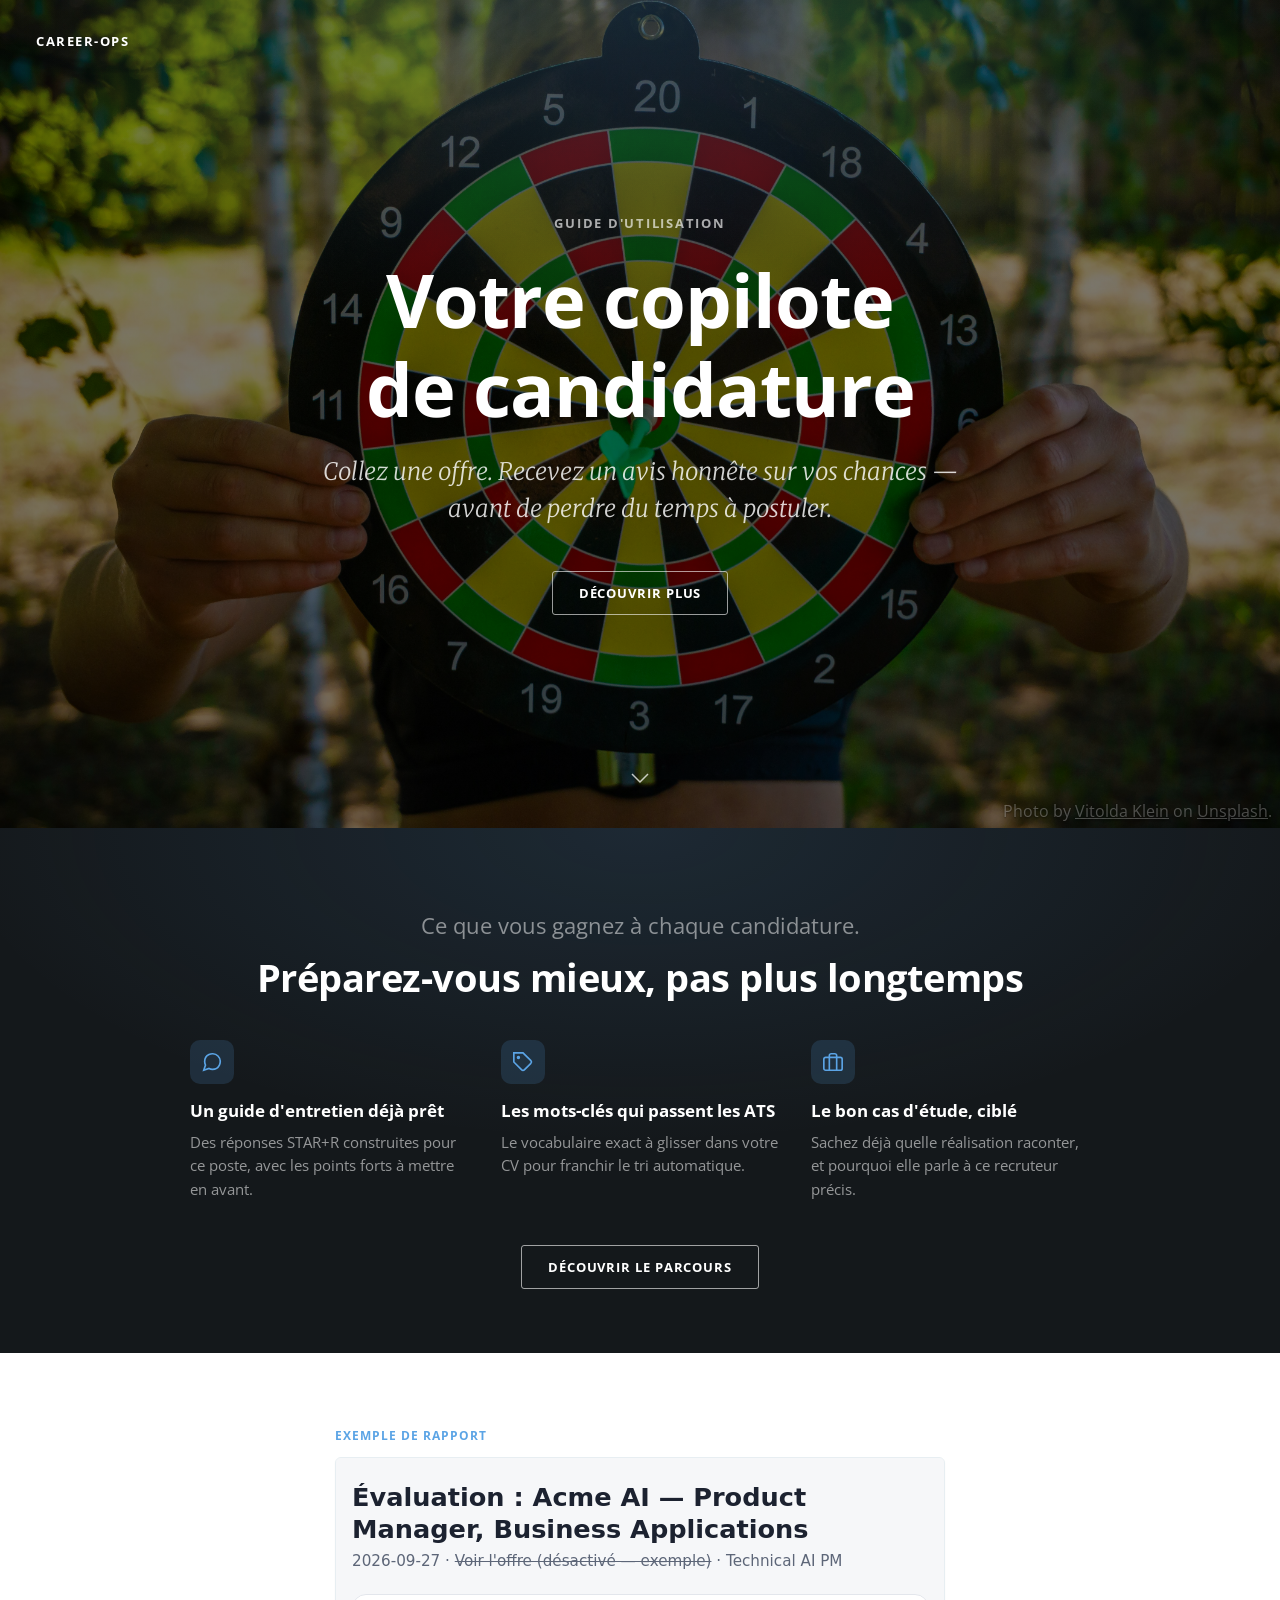
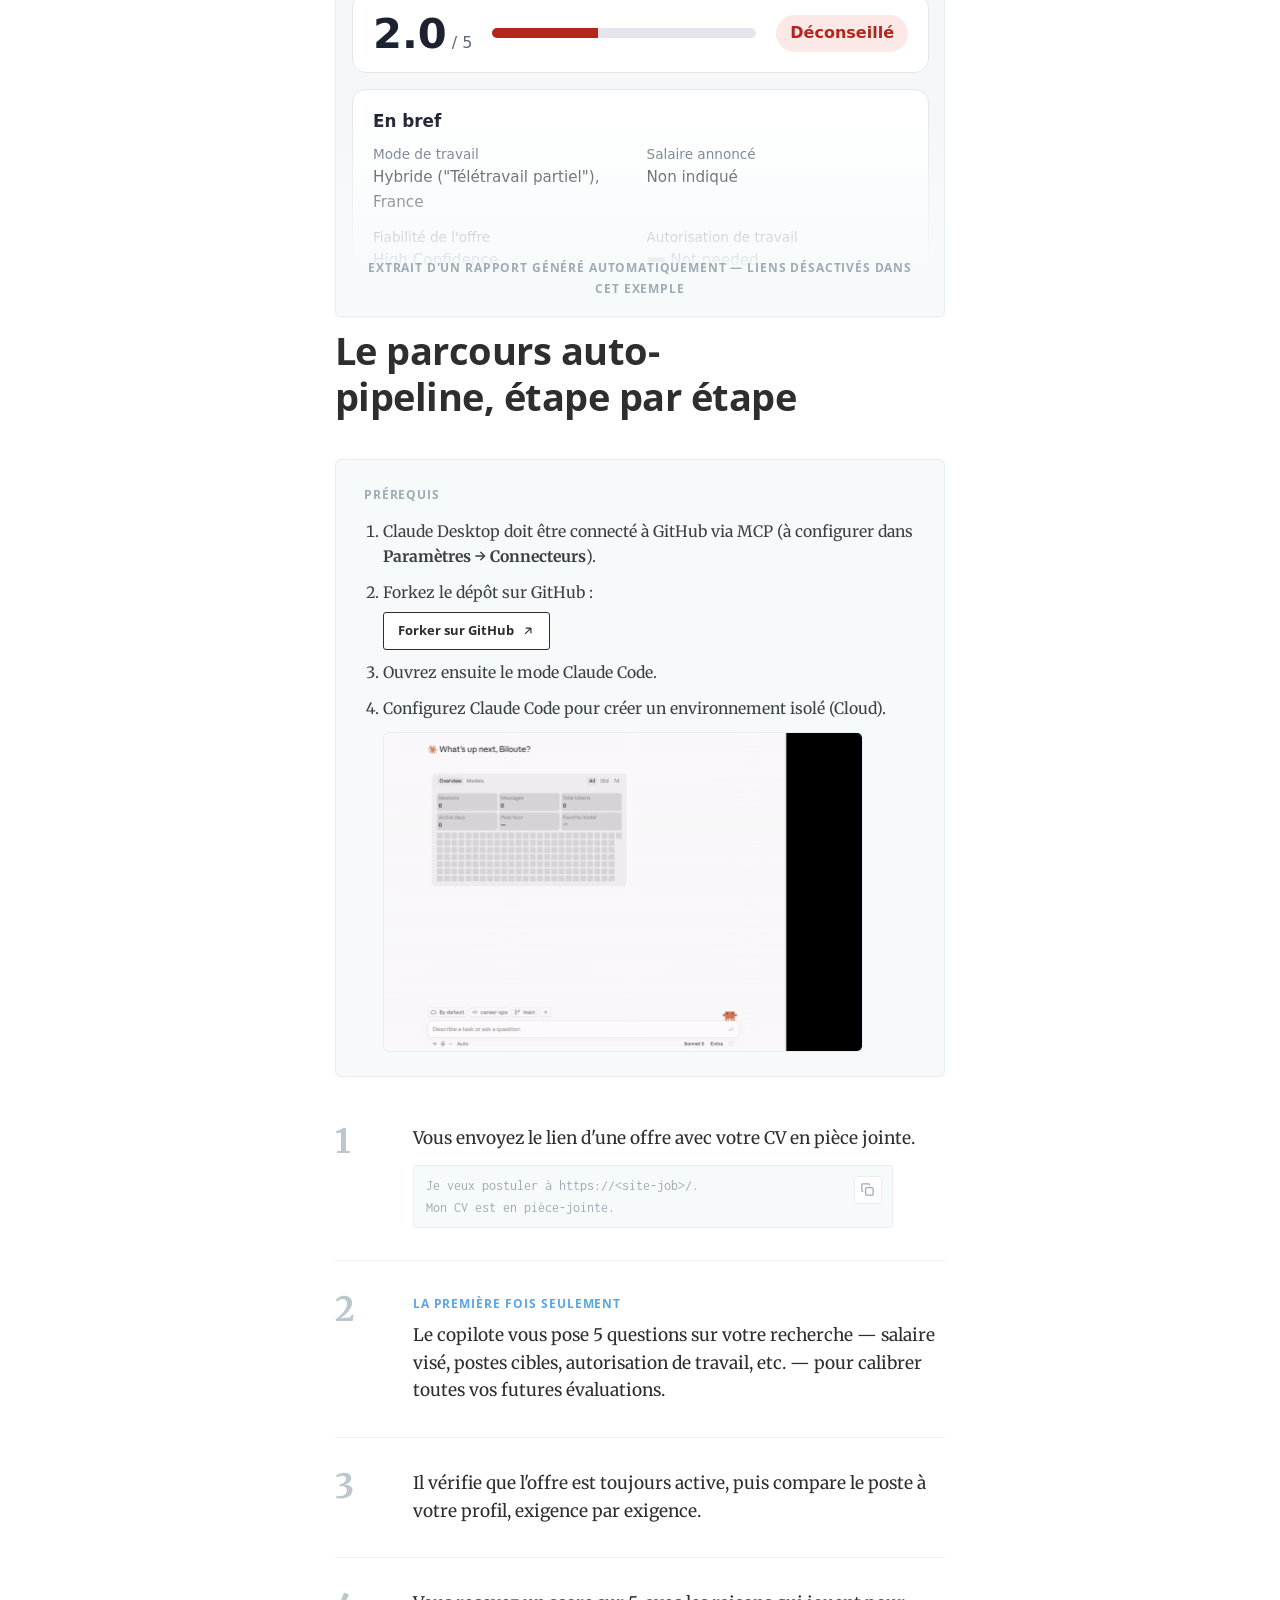
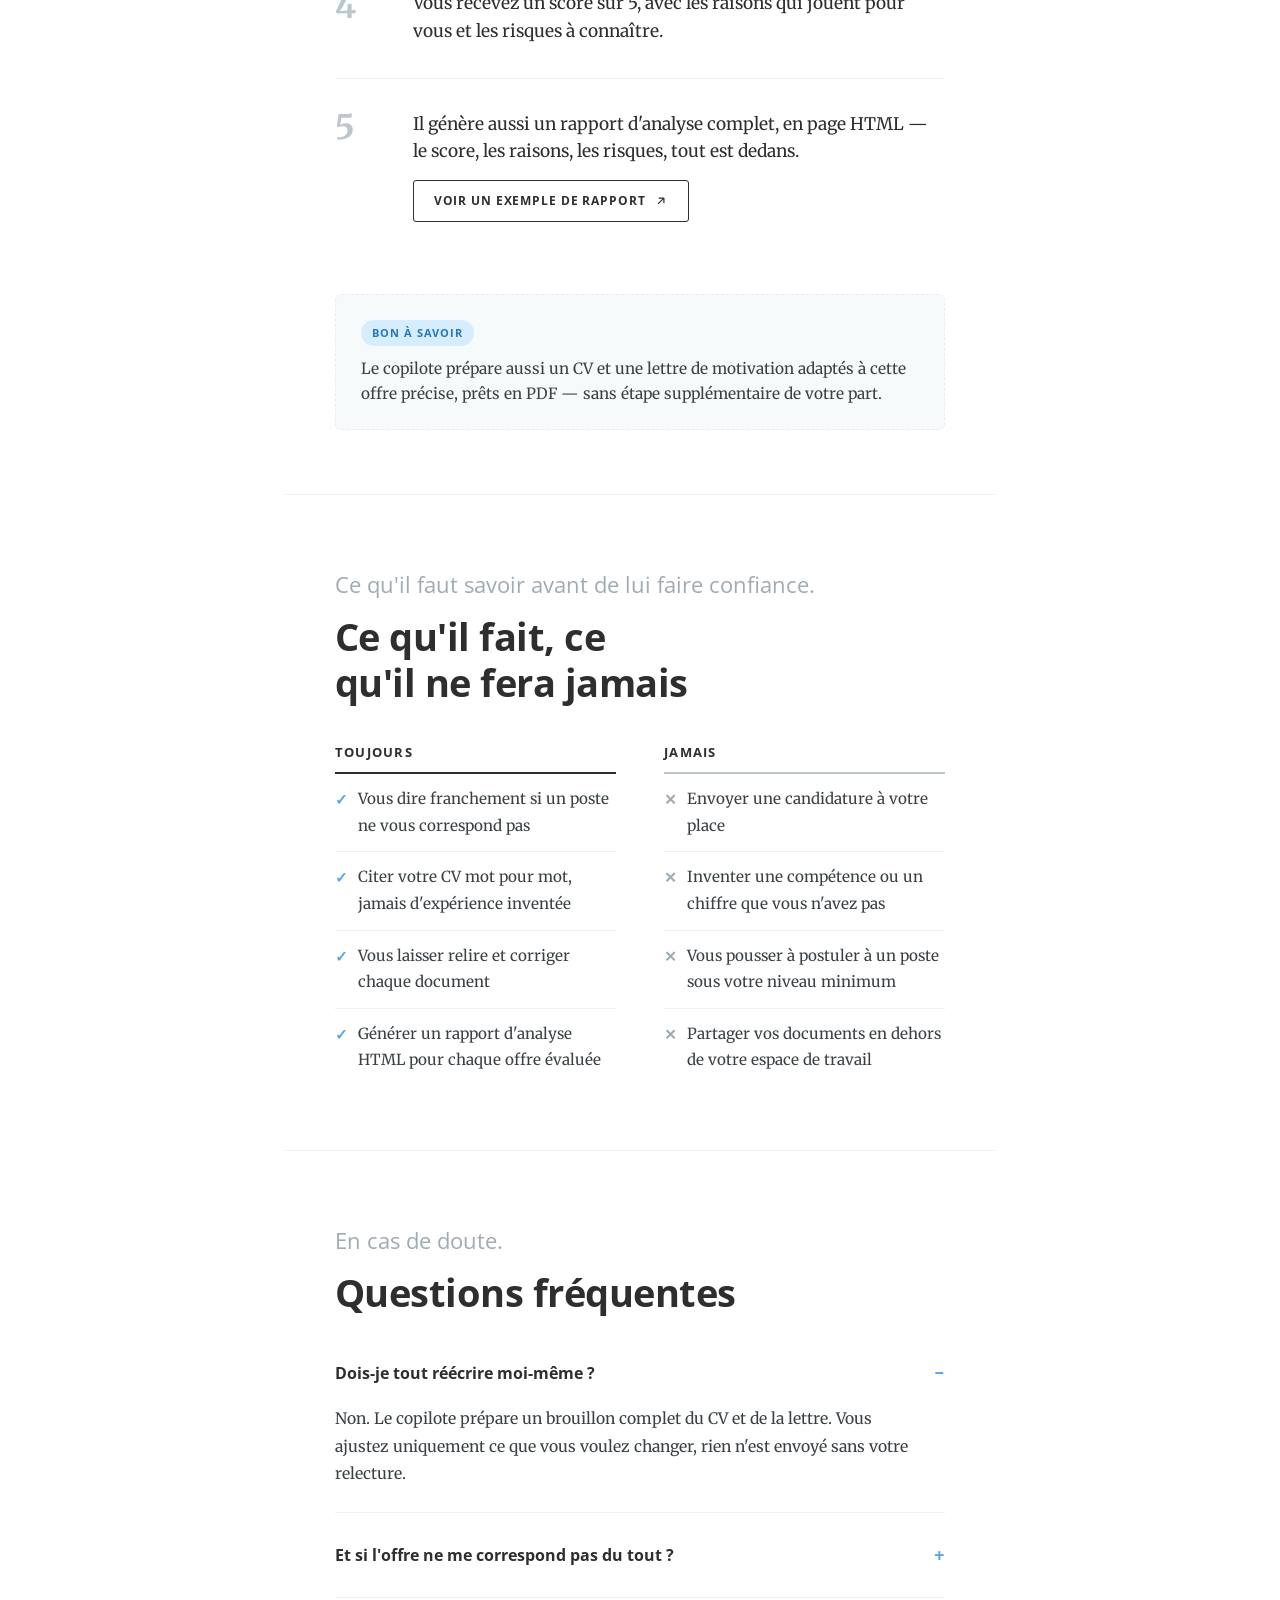
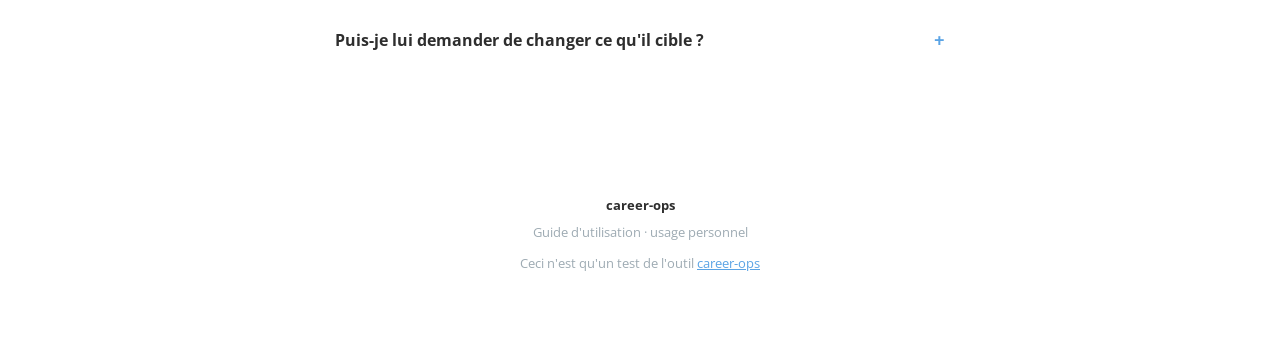
<file: index.html>
<!doctype html>
<html lang="fr">
<head>
<meta charset="utf-8">
<meta http-equiv="refresh" content="0; url=copilote-candidature.html">
<link rel="canonical" href="copilote-candidature.html">
<title>Redirection…</title>
<script>location.replace("copilote-candidature.html");</script>
</head>
<body>
<p>Redirection vers <a href="copilote-candidature.html">le copilote de candidature</a>…</p>
</body>
</html>
</file>
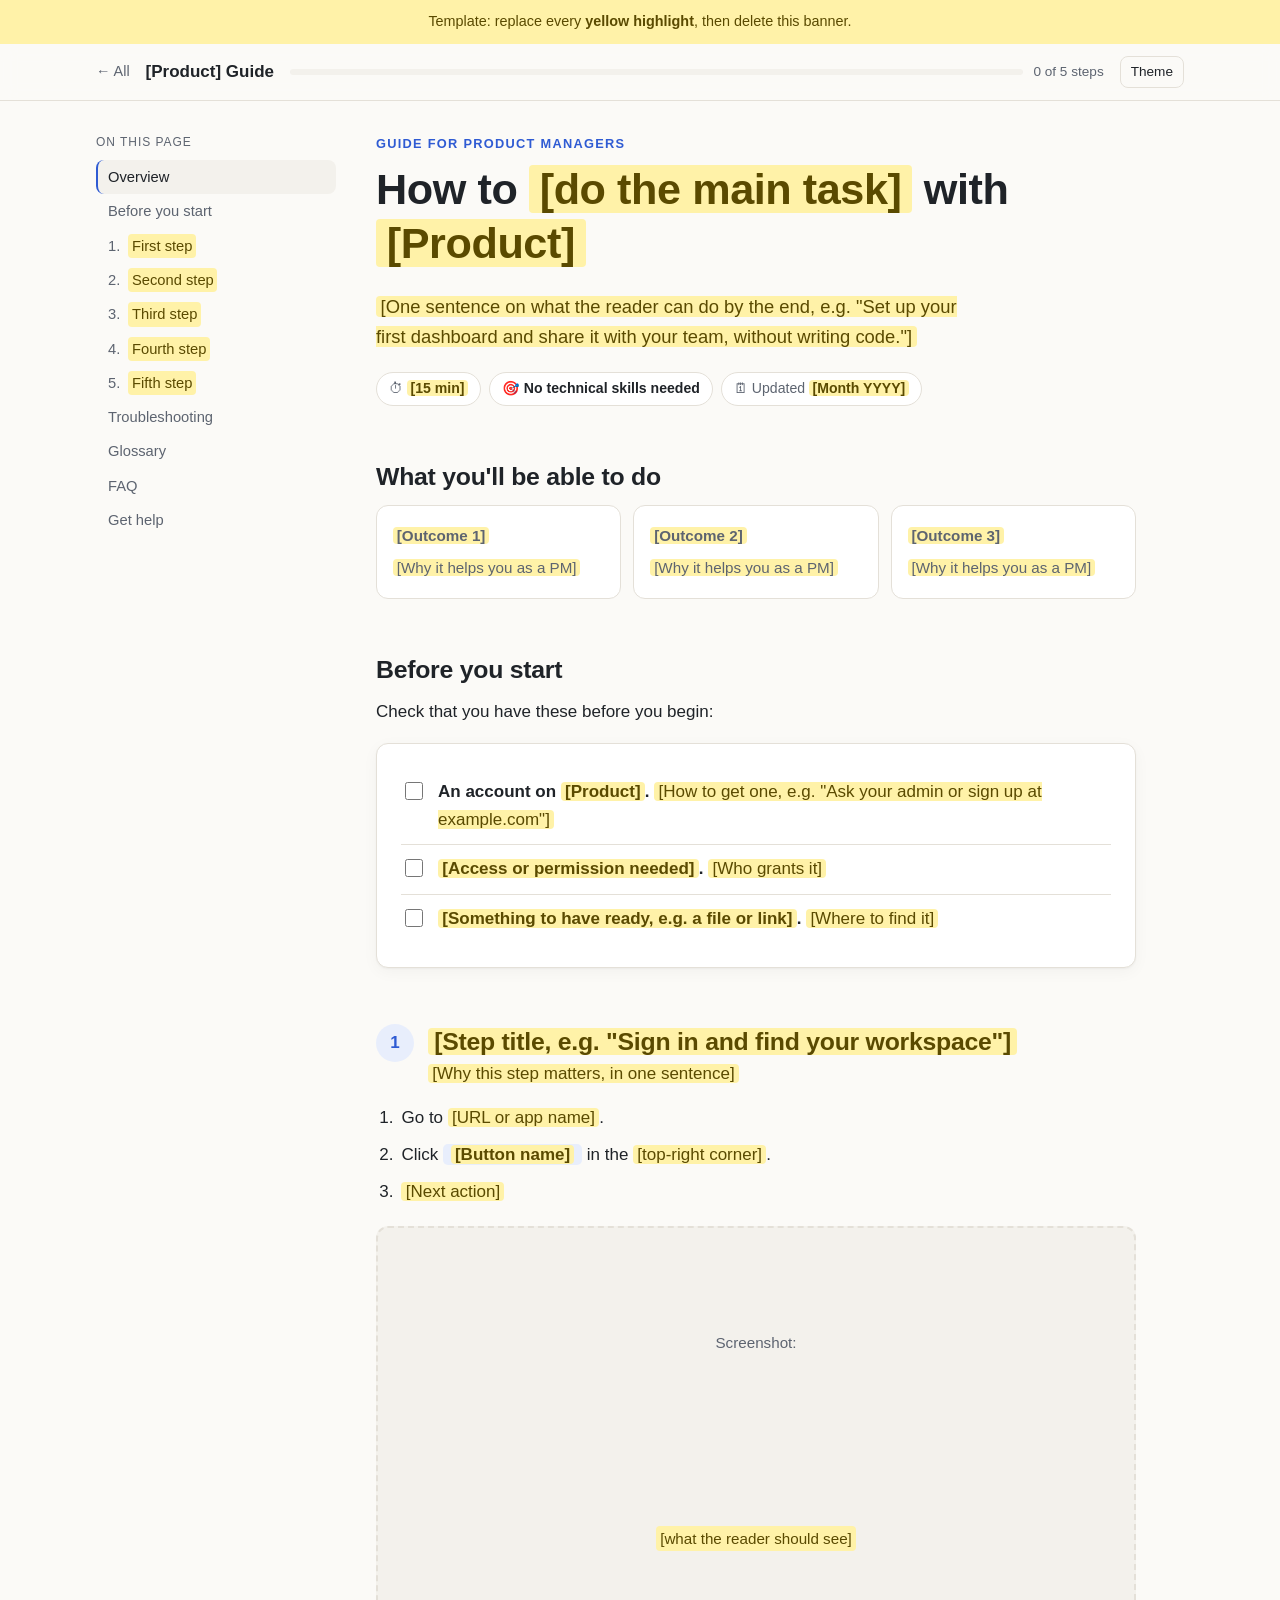
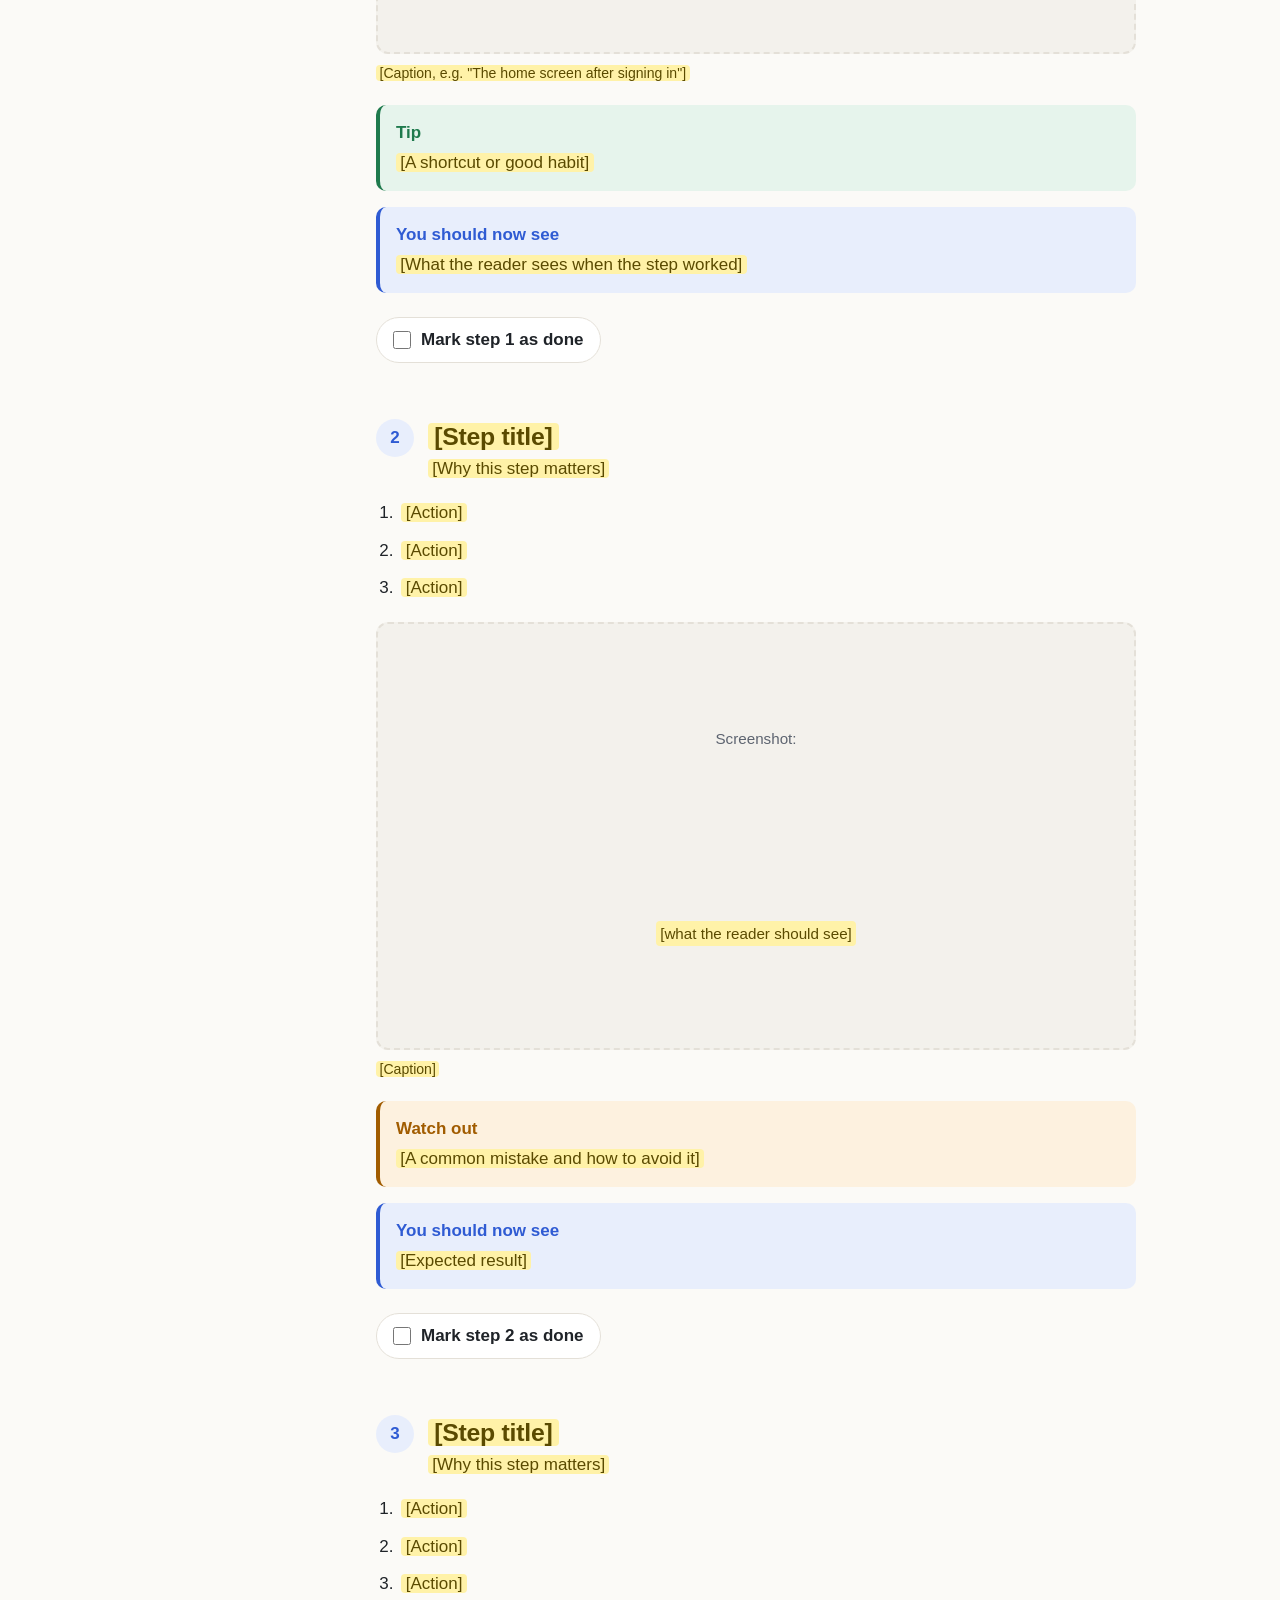
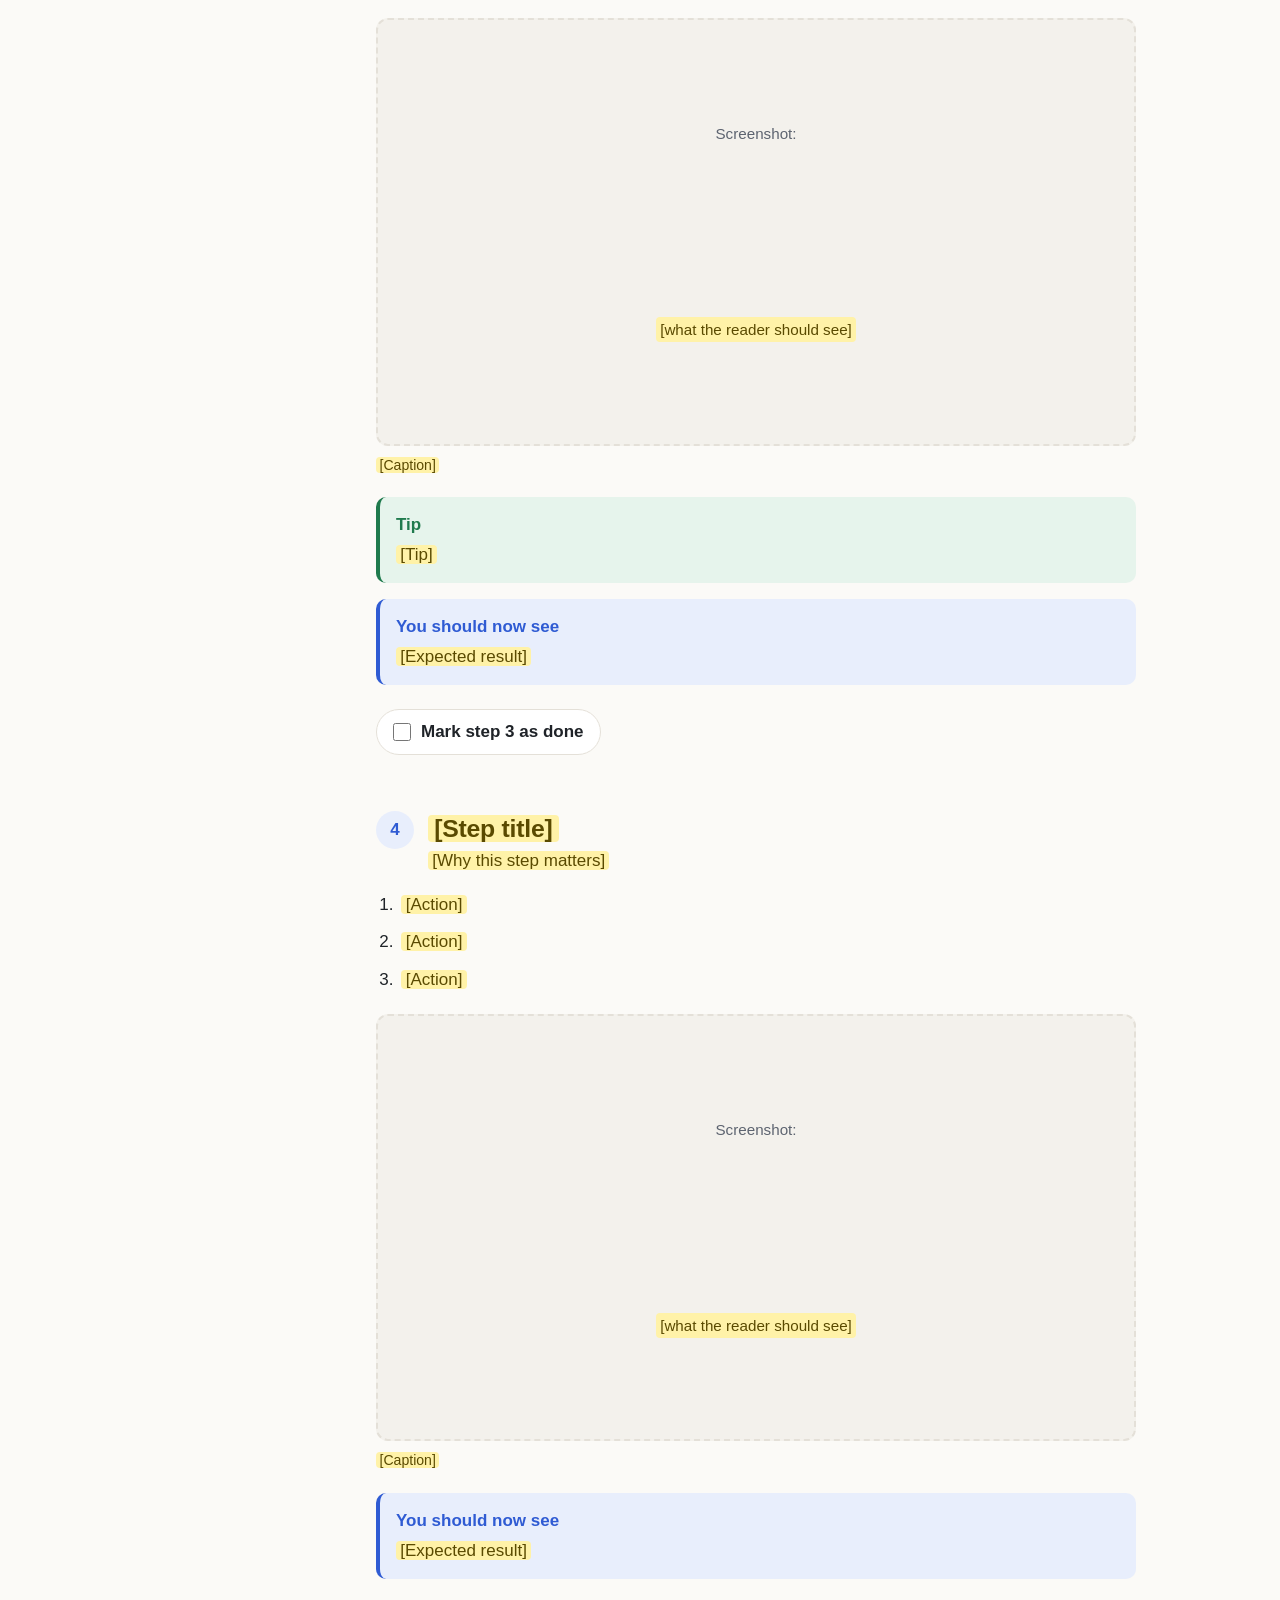
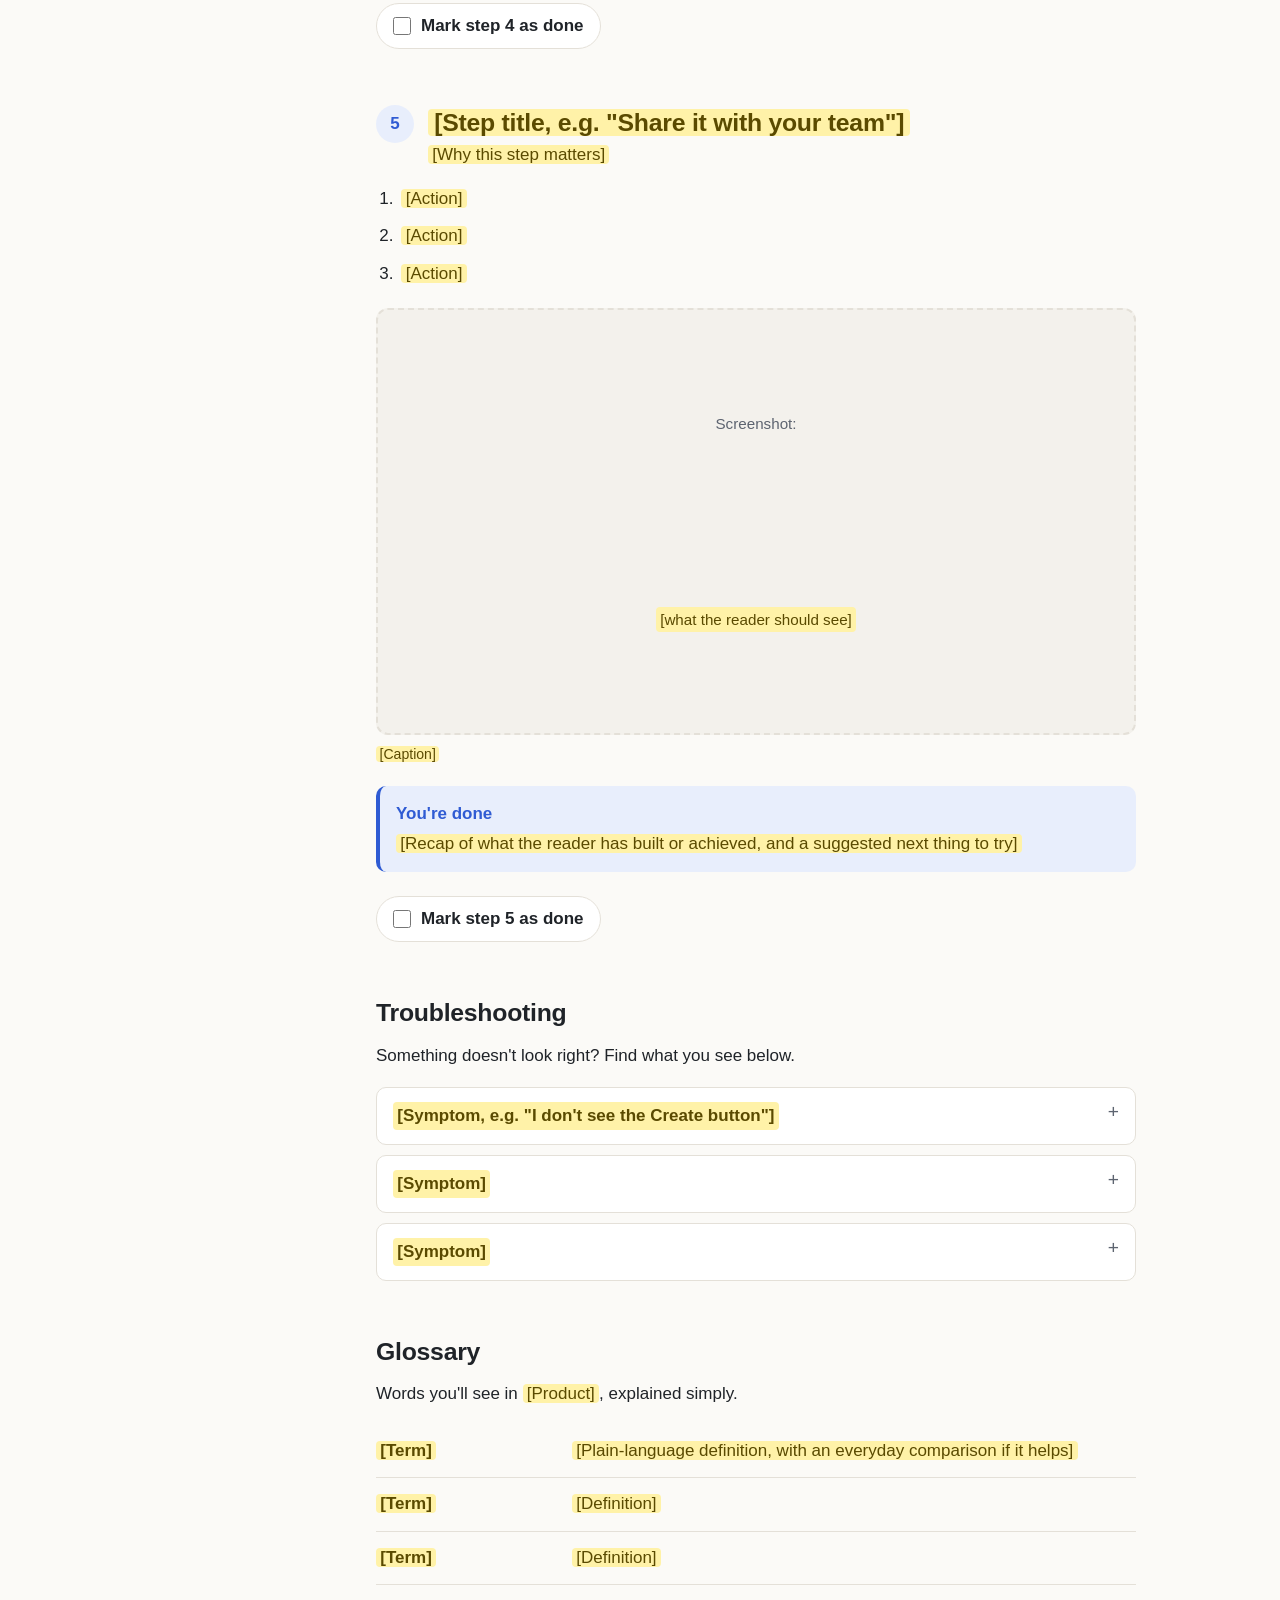
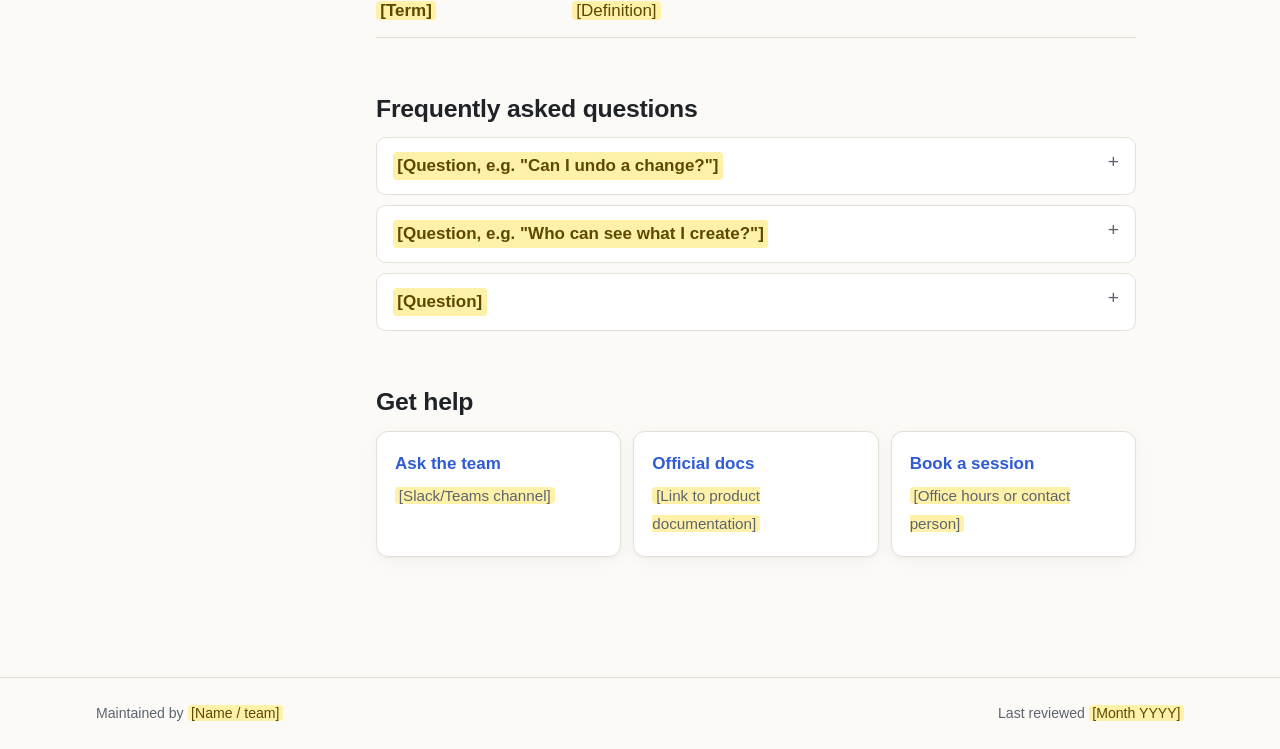
<file: _template.html>
<!doctype html>
<html lang="en">
<head>
<meta charset="utf-8">
<meta name="viewport" content="width=device-width, initial-scale=1">
<!-- EDIT: page title and description -->
<title>[Product] Guide for PMs</title>
<meta name="description" content="A step-by-step guide to [Product] for product managers. No technical background needed.">
<link rel="stylesheet" href="assets/css/theme.css">
</head>
<body>

<!-- EDIT: delete this banner once every yellow placeholder has been replaced -->
<div class="template-note">Template: replace every <strong>yellow highlight</strong>, then delete this banner.</div>

<header class="topbar">
  <div class="topbar-inner">
    <a class="back" href="./" aria-label="All tutorials">← All</a>
    <!-- EDIT: product name -->
    <a class="brand" href="#top">[Product] Guide</a>
    <div class="progress" aria-live="polite">
      <div class="progress-track"><div class="progress-bar" id="progressBar"></div></div>
      <span class="progress-label" id="progressLabel">0 of 5 steps</span>
    </div>
    <button class="theme-toggle" id="themeToggle" type="button" aria-label="Toggle dark mode">Theme</button>
  </div>
</header>

<div class="layout" id="top">

  <nav class="toc" aria-label="On this page">
    <p>On this page</p>
    <ol>
      <li><a href="#overview">Overview</a></li>
      <li><a href="#before">Before you start</a></li>
      <li><a href="#step-1">1. <span class="fill">First step</span></a></li>
      <li><a href="#step-2">2. <span class="fill">Second step</span></a></li>
      <li><a href="#step-3">3. <span class="fill">Third step</span></a></li>
      <li><a href="#step-4">4. <span class="fill">Fourth step</span></a></li>
      <li><a href="#step-5">5. <span class="fill">Fifth step</span></a></li>
      <li><a href="#troubleshooting">Troubleshooting</a></li>
      <li><a href="#glossary">Glossary</a></li>
      <li><a href="#faq">FAQ</a></li>
      <li><a href="#help">Get help</a></li>
    </ol>
  </nav>

  <main>

    <!-- ======================= OVERVIEW ======================= -->
    <section id="overview">
      <div class="eyebrow">Guide for product managers</div>
      <h1>How to <span class="fill">[do the main task]</span> with <span class="fill">[Product]</span></h1>
      <p class="lede"><span class="fill">[One sentence on what the reader can do by the end, e.g. "Set up your first dashboard and share it with your team, without writing code."]</span></p>
      <ul class="meta">
        <li>⏱ <strong><span class="fill">[15 min]</span></strong></li>
        <li>🎯 <strong>No technical skills needed</strong></li>
        <li>🗓 Updated <strong><span class="fill">[Month YYYY]</span></strong></li>
      </ul>
    </section>

    <section aria-labelledby="learn-title">
      <h2 id="learn-title">What you'll be able to do</h2>
      <ul class="goals">
        <li><strong><span class="fill">[Outcome 1]</span></strong><span><span class="fill">[Why it helps you as a PM]</span></span></li>
        <li><strong><span class="fill">[Outcome 2]</span></strong><span><span class="fill">[Why it helps you as a PM]</span></span></li>
        <li><strong><span class="fill">[Outcome 3]</span></strong><span><span class="fill">[Why it helps you as a PM]</span></span></li>
      </ul>
    </section>

    <!-- ======================= BEFORE YOU START ======================= -->
    <section id="before">
      <h2>Before you start</h2>
      <p>Check that you have these before you begin:</p>
      <div class="card">
        <ul class="checklist">
          <li><input type="checkbox" id="pre-1" data-persist><label for="pre-1"><strong>An account on <span class="fill">[Product]</span>.</strong> <span class="fill">[How to get one, e.g. "Ask your admin or sign up at example.com"]</span></label></li>
          <li><input type="checkbox" id="pre-2" data-persist><label for="pre-2"><strong><span class="fill">[Access or permission needed]</span>.</strong> <span class="fill">[Who grants it]</span></label></li>
          <li><input type="checkbox" id="pre-3" data-persist><label for="pre-3"><strong><span class="fill">[Something to have ready, e.g. a file or link]</span>.</strong> <span class="fill">[Where to find it]</span></label></li>
        </ul>
      </div>
    </section>

    <!-- ======================= STEPS =======================
         Each step has the same parts:
         title, why it matters, instructions, screenshot, tip or warning,
         expected result, and a "mark as done" checkbox.
         To add a step: copy a whole <section class="step">, give it the next id
         (step-6), and add a matching link in the table of contents at the top. -->

    <section class="step" id="step-1">
      <div class="step-head">
        <div class="step-num">1</div>
        <div>
          <h2><span class="fill">[Step title, e.g. "Sign in and find your workspace"]</span></h2>
          <p class="step-why"><span class="fill">[Why this step matters, in one sentence]</span></p>
        </div>
      </div>
      <ol class="instructions">
        <li>Go to <span class="fill">[URL or app name]</span>.</li>
        <li>Click <span class="btn-label"><span class="fill">[Button name]</span></span> in the <span class="fill">[top-right corner]</span>.</li>
        <li><span class="fill">[Next action]</span></li>
      </ol>
      <figure>
        <!-- EDIT: replace this <div class="shot"> with <img src="images/step-1.png" alt="Describe the screenshot"> -->
        <div class="shot">Screenshot: <span class="fill">[what the reader should see]</span></div>
        <figcaption><span class="fill">[Caption, e.g. "The home screen after signing in"]</span></figcaption>
      </figure>
      <div class="callout tip">
        <span class="callout-title">Tip</span>
        <p><span class="fill">[A shortcut or good habit]</span></p>
      </div>
      <div class="callout result">
        <span class="callout-title">You should now see</span>
        <p><span class="fill">[What the reader sees when the step worked]</span></p>
      </div>
      <label class="done-toggle"><input type="checkbox" data-step="step-1"> Mark step 1 as done</label>
    </section>

    <section class="step" id="step-2">
      <div class="step-head">
        <div class="step-num">2</div>
        <div>
          <h2><span class="fill">[Step title]</span></h2>
          <p class="step-why"><span class="fill">[Why this step matters]</span></p>
        </div>
      </div>
      <ol class="instructions">
        <li><span class="fill">[Action]</span></li>
        <li><span class="fill">[Action]</span></li>
        <li><span class="fill">[Action]</span></li>
      </ol>
      <figure>
        <div class="shot">Screenshot: <span class="fill">[what the reader should see]</span></div>
        <figcaption><span class="fill">[Caption]</span></figcaption>
      </figure>
      <div class="callout warn">
        <span class="callout-title">Watch out</span>
        <p><span class="fill">[A common mistake and how to avoid it]</span></p>
      </div>
      <div class="callout result">
        <span class="callout-title">You should now see</span>
        <p><span class="fill">[Expected result]</span></p>
      </div>
      <label class="done-toggle"><input type="checkbox" data-step="step-2"> Mark step 2 as done</label>
    </section>

    <section class="step" id="step-3">
      <div class="step-head">
        <div class="step-num">3</div>
        <div>
          <h2><span class="fill">[Step title]</span></h2>
          <p class="step-why"><span class="fill">[Why this step matters]</span></p>
        </div>
      </div>
      <ol class="instructions">
        <li><span class="fill">[Action]</span></li>
        <li><span class="fill">[Action]</span></li>
        <li><span class="fill">[Action]</span></li>
      </ol>
      <figure>
        <div class="shot">Screenshot: <span class="fill">[what the reader should see]</span></div>
        <figcaption><span class="fill">[Caption]</span></figcaption>
      </figure>
      <div class="callout tip">
        <span class="callout-title">Tip</span>
        <p><span class="fill">[Tip]</span></p>
      </div>
      <div class="callout result">
        <span class="callout-title">You should now see</span>
        <p><span class="fill">[Expected result]</span></p>
      </div>
      <label class="done-toggle"><input type="checkbox" data-step="step-3"> Mark step 3 as done</label>
    </section>

    <section class="step" id="step-4">
      <div class="step-head">
        <div class="step-num">4</div>
        <div>
          <h2><span class="fill">[Step title]</span></h2>
          <p class="step-why"><span class="fill">[Why this step matters]</span></p>
        </div>
      </div>
      <ol class="instructions">
        <li><span class="fill">[Action]</span></li>
        <li><span class="fill">[Action]</span></li>
        <li><span class="fill">[Action]</span></li>
      </ol>
      <figure>
        <div class="shot">Screenshot: <span class="fill">[what the reader should see]</span></div>
        <figcaption><span class="fill">[Caption]</span></figcaption>
      </figure>
      <div class="callout result">
        <span class="callout-title">You should now see</span>
        <p><span class="fill">[Expected result]</span></p>
      </div>
      <label class="done-toggle"><input type="checkbox" data-step="step-4"> Mark step 4 as done</label>
    </section>

    <section class="step" id="step-5">
      <div class="step-head">
        <div class="step-num">5</div>
        <div>
          <h2><span class="fill">[Step title, e.g. "Share it with your team"]</span></h2>
          <p class="step-why"><span class="fill">[Why this step matters]</span></p>
        </div>
      </div>
      <ol class="instructions">
        <li><span class="fill">[Action]</span></li>
        <li><span class="fill">[Action]</span></li>
        <li><span class="fill">[Action]</span></li>
      </ol>
      <figure>
        <div class="shot">Screenshot: <span class="fill">[what the reader should see]</span></div>
        <figcaption><span class="fill">[Caption]</span></figcaption>
      </figure>
      <div class="callout result">
        <span class="callout-title">You're done</span>
        <p><span class="fill">[Recap of what the reader has built or achieved, and a suggested next thing to try]</span></p>
      </div>
      <label class="done-toggle"><input type="checkbox" data-step="step-5"> Mark step 5 as done</label>
    </section>

    <!-- ======================= TROUBLESHOOTING ======================= -->
    <section id="troubleshooting">
      <h2>Troubleshooting</h2>
      <p>Something doesn't look right? Find what you see below.</p>
      <details>
        <summary><span class="fill">[Symptom, e.g. "I don't see the Create button"]</span></summary>
        <div><span class="fill">[Likely cause and the fix, in plain words]</span></div>
      </details>
      <details>
        <summary><span class="fill">[Symptom]</span></summary>
        <div><span class="fill">[Cause and fix]</span></div>
      </details>
      <details>
        <summary><span class="fill">[Symptom]</span></summary>
        <div><span class="fill">[Cause and fix]</span></div>
      </details>
    </section>

    <!-- ======================= GLOSSARY ======================= -->
    <section id="glossary">
      <h2>Glossary</h2>
      <p>Words you'll see in <span class="fill">[Product]</span>, explained simply.</p>
      <dl>
        <div><dt><span class="fill">[Term]</span></dt><dd><span class="fill">[Plain-language definition, with an everyday comparison if it helps]</span></dd></div>
        <div><dt><span class="fill">[Term]</span></dt><dd><span class="fill">[Definition]</span></dd></div>
        <div><dt><span class="fill">[Term]</span></dt><dd><span class="fill">[Definition]</span></dd></div>
        <div><dt><span class="fill">[Term]</span></dt><dd><span class="fill">[Definition]</span></dd></div>
      </dl>
    </section>

    <!-- ======================= FAQ ======================= -->
    <section id="faq">
      <h2>Frequently asked questions</h2>
      <details>
        <summary><span class="fill">[Question, e.g. "Can I undo a change?"]</span></summary>
        <div><span class="fill">[Answer]</span></div>
      </details>
      <details>
        <summary><span class="fill">[Question, e.g. "Who can see what I create?"]</span></summary>
        <div><span class="fill">[Answer]</span></div>
      </details>
      <details>
        <summary><span class="fill">[Question]</span></summary>
        <div><span class="fill">[Answer]</span></div>
      </details>
    </section>

    <!-- ======================= HELP ======================= -->
    <section id="help">
      <h2>Get help</h2>
      <div class="help-grid">
        <!-- EDIT: replace each href="#" with a real link -->
        <a href="#"><div class="card"><strong>Ask the team</strong><span><span class="fill">[Slack/Teams channel]</span></span></div></a>
        <a href="#"><div class="card"><strong>Official docs</strong><span><span class="fill">[Link to product documentation]</span></span></div></a>
        <a href="#"><div class="card"><strong>Book a session</strong><span><span class="fill">[Office hours or contact person]</span></span></div></a>
      </div>
    </section>

  </main>
</div>

<footer>
  <div class="inner">
    <!-- EDIT: owner and contact -->
    <span>Maintained by <span class="fill">[Name / team]</span></span>
    <span>Last reviewed <span class="fill">[Month YYYY]</span></span>
  </div>
</footer>

<script src="assets/js/tutorial.js"></script>
</body>
</html>
</file>
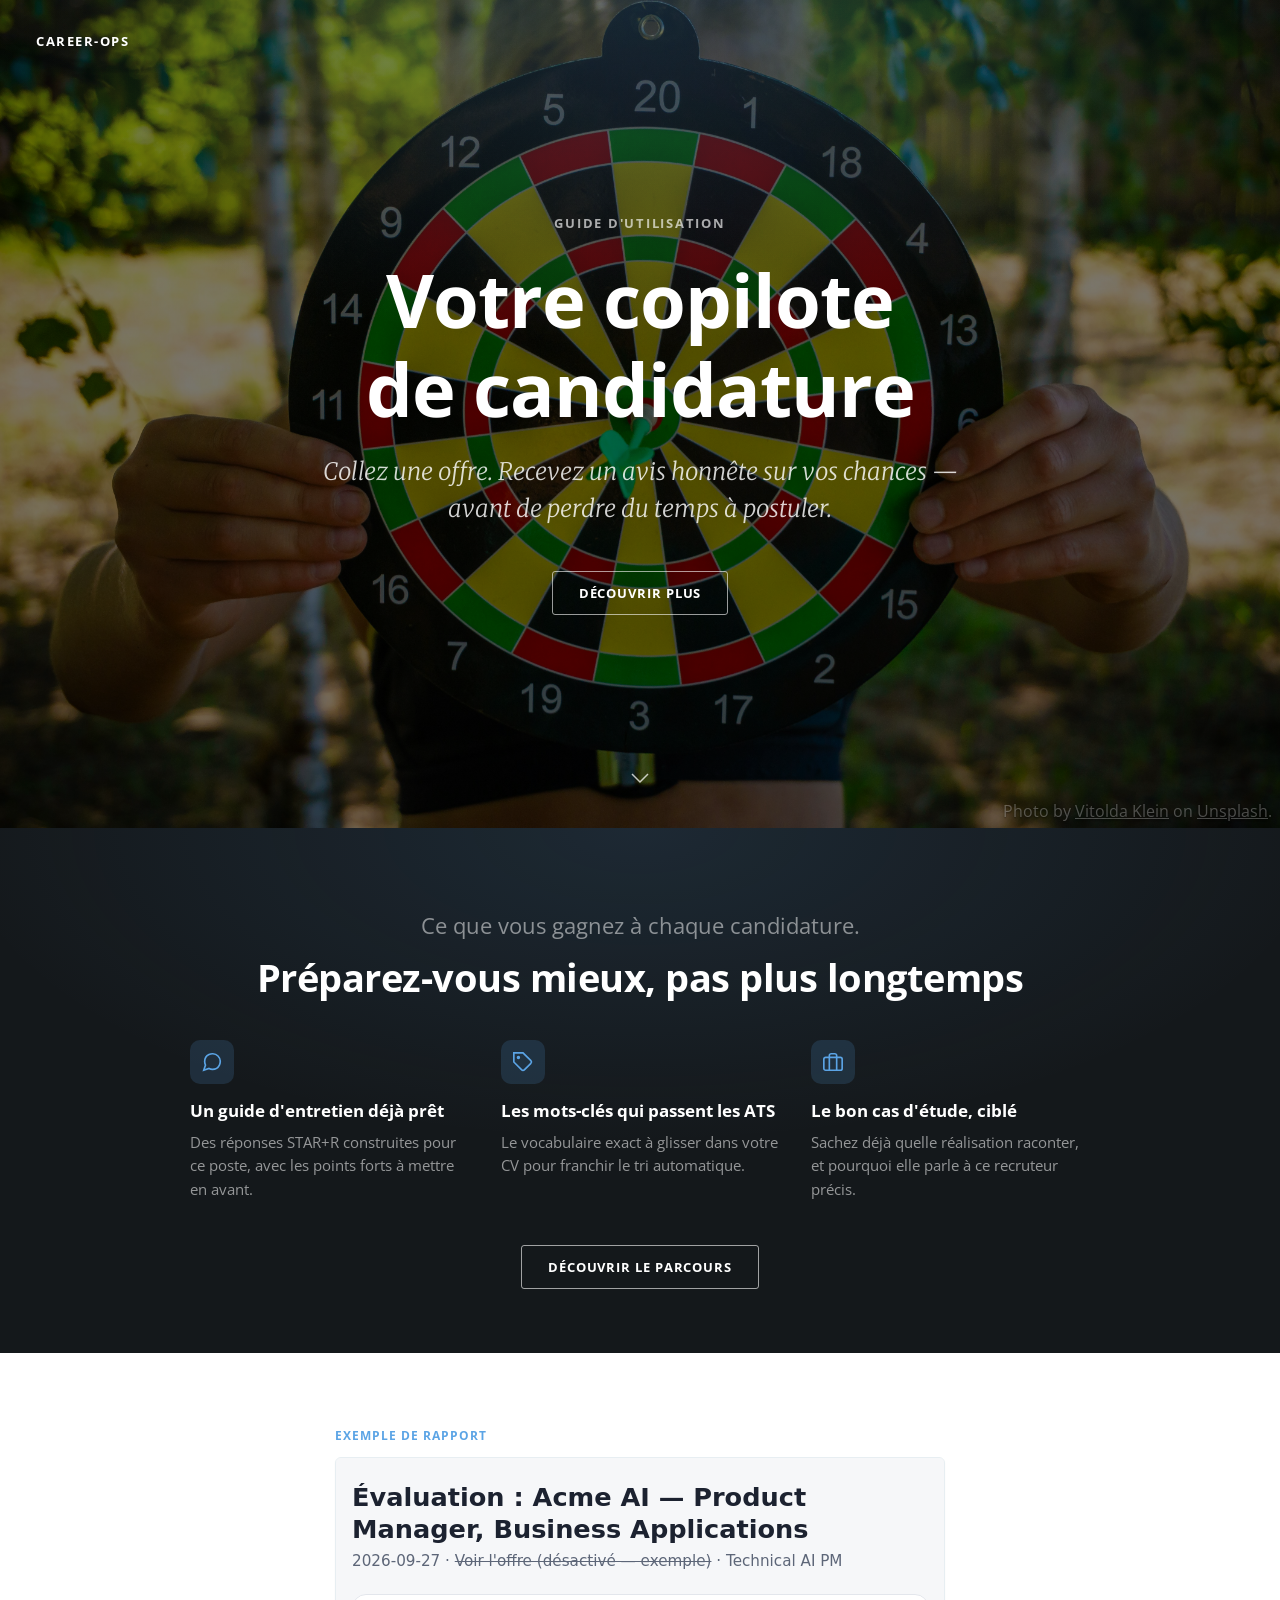
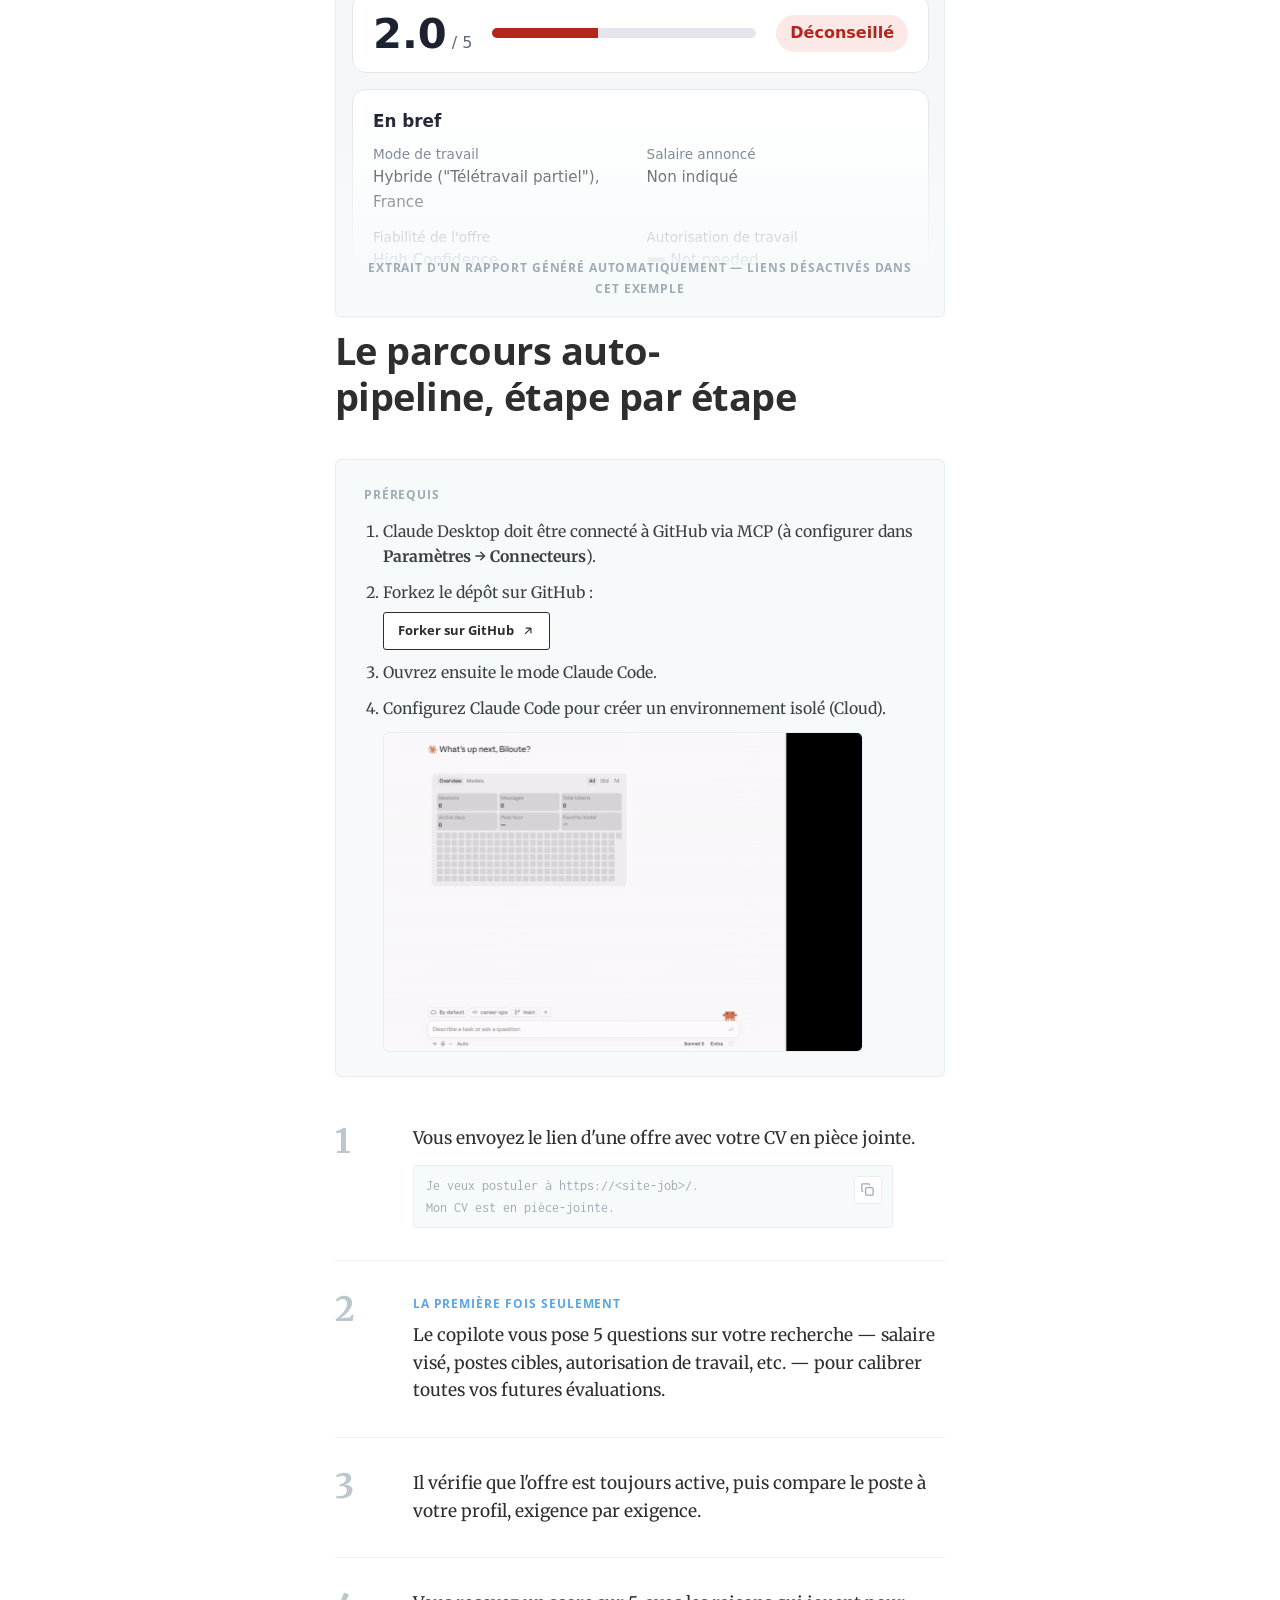
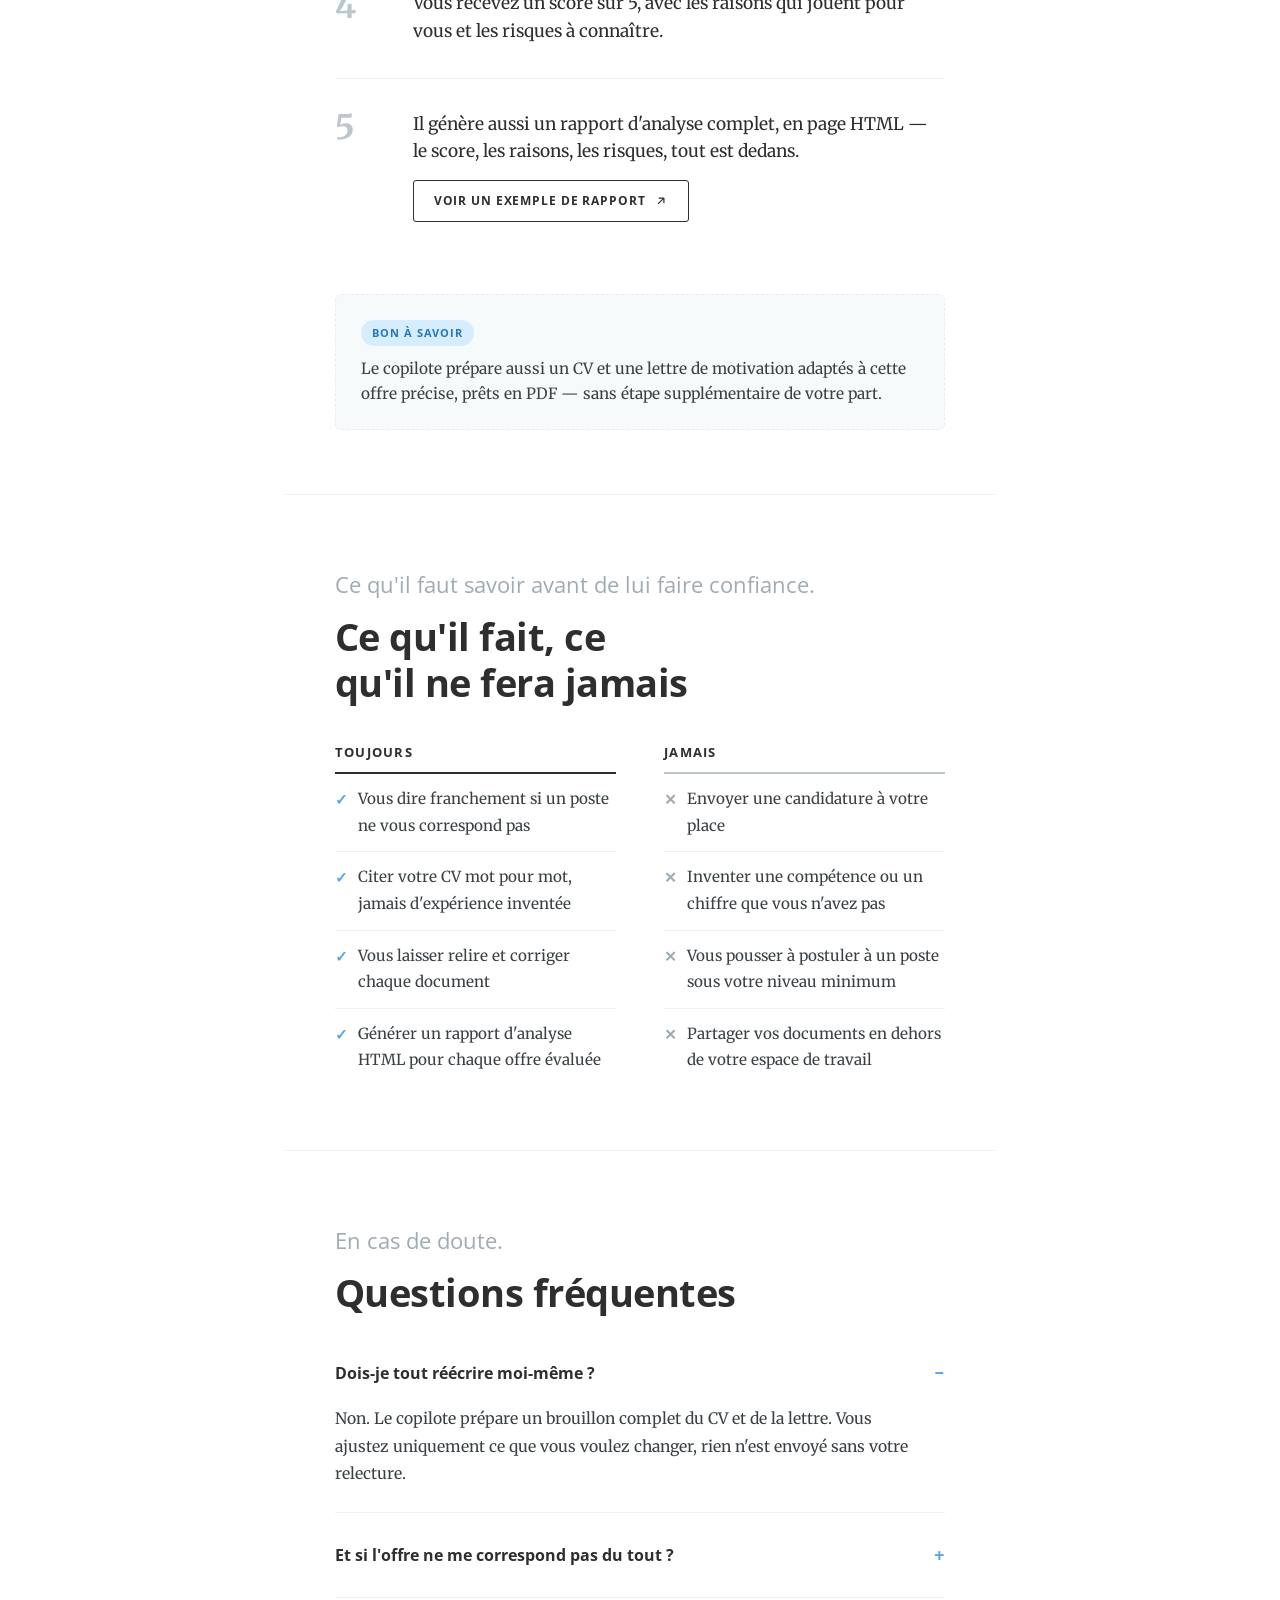
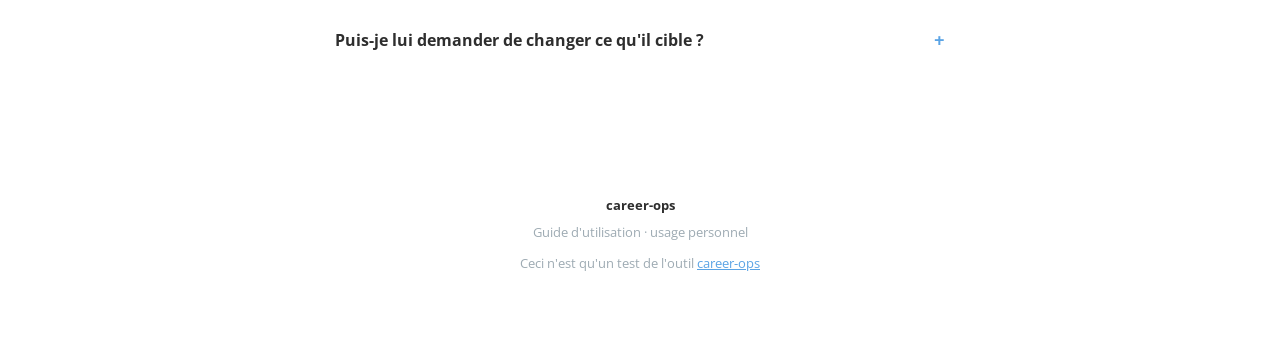
<file: copilote-candidature.html>
<!doctype html>
<html lang="fr">
<head>
<meta charset="utf-8">
<meta name="viewport" content="width=device-width, initial-scale=1">
<title>Votre copilote de candidature</title>
<meta name="description" content="Guide d'utilisation du copilote de candidature career-ops : collez une offre, recevez un avis honnête sur vos chances avant de postuler.">
<link rel="preconnect" href="https://fonts.googleapis.com">
<link rel="preconnect" href="https://fonts.gstatic.com" crossorigin>
<link href="https://fonts.googleapis.com/css2?family=Merriweather:ital,wght@0,300;0,400;0,700;1,300;1,400&family=Open+Sans:wght@400;700&family=Inconsolata:wght@500;600&display=swap" rel="stylesheet">
<style>
  :root {
    --ink: #3a4145;
    --ink-strong: #2e2e2e;
    --black: #111111;
    --muted: #9eabb3;
    --muted-2: #bbc7cc;
    --line: #ebf2f6;
    --line-2: #e7eef2;
    --paper: #f7fafb;
    --surface: #ffffff;
    --accent: #5ba4e5;
    --accent-tint: #d6edff;
    color-scheme: light;
  }

  * { box-sizing: border-box; }
  body {
    margin: 0;
    background: var(--surface);
    color: var(--ink);
    font-family: "Merriweather", Georgia, serif;
    font-size: 16px;
    line-height: 1.75;
    -webkit-font-smoothing: antialiased;
  }
  .sans { font-family: "Open Sans", -apple-system, "Segoe UI", sans-serif; }
  .mono { font-family: "Inconsolata", ui-monospace, SFMono-Regular, monospace; }
  a { color: inherit; }

  h1, h2, h3 { color: var(--ink-strong); line-height: 1.2; text-wrap: balance; margin: 0; }

  /* ================= Hero ================= */
  .main-header {
    position: relative;
    min-height: 92vh;
    display: flex;
    flex-direction: column;
    justify-content: center;
    align-items: center;
    text-align: center;
    padding: 0 24px;
    background-color: #14181b;
    background-image:
      radial-gradient(ellipse 90% 70% at 50% 0%, rgba(91,164,229,.22), transparent 60%),
      linear-gradient(rgba(0,0,0,.5), rgba(0,0,0,.55)),
      url(assets/images/background1.jpg);
    background-repeat: no-repeat;
    background-position: center center;
    background-size: cover;
    color: #fff;
    overflow: hidden;
  }

  .cover-credit {
    position: absolute;
    z-index: 100;
    right: 8px;
    bottom: 6px;
    margin: 0;
    font-size: 1rem;
    line-height: 1.4;
    font-family: "Open Sans", sans-serif;
    color: rgba(255,255,255,.28);
    text-shadow: 0 1px 2px rgba(0,0,0,.5);
  }
  .cover-credit a { color: inherit; text-decoration: underline; }
  .cover-credit a:hover { color: rgba(255,255,255,.7); }

  .main-nav {
    position: absolute;
    top: 0; left: 0; right: 0;
    display: flex;
    align-items: center;
    justify-content: space-between;
    padding: 30px 36px;
    z-index: 3;
  }
  .brand-mark {
    font-family: "Open Sans", sans-serif;
    font-weight: 700;
    font-size: 13px;
    letter-spacing: .12em;
    text-transform: uppercase;
    color: #fff;
    text-decoration: none;
  }
  .hero-inner { position: relative; z-index: 2; width: 100%; max-width: 720px; }
  .eyebrow {
    font-family: "Open Sans", sans-serif;
    font-size: 12.5px; font-weight: 700; letter-spacing: .14em; text-transform: uppercase;
    color: rgba(255,255,255,.65);
    margin-bottom: 22px;
    animation: fadeDown .6s .1s both;
  }
  .page-title {
    font-family: "Open Sans", sans-serif;
    font-weight: 700;
    font-size: clamp(2.2rem, 6.5vw, 4.6rem);
    letter-spacing: -1px;
    color: #fff;
    animation: fadeDown .7s .2s both;
  }
  .page-description {
    font-family: "Merriweather", serif;
    font-weight: 300;
    font-style: italic;
    font-size: clamp(1.15rem, 2.4vw, 1.5rem);
    line-height: 1.55;
    color: rgba(255,255,255,.82);
    max-width: 46ch;
    margin: 20px auto 0;
    animation: fadeDown .9s .3s both;
  }
  .header-button {
    display: inline-block;
    margin-top: 2.75rem;
    padding: 0 26px;
    height: 44px;
    line-height: 42px;
    font-family: "Open Sans", sans-serif;
    font-size: 13px;
    font-weight: 700;
    letter-spacing: .07em;
    text-transform: uppercase;
    color: #fff;
    text-decoration: none;
    border: 1px solid rgba(255,255,255,.6);
    border-radius: 3px;
    transition: all .2s ease;
    animation: fadeDown 1s .4s both, ctaSlideDown 2.6s 1.4s ease-in-out infinite;
  }
  .header-button:hover { color: #222; background: #fff; border-color: #fff; }

  .scroll-down {
    position: absolute;
    z-index: 3;
    bottom: 34px; left: 50%;
    transform: translateX(-50%);
    width: 32px; height: 32px;
    color: rgba(255,255,255,.75);
    animation: arrowSlideDown 4.2s ease-in-out infinite;
  }
  .scroll-down:hover { color: #fff; }

  @keyframes fadeDown { from { opacity: 0; transform: translateY(-14px); } to { opacity: 1; transform: translateY(0); } }
  @keyframes ctaSlideDown { 0%, 100% { transform: translateY(0); } 50% { transform: translateY(8px); } }
  @keyframes arrowSlideDown { 0%, 100% { transform: translateX(-50%) translateY(0); } 50% { transform: translateX(-50%) translateY(8px); } }
  @media (prefers-reduced-motion: reduce) {
    .eyebrow, .page-title, .page-description, .header-button { animation: none; }
    .scroll-down { animation: none; }
  }

  .site-wrapper {
    position: relative;
    background: var(--surface);
  }

  /* ================= Content rhythm (post-style) ================= */
  .inner { width: 86%; max-width: 710px; margin: 0 auto; }

  section.block {
    width: 86%; max-width: 710px; margin: 4.5rem auto 0;
    padding-bottom: 4rem;
    border-bottom: var(--line) 1px solid;
  }
  section.block:last-of-type { border-bottom: none; }

  .kicker {
    font-family: "Open Sans", sans-serif;
    font-size: 1.4rem; line-height: 1.6;
    color: var(--muted);
    margin: 1.5rem 0 0;
  }
  h2.block-title {
    font-family: "Open Sans", sans-serif;
    font-weight: 700;
    font-size: clamp(1.7rem, 3.5vw, 2.4rem);
    letter-spacing: -.5px;
    margin-top: 10px;
  }

  /* ================= Report preview widget ================= */
  .widget-label {
    display: block;
    font-family: "Open Sans", sans-serif;
    font-size: .78rem;
    font-weight: 700;
    letter-spacing: .08em;
    text-transform: uppercase;
    color: var(--accent);
    margin: 0;
  }
  .report-widget {
    position: relative;
    margin-top: .6rem;
    height: 460px;
    overflow: hidden;
    border: 1px solid var(--line-2);
    border-radius: 6px;
    background: var(--paper);
    box-shadow: 0 1px 2px rgba(20,20,20,.04);
  }
  .report-widget iframe {
    display: block;
    width: 100%;
    height: 100%;
    border: 0;
    pointer-events: none;
  }
  .report-widget::after {
    content: "";
    position: absolute;
    left: 0; right: 0; bottom: 0;
    height: 200px;
    background: linear-gradient(to bottom, rgba(247,250,251,0), var(--paper) 78%);
    pointer-events: none;
  }
  .report-widget-cta {
    position: absolute;
    left: 0; right: 0; bottom: 16px;
    z-index: 2;
    padding: 0 20px;
    text-align: center;
    font-family: "Open Sans", sans-serif;
    font-size: .76rem;
    font-weight: 700;
    letter-spacing: .07em;
    text-transform: uppercase;
    color: var(--muted);
  }

  .callout {
    margin-top: 2.5rem;
    display: flex; gap: 14px;
    border-left: 3px solid var(--accent);
    padding: 4px 0 4px 18px;
  }
  .callout svg { flex: none; margin-top: 3px; color: var(--accent); }
  .callout .t { font-family: "Open Sans", sans-serif; font-weight: 700; font-size: .95rem; margin-bottom: 3px; color: var(--ink-strong); }
  .callout .d { color: var(--muted); font-size: .92rem; font-family: "Open Sans", sans-serif; }

  .prereq {
    margin-top: 2.5rem;
    background: var(--paper);
    border: 1px solid var(--line-2);
    border-radius: 6px;
    padding: 1.5rem 1.75rem;
  }
  .prereq .t {
    font-family: "Open Sans", sans-serif;
    font-weight: 700;
    font-size: .74rem;
    letter-spacing: .08em;
    text-transform: uppercase;
    color: var(--muted);
    margin-bottom: 14px;
  }
  .prereq ol { margin: 0; padding-left: 1.2em; color: var(--ink); font-size: .98rem; line-height: 1.65; }
  .prereq li { margin-bottom: 10px; }
  .prereq li:last-child { margin-bottom: 0; }
  .prereq .fork-btn {
    display: inline-flex; align-items: center; gap: 7px;
    margin-top: 6px;
    padding: 7px 14px;
    font-family: "Open Sans", sans-serif;
    font-size: .82rem; font-weight: 700;
    color: var(--ink-strong);
    background: var(--surface);
    border: 1px solid var(--ink-strong);
    border-radius: 3px;
    text-decoration: none;
    transition: all .2s ease;
  }
  .prereq .fork-btn:hover { background: var(--ink-strong); color: #fff; }
  .prereq .shot {
    display: block;
    margin: 10px 0 0;
    max-width: 480px;
    border: 1px solid var(--line-2);
    border-radius: 6px;
    overflow: hidden;
  }
  .prereq .shot img { display: block; width: 100%; height: auto; }

  /* ================= Steps ================= */
  .steps { margin-top: 3rem; }
  .step {
    display: grid;
    grid-template-columns: 56px 1fr;
    gap: 22px;
    padding: 2rem 0;
    border-top: 1px solid var(--line);
  }
  .step:first-child { border-top: none; padding-top: 0; }
  .step .num {
    font-family: "Merriweather", serif;
    font-weight: 700;
    font-size: 2.1rem;
    color: var(--muted-2);
    line-height: 1;
  }
  .step .body p { margin: 0; color: var(--ink-strong); font-size: 1.08rem; line-height: 1.6; }
  .step .body .example {
    margin-top: 12px;
    display: flex;
    align-items: flex-start;
    gap: 10px;
    max-width: 480px;
    background: var(--paper);
    border: 1px solid var(--line-2);
    border-radius: 3px;
    padding: 9px 10px 9px 12px;
  }
  .step .body .example code {
    flex: 1;
    font-family: "Inconsolata", monospace;
    font-size: .85rem;
    line-height: 1.6;
    color: var(--muted);
    white-space: pre-wrap;
  }
  .copy-btn {
    flex: none;
    display: inline-flex; align-items: center; justify-content: center;
    width: 28px; height: 28px;
    margin-top: 1px;
    padding: 0;
    color: var(--muted);
    background: var(--surface);
    border: 1px solid var(--line-2);
    border-radius: 3px;
    cursor: pointer;
    transition: all .15s ease;
  }
  .copy-btn:hover { color: var(--ink-strong); border-color: var(--ink-strong); }
  .copy-btn.is-copied { color: var(--accent); border-color: var(--accent); }
  .copy-btn svg { pointer-events: none; }
  .copy-btn .icon-check { display: none; }
  .copy-btn.is-copied .icon-copy { display: none; }
  .copy-btn.is-copied .icon-check { display: block; }

  .fyi {
    margin-top: 2.5rem;
    background: var(--paper);
    border: 1px dashed var(--line-2);
    border-radius: 6px;
    padding: 1.4rem 1.6rem;
  }
  .fyi-badge {
    display: inline-block;
    font-family: "Open Sans", sans-serif;
    font-size: .7rem;
    font-weight: 700;
    letter-spacing: .08em;
    text-transform: uppercase;
    color: #2678b8;
    background: var(--accent-tint);
    border-radius: 999px;
    padding: 3px 11px;
    margin-bottom: 10px;
  }
  .fyi p { margin: 0; color: var(--ink); font-size: .96rem; line-height: 1.65; }
  .btn-report {
    display: inline-flex; align-items: center; gap: 9px;
    margin-top: 14px;
    padding: 0 20px; height: 42px;
    font-family: "Open Sans", sans-serif;
    font-size: .78rem; font-weight: 700; letter-spacing: .07em; text-transform: uppercase;
    color: var(--ink-strong);
    background: transparent;
    border: 1px solid var(--ink-strong);
    border-radius: 3px;
    cursor: pointer;
    transition: all .2s ease;
  }
  .btn-report:hover:not(:disabled) { background: var(--ink-strong); color: #fff; }
  .btn-report:disabled {
    cursor: not-allowed;
    color: var(--muted-2);
    border-color: var(--line-2);
  }

  /* ================= Report modal ================= */
  .report-modal { position: fixed; inset: 0; z-index: 50; display: none; }
  .report-modal.is-open { display: block; }
  .report-modal-backdrop { position: absolute; inset: 0; background: rgba(17,17,17,.55); }
  .report-modal-panel {
    position: relative;
    margin: 4vh auto;
    width: min(920px, 92vw);
    height: 92vh;
    background: var(--surface);
    border-radius: 8px;
    overflow: hidden;
    box-shadow: 0 20px 60px rgba(0,0,0,.35);
  }
  .report-modal-panel iframe { display: block; width: 100%; height: 100%; border: 0; }
  .report-modal-close {
    position: absolute; top: 10px; right: 10px; z-index: 2;
    width: 34px; height: 34px;
    display: inline-flex; align-items: center; justify-content: center;
    font-size: 20px; line-height: 1;
    font-family: "Open Sans", sans-serif;
    color: var(--ink-strong);
    background: var(--surface);
    border: 1px solid var(--line-2);
    border-radius: 50%;
    cursor: pointer;
    transition: all .2s ease;
  }
  .report-modal-close:hover { background: var(--ink-strong); color: #fff; border-color: var(--ink-strong); }
  @media (max-width: 560px) {
    .report-modal-panel { margin: 0; width: 100vw; height: 100vh; border-radius: 0; }
  }
  .step .body .once {
    font-family: "Open Sans", sans-serif;
    font-size: .74rem; font-weight: 700; letter-spacing: .08em; text-transform: uppercase;
    color: var(--accent);
    margin-bottom: 8px; display: block;
  }

  /* ================= Trust grid ================= */
  .trust-grid {
    margin-top: 2.5rem;
    display: grid;
    grid-template-columns: 1fr 1fr;
    gap: 0 3rem;
  }
  .trust-col h3 {
    font-family: "Open Sans", sans-serif;
    font-weight: 700; font-size: .8rem;
    letter-spacing: .1em; text-transform: uppercase;
    padding-bottom: 12px; margin-bottom: 12px;
    border-bottom: 2px solid var(--ink-strong);
  }
  .trust-col.dont h3 { border-bottom-color: var(--muted-2); }
  .trust-col ul { margin: 0; padding: 0; list-style: none; }
  .trust-col li {
    font-size: .95rem; color: var(--ink);
    padding: 12px 0;
    border-top: 1px solid var(--line);
    display: flex; gap: 10px;
  }
  .trust-col li:first-child { border-top: none; padding-top: 0; }
  .trust-col.do li::before { content: "✓"; color: var(--accent); flex: none; font-weight: 700; font-family: "Open Sans", sans-serif; }
  .trust-col.dont li::before { content: "✕"; color: var(--muted); flex: none; font-weight: 700; font-family: "Open Sans", sans-serif; }

  /* ================= Proof points (dark band, under the hero) ================= */
  .proof-band {
    position: relative;
    background:
      radial-gradient(ellipse 90% 100% at 50% 0%, rgba(91,164,229,.12), transparent 60%),
      #14181b;
    padding: 3.5rem 24px 4rem;
  }
  .proof-band .inner { width: 86%; max-width: 900px; margin: 0 auto; text-align: center; }
  .proof-band .kicker { color: rgba(255,255,255,.5); }
  .proof-band .block-title { color: #fff; }
  .proof-grid {
    margin-top: 2.5rem;
    display: grid;
    grid-template-columns: repeat(3, 1fr);
    gap: 2rem;
    text-align: left;
  }
  .proof-card .icon {
    display: inline-flex; align-items: center; justify-content: center;
    width: 44px; height: 44px;
    border-radius: 10px;
    background: rgba(91,164,229,.16);
    color: var(--accent);
    margin-bottom: 16px;
  }
  .proof-card h3 {
    font-family: "Open Sans", sans-serif;
    font-weight: 700;
    font-size: 1.05rem;
    line-height: 1.35;
    margin: 0 0 8px;
    color: #fff;
  }
  .proof-card p {
    margin: 0;
    font-family: "Open Sans", sans-serif;
    font-size: .92rem;
    line-height: 1.6;
    color: rgba(255,255,255,.55);
  }
  @media (max-width: 720px) {
    .proof-grid { grid-template-columns: 1fr; gap: 1.75rem; }
    .proof-band .inner { width: 90%; }
  }

  /* ================= FAQ ================= */
  .faq-item { border-top: 1px solid var(--line); padding: 1.5rem 0; }
  .faq-item:first-of-type { border-top: none; padding-top: 0; }
  .faq-item summary {
    cursor: pointer; list-style: none;
    font-family: "Open Sans", sans-serif; font-weight: 700; font-size: 1.02rem; color: var(--ink-strong);
    display: flex; align-items: center; justify-content: space-between; gap: 12px;
  }
  .faq-item summary::-webkit-details-marker { display: none; }
  .faq-item summary::after { content: "+"; color: var(--accent); font-size: 1.3rem; font-family: "Inconsolata", monospace; flex: none; }
  .faq-item[open] summary::after { content: "–"; }
  .faq-item p { margin: 14px 0 0; color: var(--ink); font-size: .98rem; max-width: 58ch; }

  /* ================= Footer ================= */
  footer.site-footer {
    padding: 3rem 24px 4rem;
    text-align: center;
    font-family: "Open Sans", sans-serif;
    font-size: .82rem;
    color: var(--muted);
  }
  footer.site-footer .copyright { color: var(--ink-strong); font-weight: 700; margin-bottom: 4px; }
  footer.site-footer .credit { margin-top: 8px; }
  footer.site-footer .credit a { color: var(--accent); text-decoration: underline; }

  @media (max-width: 560px) {
    .trust-grid { grid-template-columns: 1fr; gap: 2rem; }
    .step { grid-template-columns: 40px 1fr; gap: 14px; }
    .step .num { font-size: 1.5rem; }
    .main-nav { padding: 22px 20px; }
  }
</style>
</head>
<body>

<header class="main-header">
  <nav class="main-nav">
    <a class="brand-mark" href="./">career-ops</a>
  </nav>
  <div class="hero-inner">
    <div class="eyebrow">Guide d'utilisation</div>
    <h1 class="page-title">Votre copilote<br>de candidature</h1>
    <p class="page-description">Collez une offre. Recevez un avis honnête sur vos chances — avant de perdre du temps à postuler.</p>
    <a class="header-button" href="#benefices">Découvrir plus</a>
  </div>
  <a class="scroll-down" href="#benefices" aria-label="Défiler vers le contenu">
    <svg viewBox="0 0 32 32" fill="none" stroke="currentColor" stroke-width="1.5"><path d="M8 12l8 8 8-8"/></svg>
  </a>
  <p class="cover-credit">Photo by <a href="https://unsplash.com/@little_klein?utm_source=unsplash&utm_medium=referral&utm_content=creditCopyText" target="_blank" rel="noopener">Vitolda Klein</a> on <a href="https://unsplash.com/photos/person-holding-black-red-yellow-and-green-round-analog-clock-L3zuSWaCjSk?utm_source=unsplash&utm_medium=referral&utm_content=creditCopyText" target="_blank" rel="noopener">Unsplash</a>.</p>
</header>

<section class="proof-band" id="benefices">
  <div class="inner">
    <p class="kicker sans">Ce que vous gagnez à chaque candidature.</p>
    <h2 class="block-title">Préparez-vous mieux, pas plus longtemps</h2>
    <div class="proof-grid">
      <div class="proof-card">
        <span class="icon">
          <svg width="22" height="22" viewBox="0 0 24 24" fill="none" stroke="currentColor" stroke-width="1.8"><path d="M21 11.5a8.38 8.38 0 0 1-.9 3.8 8.5 8.5 0 0 1-7.6 4.7 8.38 8.38 0 0 1-3.8-.9L3 21l1.9-5.7a8.38 8.38 0 0 1-.9-3.8 8.5 8.5 0 0 1 4.7-7.6 8.38 8.38 0 0 1 3.8-.9h.5a8.48 8.48 0 0 1 8 8v.5z"/></svg>
        </span>
        <h3>Un guide d'entretien déjà prêt</h3>
        <p>Des réponses STAR+R construites pour ce poste, avec les points forts à mettre en avant.</p>
      </div>
      <div class="proof-card">
        <span class="icon">
          <svg width="22" height="22" viewBox="0 0 24 24" fill="none" stroke="currentColor" stroke-width="1.8"><path d="M20.59 13.41L13.42 20.58a2 2 0 0 1-2.83 0L2 12V2h10l8.59 8.59a2 2 0 0 1 0 2.82z"/><circle cx="7" cy="7" r="1"/></svg>
        </span>
        <h3>Les mots-clés qui passent les ATS</h3>
        <p>Le vocabulaire exact à glisser dans votre CV pour franchir le tri automatique.</p>
      </div>
      <div class="proof-card">
        <span class="icon">
          <svg width="22" height="22" viewBox="0 0 24 24" fill="none" stroke="currentColor" stroke-width="1.8"><rect x="2" y="7" width="20" height="14" rx="2"/><path d="M16 21V5a2 2 0 0 0-2-2h-4a2 2 0 0 0-2 2v16"/></svg>
        </span>
        <h3>Le bon cas d'étude, ciblé</h3>
        <p>Sachez déjà quelle réalisation raconter, et pourquoi elle parle à ce recruteur précis.</p>
      </div>
    </div>
    <a class="header-button proof-band-cta" href="#etapes">Découvrir le parcours</a>
  </div>
</section>

<div class="site-wrapper" id="siteWrapper">
  <main id="content">

    <section class="block" id="etapes">
      <div class="inner">
        <span class="widget-label">Exemple de rapport</span>
        <div class="report-widget" aria-label="Aperçu d'un rapport d'analyse généré automatiquement">
          <iframe src="report-example.html" title="Aperçu d'un rapport d'analyse" loading="lazy" scrolling="no" tabindex="-1"></iframe>
          <span class="report-widget-cta">Extrait d'un rapport généré automatiquement — liens désactivés dans cet exemple</span>
        </div>
        <h2 class="block-title">Le parcours auto-pipeline, étape par étape</h2>

        <div class="prereq">
          <div class="t">Prérequis</div>
          <ol>
            <li>Claude Desktop doit être connecté à GitHub via MCP (à configurer dans <strong>Paramètres → Connecteurs</strong>).</li>
            <li>Forkez le dépôt sur GitHub :<br>
              <a class="fork-btn" href="https://github.com/biloute00/career-ops-non-tech/fork" target="_blank" rel="noopener">
                Forker sur GitHub
                <svg width="14" height="14" viewBox="0 0 24 24" fill="none" stroke="currentColor" stroke-width="2"><path d="M7 17L17 7M17 7H8M17 7v9"/></svg>
              </a>
            </li>
            <li>Ouvrez ensuite le mode Claude Code.</li>
            <li>Configurez Claude Code pour créer un environnement isolé (Cloud).
              <span class="shot"><img src="assets/images/configure-claude-code-env.gif" alt="Démonstration : sélection d'un environnement Cloud isolé dans Claude Code"></span>
            </li>
          </ol>
        </div>

        <div class="steps">
          <div class="step">
            <div class="num">1</div>
            <div class="body">
              <p>Vous envoyez le lien d'une offre avec votre CV en pièce jointe.</p>
              <span class="example">
                <code>Je veux postuler à https://&lt;site-job&gt;/.
Mon CV est en pièce-jointe.</code>
                <button type="button" class="copy-btn" data-copy-text="Je veux postuler à https://&lt;site-job&gt;/.&#10;Mon CV est en pièce-jointe." aria-label="Copier le texte">
                  <svg class="icon-copy" width="15" height="15" viewBox="0 0 24 24" fill="none" stroke="currentColor" stroke-width="2"><rect x="9" y="9" width="12" height="12" rx="2"/><path d="M5 15H4a1 1 0 0 1-1-1V4a1 1 0 0 1 1-1h10a1 1 0 0 1 1 1v1"/></svg>
                  <svg class="icon-check" width="15" height="15" viewBox="0 0 24 24" fill="none" stroke="currentColor" stroke-width="2"><path d="M20 6L9 17l-5-5"/></svg>
                </button>
              </span>
            </div>
          </div>
          <div class="step">
            <div class="num">2</div>
            <div class="body">
              <span class="once">La première fois seulement</span>
              <p>Le copilote vous pose 5 questions sur votre recherche — salaire visé, postes cibles, autorisation de travail, etc. — pour calibrer toutes vos futures évaluations.</p>
            </div>
          </div>
          <div class="step">
            <div class="num">3</div>
            <div class="body">
              <p>Il vérifie que l'offre est toujours active, puis compare le poste à votre profil, exigence par exigence.</p>
            </div>
          </div>
          <div class="step">
            <div class="num">4</div>
            <div class="body">
              <p>Vous recevez un score sur 5, avec les raisons qui jouent pour vous et les risques à connaître.</p>
            </div>
          </div>
          <div class="step">
            <div class="num">5</div>
            <div class="body">
              <p>Il génère aussi un rapport d'analyse complet, en page HTML — le score, les raisons, les risques, tout est dedans.</p>
              <button type="button" class="btn-report" id="openReportBtn" aria-haspopup="dialog" aria-controls="reportModal">
                Voir un exemple de rapport
                <svg width="14" height="14" viewBox="0 0 24 24" fill="none" stroke="currentColor" stroke-width="2"><path d="M7 17L17 7M17 7H8M17 7v9"/></svg>
              </button>
            </div>
          </div>
        </div>

        <div class="fyi">
          <span class="fyi-badge">Bon à savoir</span>
          <p>Le copilote prépare aussi un CV et une lettre de motivation adaptés à cette offre précise, prêts en PDF — sans étape supplémentaire de votre part.</p>
        </div>
      </div>
    </section>

    <section class="block" id="confiance">
      <div class="inner">
        <p class="kicker sans">Ce qu'il faut savoir avant de lui faire confiance.</p>
        <h2 class="block-title">Ce qu'il fait, ce qu'il ne fera jamais</h2>
        <div class="trust-grid">
          <div class="trust-col do">
            <h3>Toujours</h3>
            <ul>
              <li>Vous dire franchement si un poste ne vous correspond pas</li>
              <li>Citer votre CV mot pour mot, jamais d'expérience inventée</li>
              <li>Vous laisser relire et corriger chaque document</li>
              <li>Générer un rapport d'analyse HTML pour chaque offre évaluée</li>
            </ul>
          </div>
          <div class="trust-col dont">
            <h3>Jamais</h3>
            <ul>
              <li>Envoyer une candidature à votre place</li>
              <li>Inventer une compétence ou un chiffre que vous n'avez pas</li>
              <li>Vous pousser à postuler à un poste sous votre niveau minimum</li>
              <li>Partager vos documents en dehors de votre espace de travail</li>
            </ul>
          </div>
        </div>
      </div>
    </section>

    <section class="block" id="faq">
      <div class="inner">
        <p class="kicker sans">En cas de doute.</p>
        <h2 class="block-title">Questions fréquentes</h2>
        <div class="faq-list" style="margin-top:2.5rem">
          <details class="faq-item" open>
            <summary>Dois-je tout réécrire moi-même ?</summary>
            <p>Non. Le copilote prépare un brouillon complet du CV et de la lettre. Vous ajustez uniquement ce que vous voulez changer, rien n'est envoyé sans votre relecture.</p>
          </details>
          <details class="faq-item">
            <summary>Et si l'offre ne me correspond pas du tout ?</summary>
            <p>Il vous le dit dès le score, avant que vous ne perdiez du temps sur des documents pour un poste qui ne vous convient pas.</p>
          </details>
          <details class="faq-item">
            <summary>Puis-je lui demander de changer ce qu'il cible ?</summary>
            <p>Oui. Dites-lui simplement ce que vous cherchez — un autre type de poste, une autre ville, une fourchette de salaire différente — et il ajuste ses évaluations en conséquence.</p>
          </details>
        </div>
      </div>
    </section>

  </main>

  <footer class="site-footer">
    <div class="copyright">career-ops</div>
    <div class="poweredby">Guide d'utilisation · usage personnel</div>
    <div class="credit">Ceci n'est qu'un test de l'outil <a href="https://career-ops.org" target="_blank" rel="noopener">career-ops</a></div>
  </footer>
</div>

<div class="report-modal" id="reportModal" aria-hidden="true">
  <div class="report-modal-backdrop" id="reportModalBackdrop"></div>
  <div class="report-modal-panel" role="dialog" aria-modal="true" aria-label="Exemple de rapport d'analyse">
    <button type="button" class="report-modal-close" id="reportModalClose" aria-label="Fermer">&times;</button>
    <iframe id="reportModalFrame" title="Exemple de rapport d'analyse"></iframe>
  </div>
</div>

<script>
  (function () {
    var openBtn = document.getElementById('openReportBtn');
    var modal = document.getElementById('reportModal');
    var closeBtn = document.getElementById('reportModalClose');
    var backdrop = document.getElementById('reportModalBackdrop');
    var frame = document.getElementById('reportModalFrame');
    if (!openBtn || !modal) return;

    function openModal() {
      if (!frame.src) frame.src = 'report-example.html';
      modal.classList.add('is-open');
      modal.setAttribute('aria-hidden', 'false');
      document.body.style.overflow = 'hidden';
    }
    function closeModal() {
      modal.classList.remove('is-open');
      modal.setAttribute('aria-hidden', 'true');
      document.body.style.overflow = '';
      openBtn.focus();
    }

    openBtn.addEventListener('click', openModal);
    closeBtn.addEventListener('click', closeModal);
    backdrop.addEventListener('click', closeModal);
    document.addEventListener('keydown', function (e) {
      if (e.key === 'Escape' && modal.classList.contains('is-open')) closeModal();
    });
  })();

  (function () {
    document.querySelectorAll('.copy-btn').forEach(function (btn) {
      btn.addEventListener('click', function () {
        var text = btn.getAttribute('data-copy-text') || '';
        function showCopied() {
          btn.classList.add('is-copied');
          btn.setAttribute('aria-label', 'Copié');
          setTimeout(function () {
            btn.classList.remove('is-copied');
            btn.setAttribute('aria-label', 'Copier le texte');
          }, 1800);
        }
        if (navigator.clipboard && navigator.clipboard.writeText) {
          navigator.clipboard.writeText(text).then(showCopied);
        } else {
          var ta = document.createElement('textarea');
          ta.value = text;
          ta.style.position = 'fixed';
          ta.style.opacity = '0';
          document.body.appendChild(ta);
          ta.select();
          try { document.execCommand('copy'); } catch (e) {}
          document.body.removeChild(ta);
          showCopied();
        }
      });
    });
  })();
</script>

</body>
</html>
</file>
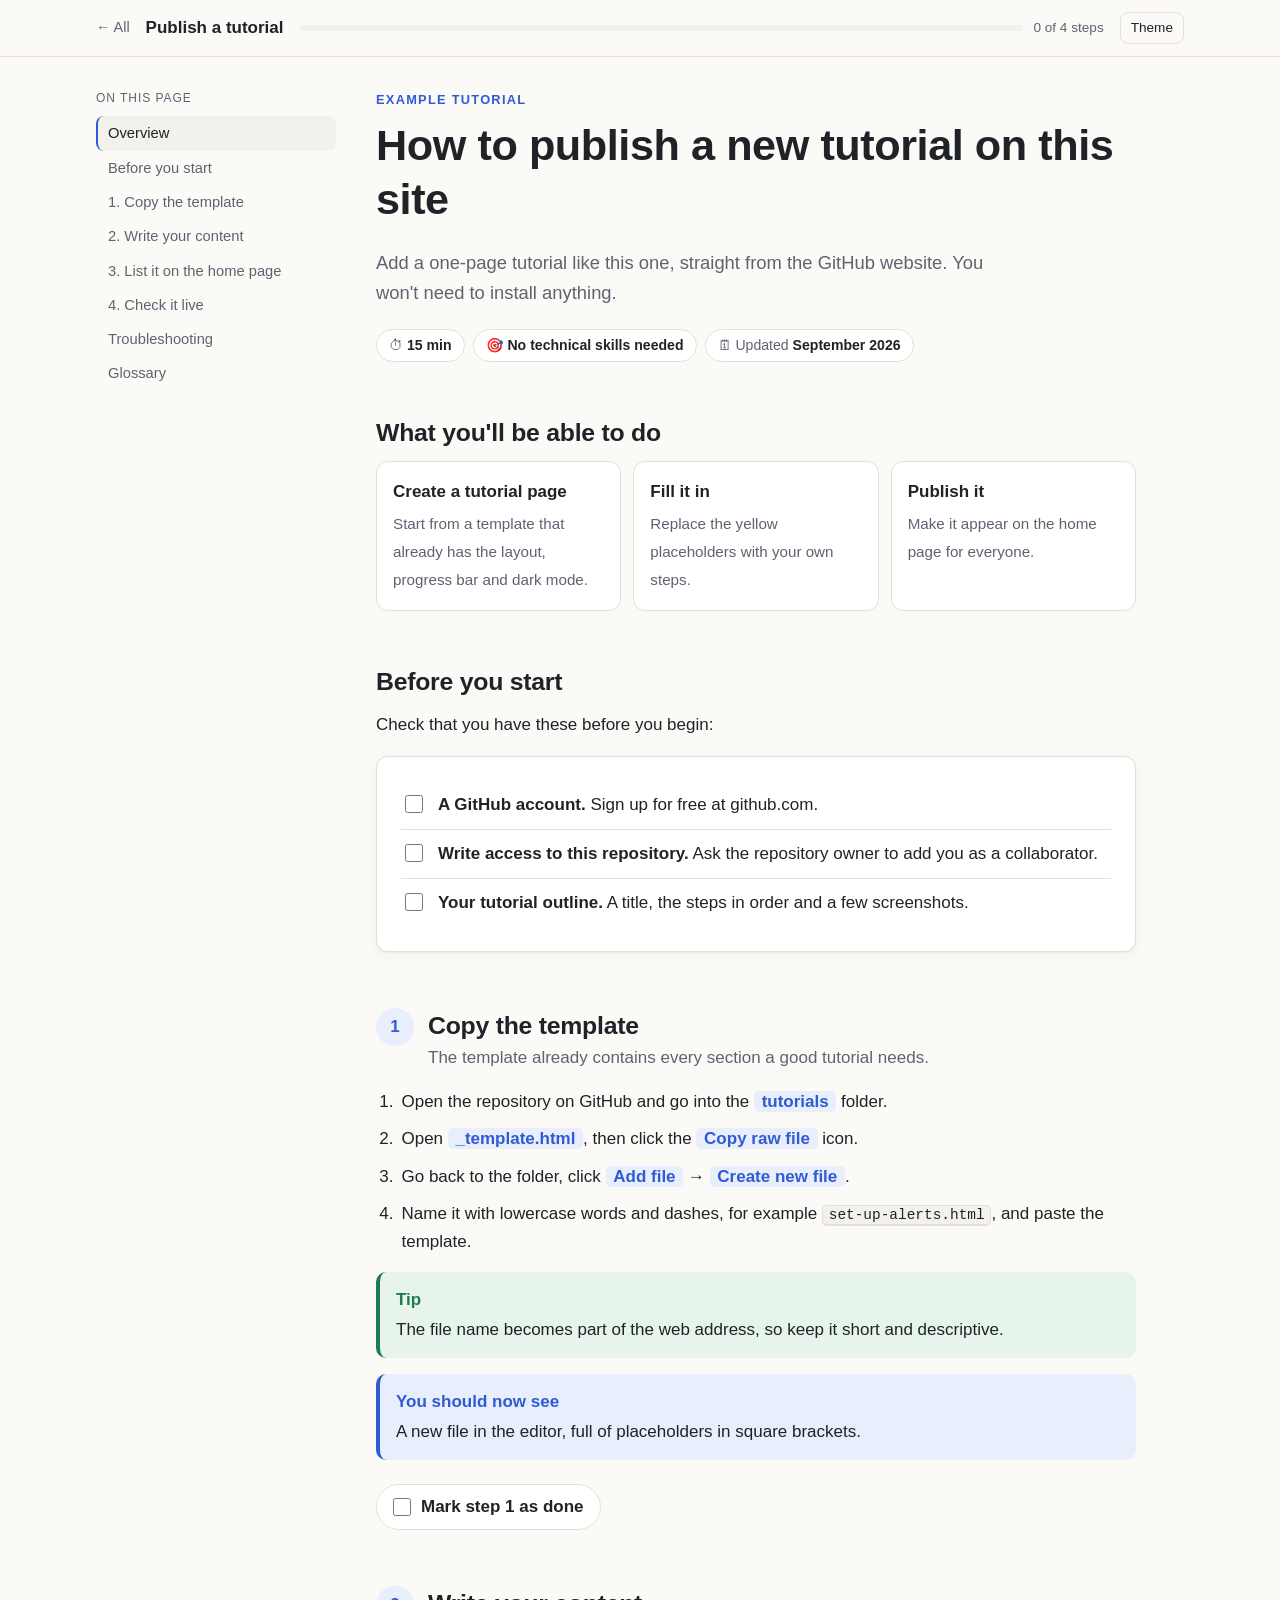
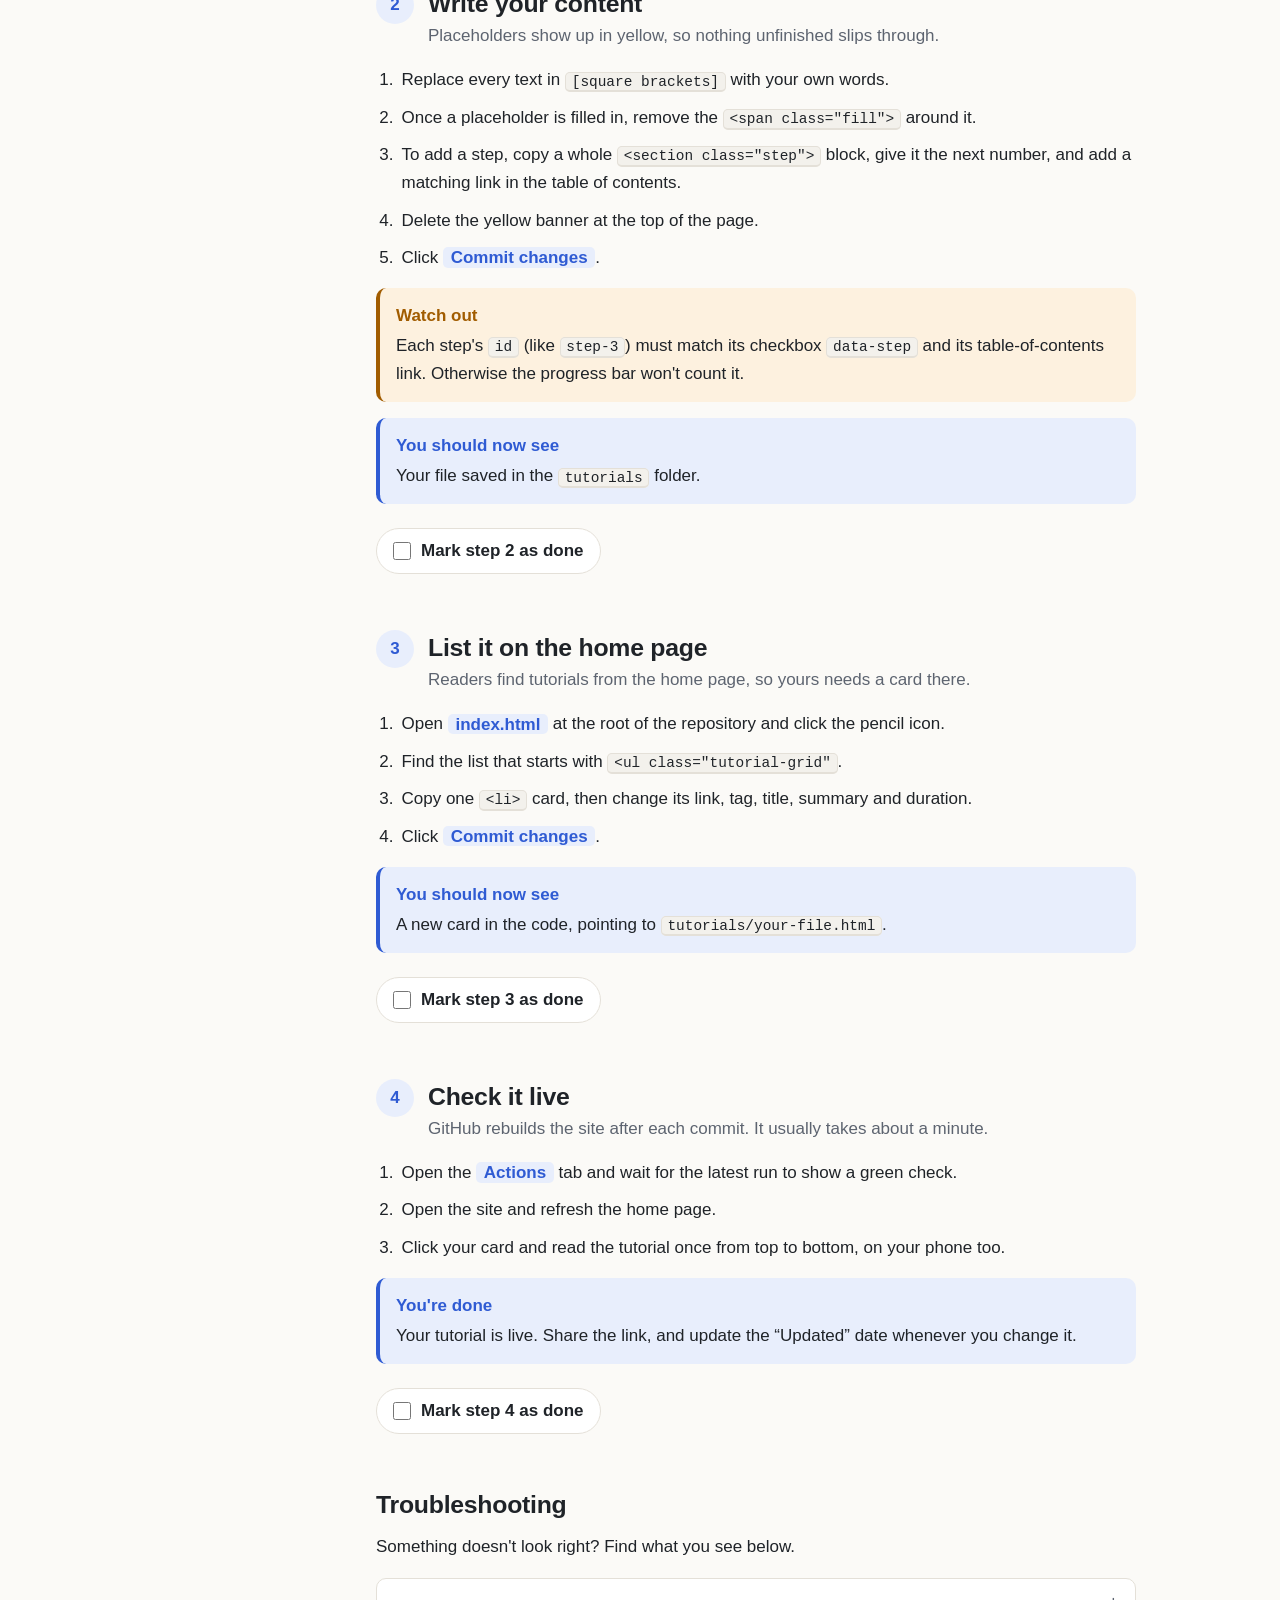
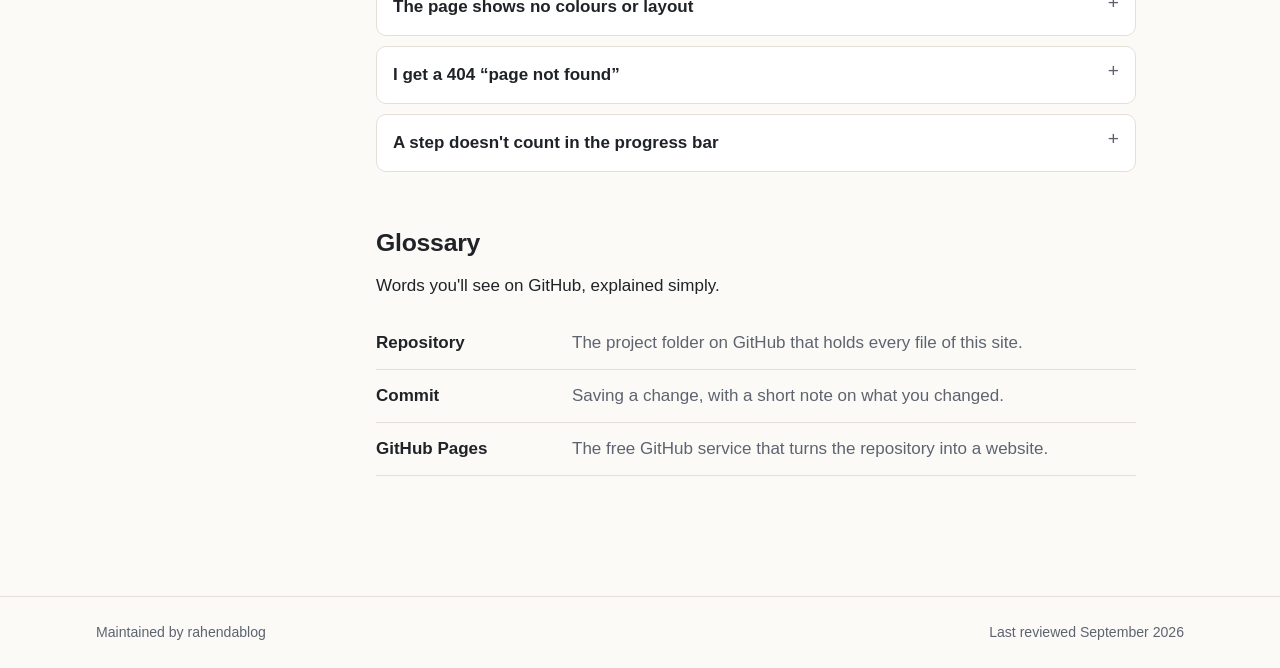
<file: publish-a-tutorial.html>
<!doctype html>
<html lang="en">
<head>
<meta charset="utf-8">
<meta name="viewport" content="width=device-width, initial-scale=1">
<title>Publish a Tutorial</title>
<meta name="description" content="Add a new one-page tutorial to this site using only the GitHub website. No code editor needed.">
<link rel="stylesheet" href="assets/css/theme.css">
</head>
<body>

<header class="topbar">
  <div class="topbar-inner">
    <a class="back" href="./" aria-label="All tutorials">← All</a>
    <a class="brand" href="#top">Publish a tutorial</a>
    <div class="progress" aria-live="polite">
      <div class="progress-track"><div class="progress-bar" id="progressBar"></div></div>
      <span class="progress-label" id="progressLabel">0 of 4 steps</span>
    </div>
    <button class="theme-toggle" id="themeToggle" type="button" aria-label="Toggle dark mode">Theme</button>
  </div>
</header>

<div class="layout" id="top">

  <nav class="toc" aria-label="On this page">
    <p>On this page</p>
    <ol>
      <li><a href="#overview">Overview</a></li>
      <li><a href="#before">Before you start</a></li>
      <li><a href="#step-1">1. Copy the template</a></li>
      <li><a href="#step-2">2. Write your content</a></li>
      <li><a href="#step-3">3. List it on the home page</a></li>
      <li><a href="#step-4">4. Check it live</a></li>
      <li><a href="#troubleshooting">Troubleshooting</a></li>
      <li><a href="#glossary">Glossary</a></li>
    </ol>
  </nav>

  <main>

    <section id="overview">
      <div class="eyebrow">Example tutorial</div>
      <h1>How to publish a new tutorial on this site</h1>
      <p class="lede">Add a one-page tutorial like this one, straight from the GitHub website. You won't need to install anything.</p>
      <ul class="meta">
        <li>⏱ <strong>15 min</strong></li>
        <li>🎯 <strong>No technical skills needed</strong></li>
        <li>🗓 Updated <strong>September 2026</strong></li>
      </ul>
    </section>

    <section aria-labelledby="learn-title">
      <h2 id="learn-title">What you'll be able to do</h2>
      <ul class="goals">
        <li><strong>Create a tutorial page</strong><span>Start from a template that already has the layout, progress bar and dark mode.</span></li>
        <li><strong>Fill it in</strong><span>Replace the yellow placeholders with your own steps.</span></li>
        <li><strong>Publish it</strong><span>Make it appear on the home page for everyone.</span></li>
      </ul>
    </section>

    <section id="before">
      <h2>Before you start</h2>
      <p>Check that you have these before you begin:</p>
      <div class="card">
        <ul class="checklist">
          <li><input type="checkbox" id="pre-1" data-persist><label for="pre-1"><strong>A GitHub account.</strong> Sign up for free at github.com.</label></li>
          <li><input type="checkbox" id="pre-2" data-persist><label for="pre-2"><strong>Write access to this repository.</strong> Ask the repository owner to add you as a collaborator.</label></li>
          <li><input type="checkbox" id="pre-3" data-persist><label for="pre-3"><strong>Your tutorial outline.</strong> A title, the steps in order and a few screenshots.</label></li>
        </ul>
      </div>
    </section>

    <section class="step" id="step-1">
      <div class="step-head">
        <div class="step-num">1</div>
        <div>
          <h2>Copy the template</h2>
          <p class="step-why">The template already contains every section a good tutorial needs.</p>
        </div>
      </div>
      <ol class="instructions">
        <li>Open the repository on GitHub and go into the <span class="btn-label">tutorials</span> folder.</li>
        <li>Open <span class="btn-label">_template.html</span>, then click the <span class="btn-label">Copy raw file</span> icon.</li>
        <li>Go back to the folder, click <span class="btn-label">Add file</span> → <span class="btn-label">Create new file</span>.</li>
        <li>Name it with lowercase words and dashes, for example <kbd>set-up-alerts.html</kbd>, and paste the template.</li>
      </ol>
      <div class="callout tip">
        <span class="callout-title">Tip</span>
        <p>The file name becomes part of the web address, so keep it short and descriptive.</p>
      </div>
      <div class="callout result">
        <span class="callout-title">You should now see</span>
        <p>A new file in the editor, full of placeholders in square brackets.</p>
      </div>
      <label class="done-toggle"><input type="checkbox" data-step="step-1"> Mark step 1 as done</label>
    </section>

    <section class="step" id="step-2">
      <div class="step-head">
        <div class="step-num">2</div>
        <div>
          <h2>Write your content</h2>
          <p class="step-why">Placeholders show up in yellow, so nothing unfinished slips through.</p>
        </div>
      </div>
      <ol class="instructions">
        <li>Replace every text in <kbd>[square brackets]</kbd> with your own words.</li>
        <li>Once a placeholder is filled in, remove the <kbd>&lt;span class="fill"&gt;</kbd> around it.</li>
        <li>To add a step, copy a whole <kbd>&lt;section class="step"&gt;</kbd> block, give it the next number, and add a matching link in the table of contents.</li>
        <li>Delete the yellow banner at the top of the page.</li>
        <li>Click <span class="btn-label">Commit changes</span>.</li>
      </ol>
      <div class="callout warn">
        <span class="callout-title">Watch out</span>
        <p>Each step's <kbd>id</kbd> (like <kbd>step-3</kbd>) must match its checkbox <kbd>data-step</kbd> and its table-of-contents link. Otherwise the progress bar won't count it.</p>
      </div>
      <div class="callout result">
        <span class="callout-title">You should now see</span>
        <p>Your file saved in the <kbd>tutorials</kbd> folder.</p>
      </div>
      <label class="done-toggle"><input type="checkbox" data-step="step-2"> Mark step 2 as done</label>
    </section>

    <section class="step" id="step-3">
      <div class="step-head">
        <div class="step-num">3</div>
        <div>
          <h2>List it on the home page</h2>
          <p class="step-why">Readers find tutorials from the home page, so yours needs a card there.</p>
        </div>
      </div>
      <ol class="instructions">
        <li>Open <span class="btn-label">index.html</span> at the root of the repository and click the pencil icon.</li>
        <li>Find the list that starts with <kbd>&lt;ul class="tutorial-grid"</kbd>.</li>
        <li>Copy one <kbd>&lt;li&gt;</kbd> card, then change its link, tag, title, summary and duration.</li>
        <li>Click <span class="btn-label">Commit changes</span>.</li>
      </ol>
      <div class="callout result">
        <span class="callout-title">You should now see</span>
        <p>A new card in the code, pointing to <kbd>tutorials/your-file.html</kbd>.</p>
      </div>
      <label class="done-toggle"><input type="checkbox" data-step="step-3"> Mark step 3 as done</label>
    </section>

    <section class="step" id="step-4">
      <div class="step-head">
        <div class="step-num">4</div>
        <div>
          <h2>Check it live</h2>
          <p class="step-why">GitHub rebuilds the site after each commit. It usually takes about a minute.</p>
        </div>
      </div>
      <ol class="instructions">
        <li>Open the <span class="btn-label">Actions</span> tab and wait for the latest run to show a green check.</li>
        <li>Open the site and refresh the home page.</li>
        <li>Click your card and read the tutorial once from top to bottom, on your phone too.</li>
      </ol>
      <div class="callout result">
        <span class="callout-title">You're done</span>
        <p>Your tutorial is live. Share the link, and update the “Updated” date whenever you change it.</p>
      </div>
      <label class="done-toggle"><input type="checkbox" data-step="step-4"> Mark step 4 as done</label>
    </section>

    <section id="troubleshooting">
      <h2>Troubleshooting</h2>
      <p>Something doesn't look right? Find what you see below.</p>
      <details>
        <summary>The page shows no colours or layout</summary>
        <div>The stylesheet link is broken. Make sure the file is directly inside the <kbd>tutorials</kbd> folder and still has <kbd>href="assets/css/theme.css"</kbd>.</div>
      </details>
      <details>
        <summary>I get a 404 “page not found”</summary>
        <div>Wait a minute for the build to finish, then check the web address matches the file name exactly, including <kbd>.html</kbd>.</div>
      </details>
      <details>
        <summary>A step doesn't count in the progress bar</summary>
        <div>Its checkbox is missing <kbd>data-step</kbd>, or the value doesn't match the step's <kbd>id</kbd>.</div>
      </details>
    </section>

    <section id="glossary">
      <h2>Glossary</h2>
      <p>Words you'll see on GitHub, explained simply.</p>
      <dl>
        <div><dt>Repository</dt><dd>The project folder on GitHub that holds every file of this site.</dd></div>
        <div><dt>Commit</dt><dd>Saving a change, with a short note on what you changed.</dd></div>
        <div><dt>GitHub Pages</dt><dd>The free GitHub service that turns the repository into a website.</dd></div>
      </dl>
    </section>

  </main>
</div>

<footer>
  <div class="inner">
    <span>Maintained by rahendablog</span>
    <span>Last reviewed September 2026</span>
  </div>
</footer>

<script src="assets/js/tutorial.js"></script>
</body>
</html>
</file>
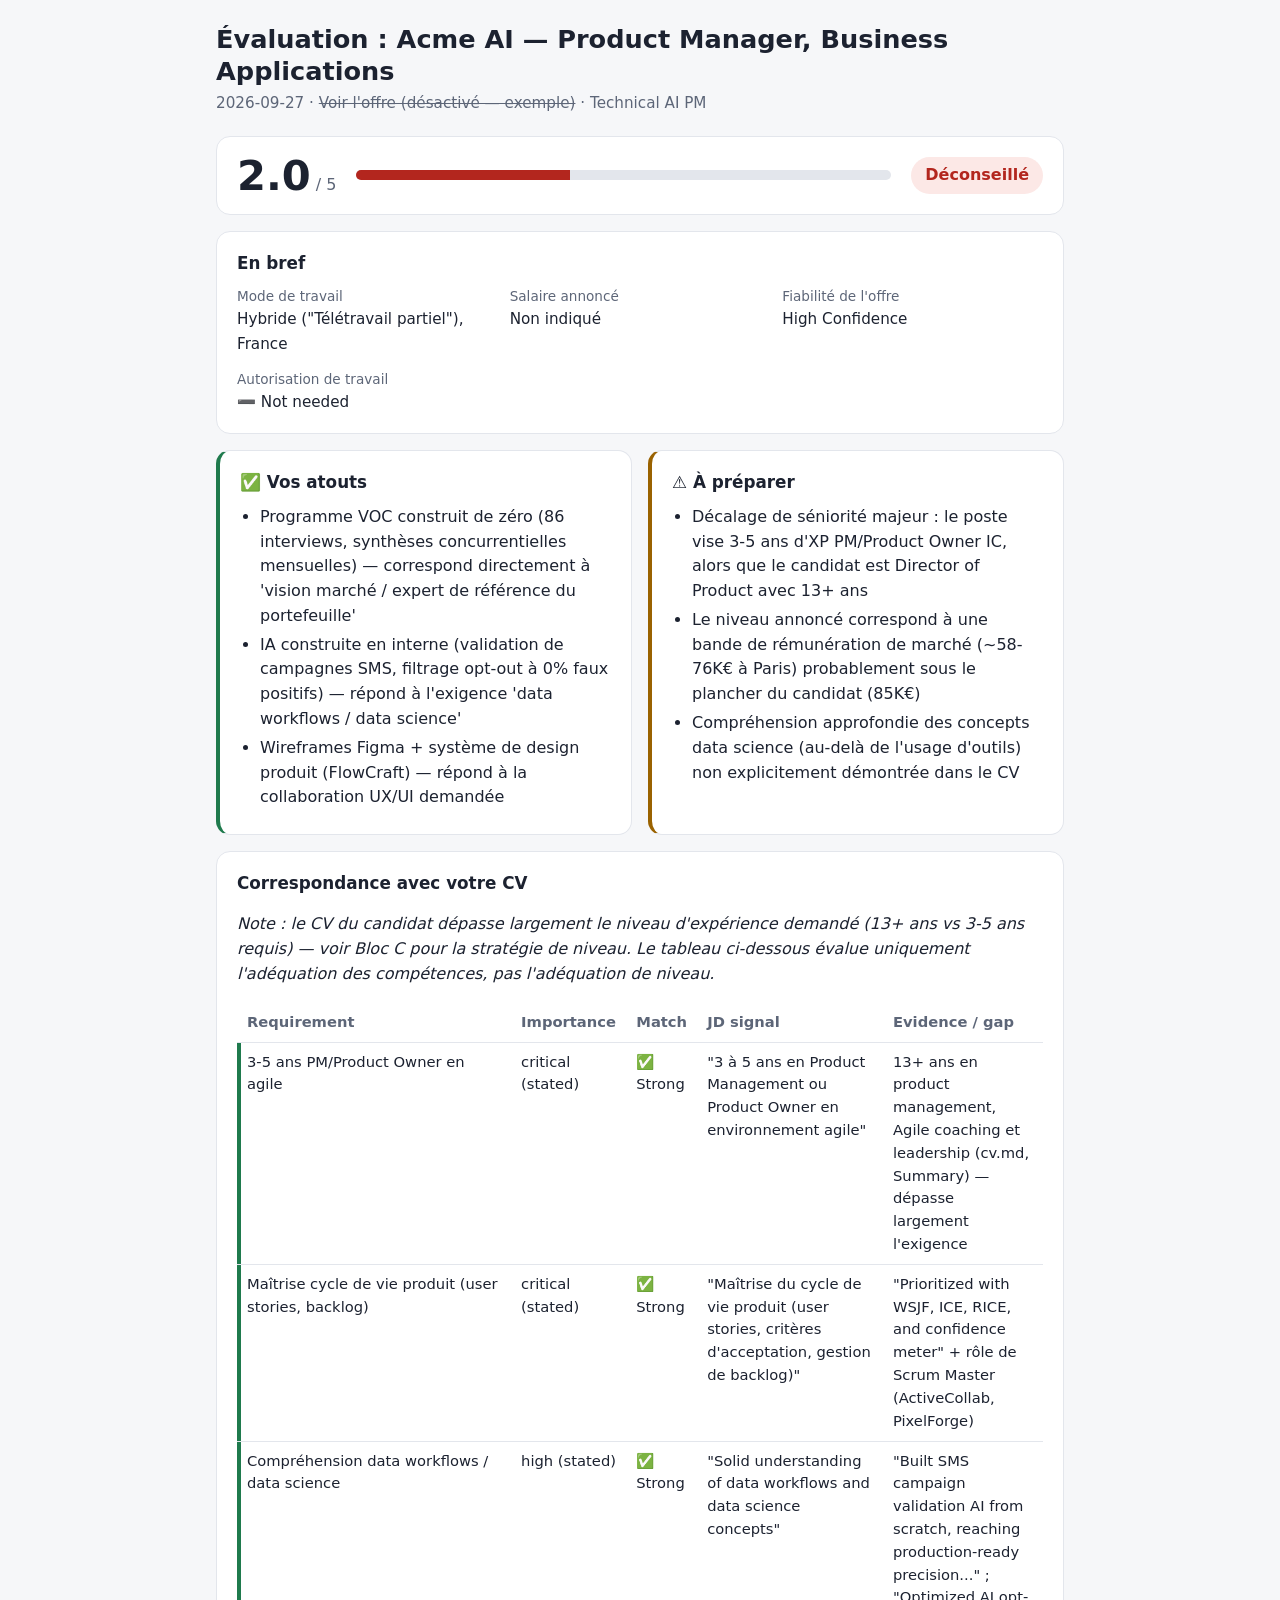
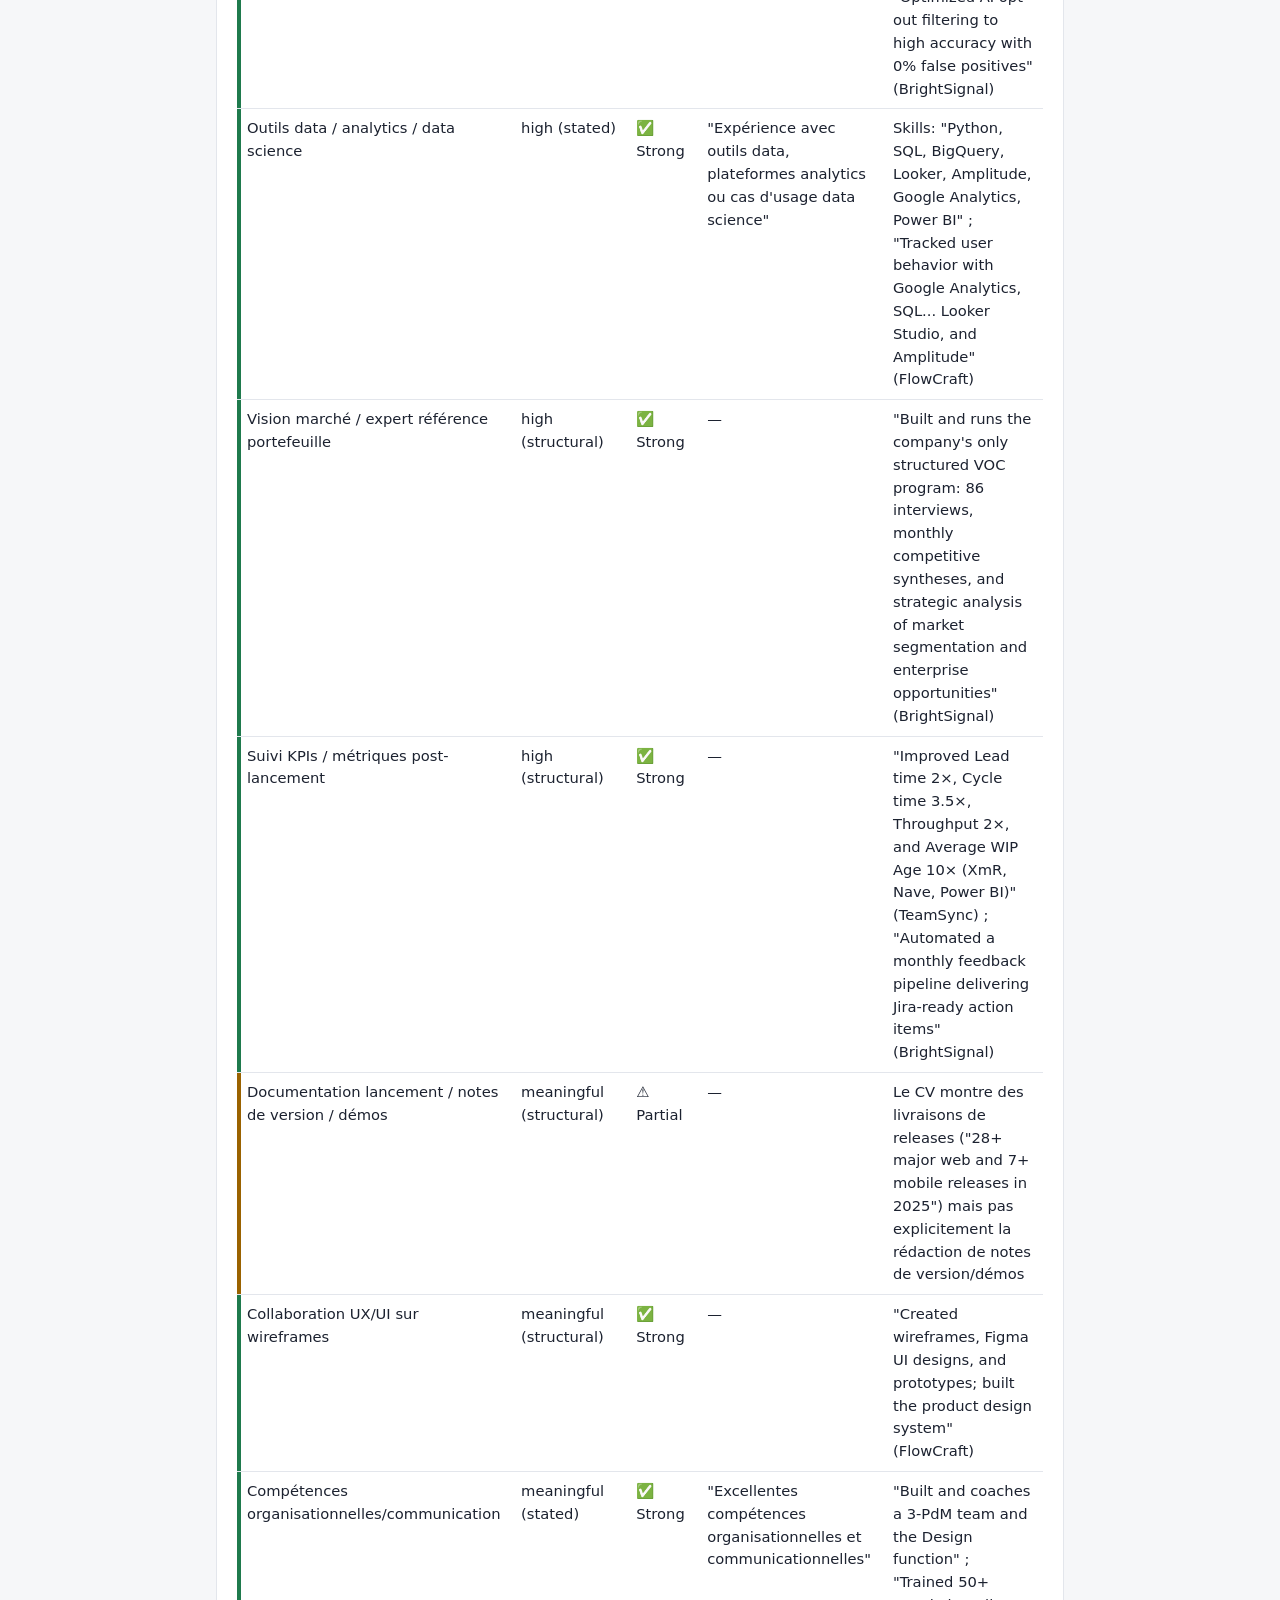
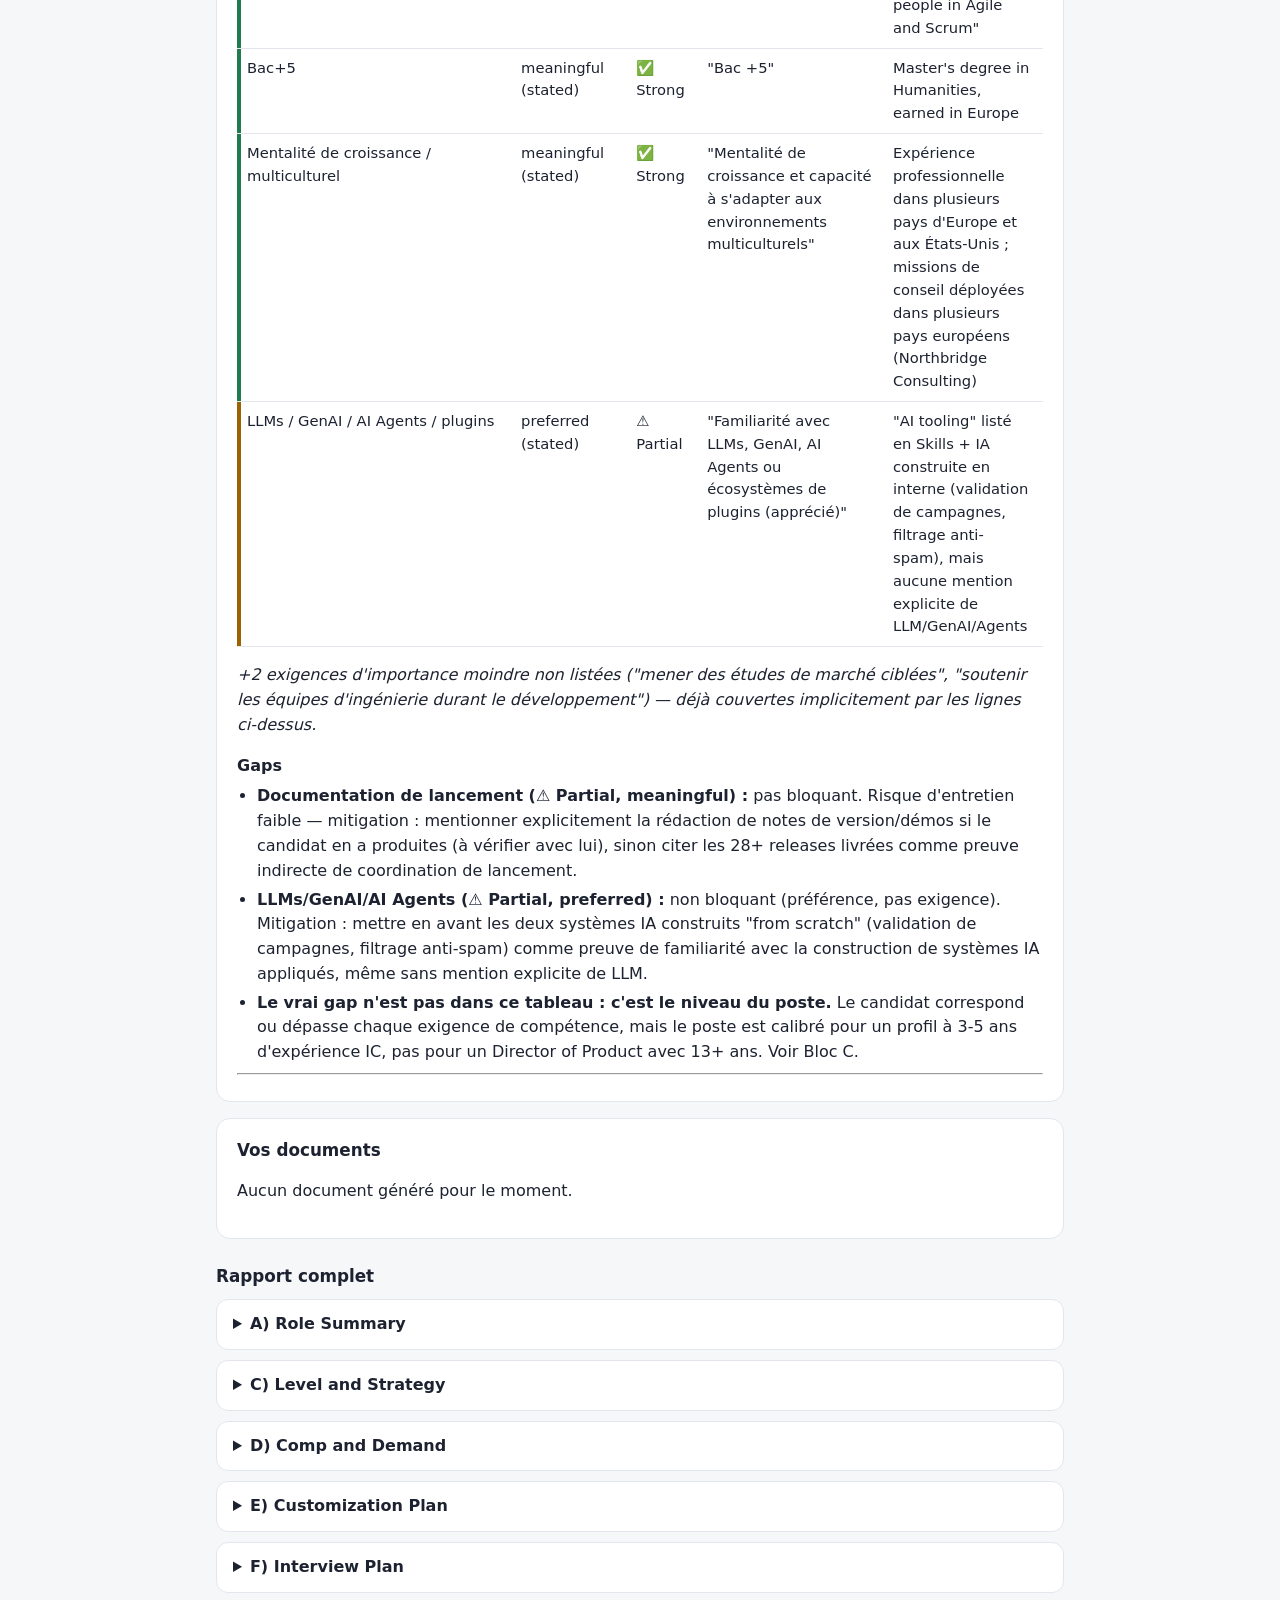
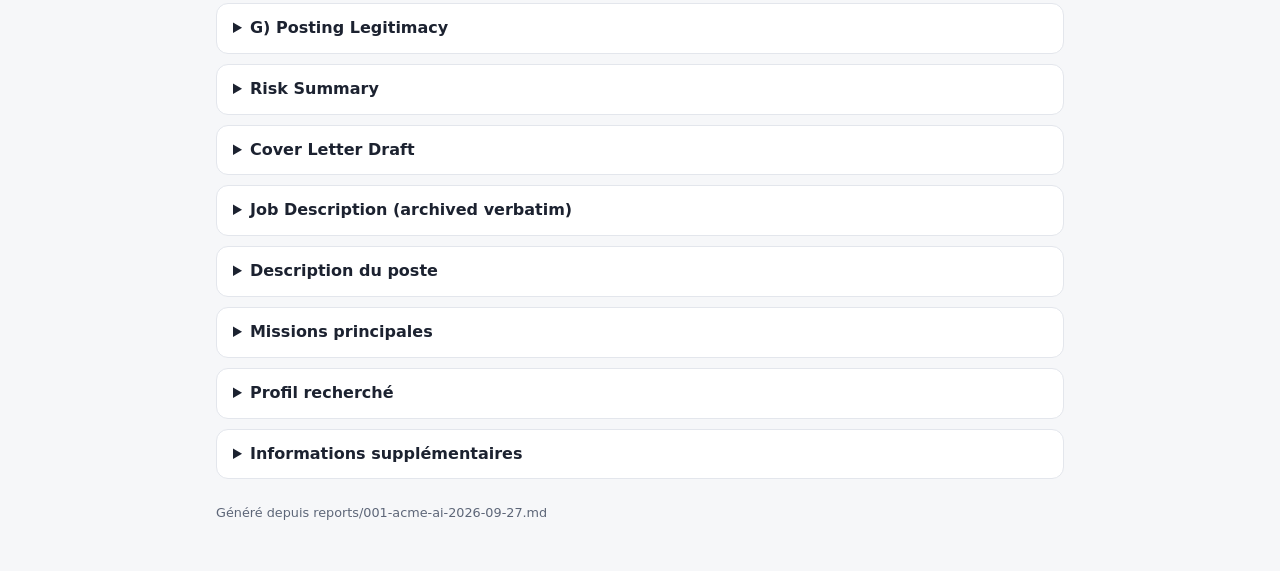
<file: report-example.html>
<!doctype html>
<html lang="fr">
<head>
<meta charset="utf-8">
<meta name="viewport" content="width=device-width, initial-scale=1">
<title>Évaluation : Acme AI — Product Manager, Business Applications</title>
<style>
:root{--bg:#f6f7f9;--card:#fff;--ink:#1c2230;--muted:#5d6678;--line:#e3e6ec;--accent:#2556d9;
--good:#1f7a4d;--good-bg:#e5f5ec;--warn:#9a6200;--warn-bg:#fdf1dc;--bad:#b3261e;--bad-bg:#fce8e6}
@media (prefers-color-scheme:dark){:root{--bg:#12151b;--card:#1b2029;--ink:#e8ebf1;--muted:#a1a9b8;--line:#2c3340;--accent:#7ea2ff;
--good:#6fd39c;--good-bg:#173226;--warn:#f0bf66;--warn-bg:#3a2e17;--bad:#ff8a80;--bad-bg:#3d1c1a}}
*{box-sizing:border-box}body{margin:0;background:var(--bg);color:var(--ink);font:16px/1.55 system-ui,-apple-system,"Segoe UI",Roboto,sans-serif}
main{max-width:880px;margin:0 auto;padding:24px 16px 48px}
h1{font-size:1.6rem;line-height:1.25;margin:0 0 4px}.meta{color:var(--muted);font-size:.95rem;margin-bottom:20px}
.meta a,a{color:var(--accent)}
.link-disabled{color:var(--muted);cursor:not-allowed;text-decoration:line-through;pointer-events:none}
.card{background:var(--card);border:1px solid var(--line);border-radius:14px;padding:18px 20px;margin:0 0 16px}
.card h2{font-size:1.05rem;margin:0 0 10px}
.verdict{display:flex;gap:20px;align-items:center;flex-wrap:wrap}
.score{font-size:2.6rem;font-weight:700;line-height:1}.score small{font-size:1rem;color:var(--muted);font-weight:500}
.bar{height:10px;border-radius:6px;background:var(--line);overflow:hidden;min-width:180px;flex:1}
.bar span{display:block;height:100%}
.badge{display:inline-block;padding:6px 14px;border-radius:999px;font-weight:700}
.apply{background:var(--good-bg);color:var(--good)}.apply-bar{background:var(--good)}
.consider{background:var(--warn-bg);color:var(--warn)}.consider-bar{background:var(--warn)}
.skip{background:var(--bad-bg);color:var(--bad)}.skip-bar{background:var(--bad)}
.facts{display:grid;grid-template-columns:repeat(auto-fit,minmax(200px,1fr));gap:12px}
.fact span{display:block;color:var(--muted);font-size:.85rem}.fact b{font-weight:500;font-size:.95rem}
.grid2{display:grid;grid-template-columns:repeat(auto-fit,minmax(280px,1fr));gap:16px}
.grid2 .card{margin:0}.strengths{border-left:4px solid var(--good)}.prepare{border-left:4px solid var(--warn)}
ul,ol{padding-left:20px;margin:6px 0}li{margin:4px 0}
.table{overflow-x:auto}table{border-collapse:collapse;width:100%;font-size:.92rem}
th,td{text-align:left;vertical-align:top;padding:8px 10px;border-bottom:1px solid var(--line)}
th{color:var(--muted);font-weight:600}tr.good td:first-child{box-shadow:inset 4px 0 var(--good)}
tr.warn td:first-child{box-shadow:inset 4px 0 var(--warn)}tr.bad td:first-child{box-shadow:inset 4px 0 var(--bad)}
.doc{display:inline-block;margin:4px 10px 4px 0;padding:10px 14px;border:1px solid var(--line);border-radius:10px;text-decoration:none;font-weight:600}
details{background:var(--card);border:1px solid var(--line);border-radius:12px;margin:0 0 10px}
summary{cursor:pointer;padding:12px 16px;font-weight:600}.md{padding:0 16px 12px}
pre{white-space:pre-wrap;background:var(--bg);padding:12px;border-radius:8px;font-size:.85rem;overflow-x:auto}
blockquote{margin:8px 0;padding:6px 14px;border-left:3px solid var(--line);color:var(--muted)}
code{background:var(--bg);padding:1px 5px;border-radius:5px}h4{margin:14px 0 6px}
footer{color:var(--muted);font-size:.8rem;margin-top:24px}
</style>
</head>
<body><main>
<h1>Évaluation : Acme AI — Product Manager, Business Applications</h1>
<div class="meta">2026-09-27 · <span class="link-disabled" title="Lien désactivé — ceci est un exemple de rapport" aria-disabled="true">Voir l'offre (désactivé — exemple)</span> · Technical AI PM</div>

<section class="card verdict" aria-label="Score d'adéquation">
  <div class="score">2.0<small> / 5</small></div>
  <div class="bar" role="img" aria-label="2.0 / 5"><span class="skip-bar" style="width:40%"></span></div>
  <span class="badge skip">Déconseillé</span>
</section>

<section class="card"><h2>En bref</h2><div class="facts"><div class="fact"><span>Mode de travail</span><b>Hybride (&quot;Télétravail partiel&quot;), France</b></div><div class="fact"><span>Salaire annoncé</span><b>Non indiqué</b></div><div class="fact"><span>Fiabilité de l'offre</span><b>High Confidence</b></div><div class="fact"><span>Autorisation de travail</span><b>➖ Not needed</b></div></div></section>

<div class="grid2">
<section class="card strengths"><h2>✅ Vos atouts</h2><ul><li>Programme VOC construit de zéro (86 interviews, synthèses concurrentielles mensuelles) — correspond directement à 'vision marché / expert de référence du portefeuille'</li><li>IA construite en interne (validation de campagnes SMS, filtrage opt-out à 0% faux positifs) — répond à l'exigence 'data workflows / data science'</li><li>Wireframes Figma + système de design produit (FlowCraft) — répond à la collaboration UX/UI demandée</li></ul></section>
<section class="card prepare"><h2>⚠️ À préparer</h2><ul><li>Décalage de séniorité majeur : le poste vise 3-5 ans d'XP PM/Product Owner IC, alors que le candidat est Director of Product avec 13+ ans</li><li>Le niveau annoncé correspond à une bande de rémunération de marché (~58-76K€ à Paris) probablement sous le plancher du candidat (85K€)</li><li>Compréhension approfondie des concepts data science (au-delà de l'usage d'outils) non explicitement démontrée dans le CV</li></ul></section>
</div>
<div style="height:16px"></div>


<section class="card"><h2>Correspondance avec votre CV</h2><p><em>Note : le CV du candidat dépasse largement le niveau d'expérience demandé (13+ ans vs 3-5 ans requis) — voir Bloc C pour la stratégie de niveau. Le tableau ci-dessous évalue uniquement l'adéquation des compétences, pas l'adéquation de niveau.</em></p>
<div class="table"><table><thead><tr><th>Requirement</th><th>Importance</th><th>Match</th><th>JD signal</th><th>Evidence / gap</th></tr></thead><tbody><tr class="good"><td>3-5 ans PM/Product Owner en agile</td><td>critical (stated)</td><td>✅ Strong</td><td>&quot;3 à 5 ans en Product Management ou Product Owner en environnement agile&quot;</td><td>13+ ans en product management, Agile coaching et leadership (cv.md, Summary) — dépasse largement l'exigence</td></tr><tr class="good"><td>Maîtrise cycle de vie produit (user stories, backlog)</td><td>critical (stated)</td><td>✅ Strong</td><td>&quot;Maîtrise du cycle de vie produit (user stories, critères d'acceptation, gestion de backlog)&quot;</td><td>&quot;Prioritized with WSJF, ICE, RICE, and confidence meter&quot; + rôle de Scrum Master (ActiveCollab, PixelForge)</td></tr><tr class="good"><td>Compréhension data workflows / data science</td><td>high (stated)</td><td>✅ Strong</td><td>&quot;Solid understanding of data workflows and data science concepts&quot;</td><td>&quot;Built SMS campaign validation AI from scratch, reaching production-ready precision...&quot; ; &quot;Optimized AI opt-out filtering to high accuracy with 0% false positives&quot; (BrightSignal)</td></tr><tr class="good"><td>Outils data / analytics / data science</td><td>high (stated)</td><td>✅ Strong</td><td>&quot;Expérience avec outils data, plateformes analytics ou cas d'usage data science&quot;</td><td>Skills: &quot;Python, SQL, BigQuery, Looker, Amplitude, Google Analytics, Power BI&quot; ; &quot;Tracked user behavior with Google Analytics, SQL... Looker Studio, and Amplitude&quot; (FlowCraft)</td></tr><tr class="good"><td>Vision marché / expert référence portefeuille</td><td>high (structural)</td><td>✅ Strong</td><td>—</td><td>&quot;Built and runs the company's only structured VOC program: 86 interviews, monthly competitive syntheses, and strategic analysis of market segmentation and enterprise opportunities&quot; (BrightSignal)</td></tr><tr class="good"><td>Suivi KPIs / métriques post-lancement</td><td>high (structural)</td><td>✅ Strong</td><td>—</td><td>&quot;Improved Lead time 2×, Cycle time 3.5×, Throughput 2×, and Average WIP Age 10× (XmR, Nave, Power BI)&quot; (TeamSync) ; &quot;Automated a monthly feedback pipeline delivering Jira-ready action items&quot; (BrightSignal)</td></tr><tr class="warn"><td>Documentation lancement / notes de version / démos</td><td>meaningful (structural)</td><td>⚠️ Partial</td><td>—</td><td>Le CV montre des livraisons de releases (&quot;28+ major web and 7+ mobile releases in 2025&quot;) mais pas explicitement la rédaction de notes de version/démos</td></tr><tr class="good"><td>Collaboration UX/UI sur wireframes</td><td>meaningful (structural)</td><td>✅ Strong</td><td>—</td><td>&quot;Created wireframes, Figma UI designs, and prototypes; built the product design system&quot; (FlowCraft)</td></tr><tr class="good"><td>Compétences organisationnelles/communication</td><td>meaningful (stated)</td><td>✅ Strong</td><td>&quot;Excellentes compétences organisationnelles et communicationnelles&quot;</td><td>&quot;Built and coaches a 3-PdM team and the Design function&quot; ; &quot;Trained 50+ people in Agile and Scrum&quot;</td></tr><tr class="good"><td>Bac+5</td><td>meaningful (stated)</td><td>✅ Strong</td><td>&quot;Bac +5&quot;</td><td>Master's degree in Humanities, earned in Europe</td></tr><tr class="good"><td>Mentalité de croissance / multiculturel</td><td>meaningful (stated)</td><td>✅ Strong</td><td>&quot;Mentalité de croissance et capacité à s'adapter aux environnements multiculturels&quot;</td><td>Expérience professionnelle dans plusieurs pays d'Europe et aux États-Unis ; missions de conseil déployées dans plusieurs pays européens (Northbridge Consulting)</td></tr><tr class="warn"><td>LLMs / GenAI / AI Agents / plugins</td><td>preferred (stated)</td><td>⚠️ Partial</td><td>&quot;Familiarité avec LLMs, GenAI, AI Agents ou écosystèmes de plugins (apprécié)&quot;</td><td>&quot;AI tooling&quot; listé en Skills + IA construite en interne (validation de campagnes, filtrage anti-spam), mais aucune mention explicite de LLM/GenAI/Agents</td></tr></tbody></table></div>
<p><em>+2 exigences d'importance moindre non listées (&quot;mener des études de marché ciblées&quot;, &quot;soutenir les équipes d'ingénierie durant le développement&quot;) — déjà couvertes implicitement par les lignes ci-dessus.</em></p>
<h4>Gaps</h4>
<ul><li><strong>Documentation de lancement (⚠️ Partial, meaningful) :</strong> pas bloquant. Risque d'entretien faible — mitigation : mentionner explicitement la rédaction de notes de version/démos si le candidat en a produites (à vérifier avec lui), sinon citer les 28+ releases livrées comme preuve indirecte de coordination de lancement.</li><li><strong>LLMs/GenAI/AI Agents (⚠️ Partial, preferred) :</strong> non bloquant (préférence, pas exigence). Mitigation : mettre en avant les deux systèmes IA construits &quot;from scratch&quot; (validation de campagnes, filtrage anti-spam) comme preuve de familiarité avec la construction de systèmes IA appliqués, même sans mention explicite de LLM.</li><li><strong>Le vrai gap n'est pas dans ce tableau : c'est le niveau du poste.</strong> Le candidat correspond ou dépasse chaque exigence de compétence, mais le poste est calibré pour un profil à 3-5 ans d'expérience IC, pas pour un Director of Product avec 13+ ans. Voir Bloc C.</li></ul>
<hr></section>

<section class="card"><h2>Vos documents</h2><p>Aucun document généré pour le moment.</p></section>

<h2 style="font-size:1.05rem;margin:24px 0 10px">Rapport complet</h2>
<details><summary>A) Role Summary</summary><div class="md"><div class="table"><table><thead><tr><th>Champ</th><th>Valeur</th></tr></thead><tbody><tr class=""><td>Archetype détecté</td><td>Technical AI PM</td></tr><tr class=""><td>Domaine</td><td>Plateforme IA d'entreprise (data science / analytics / GenAI), rôle interne &quot;Business Applications&quot;</td></tr><tr class=""><td>Fonction</td><td>Product Manager individual contributor (pas de management d'équipe mentionné)</td></tr><tr class=""><td>Séniorité</td><td>3-5 ans — <strong>décalage majeur</strong> avec le profil du candidat (Director of Product, 13+ ans)</td></tr><tr class=""><td>Remote</td><td>Hybride (&quot;Télétravail partiel&quot;), France</td></tr><tr class=""><td>Taille d'équipe</td><td>Non mentionnée</td></tr><tr class=""><td>Culture screen</td><td>Non évalué — aucun <code>culture_screen.require</code> défini dans <code>config/profile.yml</code></td></tr><tr class=""><td>TL;DR</td><td>Poste de Product Manager IC (3-5 ans d'XP) chez Acme AI sur des applications métier internes — bon alignement de compétences, mais rôle nettement en-dessous du niveau et de la trajectoire visés par le candidat.</td></tr></tbody></table></div>
<h4>Contrôle d'autorisation de travail</h4>
<p>➖ <strong>Not needed</strong> — le poste est basé en France, pays listé dans <code>location.authorized_in</code> du profil (hypothèse à confirmer). La JD ne mentionne aucune exigence de sponsorisation ou de statut de séjour particulier.</p>
<hr></div></details>
<details><summary>C) Level and Strategy</summary><div class="md"><p><strong>1. Niveau détecté :</strong> IC Product Manager, 3-5 ans d'expérience. Le niveau naturel du candidat pour l'archétype &quot;Technical AI PM&quot; serait plutôt Lead/Group Product Manager ou Director of Product — soit 2 à 3 paliers au-dessus de ce poste.</p>
<p><strong>2. Ce n'est pas un cas &quot;vendre du senior sans mentir&quot;</strong> — c'est l'inverse : le risque ici est d'être perçu comme <strong>trop senior</strong> pour le poste, ce qui peut se traduire par :</p>
<ul><li>Un rejet automatique côté recruteur (&quot;pourquoi un Director postule sur un poste IC ?&quot;)</li><li>Une négociation salariale immédiatement défavorable (le budget du poste est calibré 3-5 ans, pas Director)</li><li>Un risque d'ennui/frustration si le poste est effectivement à ce niveau de scope</li></ul>
<p><strong>3. Si le candidat veut tout de même postuler</strong>, la seule justification cohérente serait un choix stratégique explicite et assumé, par exemple :</p>
<ul><li>Vouloir rejoindre Acme AI spécifiquement (marque forte en IA d'entreprise) même en acceptant un pas en arrière temporaire</li><li>Vouloir se repositionner sur le marché français après une carrière construite ailleurs (plusieurs pays d'Europe et aux États-Unis), en acceptant un &quot;reset&quot; de niveau à l'entrée</li><li>Dans ce cas : l'email de motivation devrait nommer directement ce choix (&quot;je cherche à me réancrer en France dans un rôle produit&quot;), plutôt que de le laisser deviner par le recruteur.</li></ul>
<p><strong>Recommandation :</strong> plutôt que ce poste précis, chercher chez Acme AI un rôle <strong>Director/Head of Product</strong>, <strong>Group Product Manager</strong> ou <strong>Lead Product Manager</strong>, qui correspondrait au niveau réel du candidat.</p>
<hr></div></details>
<details><summary>D) Comp and Demand</summary><div class="md"><ul><li><strong>Company type :</strong> Growth-stage / pre-IPO scale-up — Confidence Medium-High. Acme AI : fondée en 2014 à Paris, ~1 100 employés, ~700 clients, ~230M$ ARR, 950M$ levés sur 8 tours, valorisée 3,2Md$ (dernier tour connu, 2022), présentée comme &quot;pre-IPO stage&quot; (<a href="#" rel="noopener">base de financement (exemple)</a>, <a href="#" rel="noopener">base de financement (exemple)</a>).</li><li><strong>Compensation reliability :</strong> Unknown — aucun chiffre de salaire annoncé dans la JD (&quot;Salaire : Non communiqué&quot;). Composants non séparables.</li></ul>
<div class="table"><table><thead><tr><th>Advertised (JD)</th><th>not stated</th><th>JD</th></tr></thead><tbody></tbody></table></div>
<p><strong>Données de marché (recherche, contexte uniquement — jamais une promesse de cette offre précise) :</strong></p>
<p>Pour un Product Manager 3-5 ans d'XP à Paris, les fourchettes observées se situent autour de <strong>58K€ à 76K€/an</strong>, avec un haut de fourchette (top décile) vers <strong>82K€</strong> (<a href="#" rel="noopener">source de marché (exemple)</a>, <a href="#" rel="noopener">source de marché (exemple)</a>). C'est <strong>sous le plancher indiqué dans le profil du candidat (85K€)</strong>, lui-même une hypothèse favorable à confirmer.</p>
<p><strong>Tendance de la demande :</strong> les rôles Product Manager sur des plateformes data/IA restent recherchés en France, mais ce n'est pas le facteur limitant ici — le facteur limitant est le niveau du poste, pas sa rareté.</p>
<p><strong>Questions RH à poser (si le candidat postule malgré tout) :</strong></p>
<ul><li>Quelle est la fourchette de rémunération réelle pour ce poste précis (base fixe) ?</li><li>Le variable/bonus est-il inclus dans une éventuelle fourchette communiquée plus tard ?</li><li>Le poste est-il vraiment IC, ou existe-t-il une trajectoire de management à court terme ?</li><li>Comment ce poste s'articule-t-il avec l'équipe produit plus large (à qui rapporte le/la PM) ?</li></ul>
<hr></div></details>
<details><summary>E) Customization Plan</summary><div class="md"><p><em>Étant donné le score et la recommandation (voir Risk Summary), ce plan n'est fourni qu'à titre informatif — il n'est pas recommandé d'investir du temps à tailored le CV pour ce poste précis sans une raison stratégique explicite (voir Bloc C).</em></p>
<div class="table"><table><thead><tr><th>#</th><th>Section</th><th>Statut actuel</th><th>Changement proposé</th><th>Pourquoi</th></tr></thead><tbody><tr class=""><td>1</td><td>Summary</td><td>Orienté &quot;Director of Product&quot;</td><td>Ajouter une ligne mentionnant l'expérience concrète avec des outils data/IA (BigQuery, Looker, IA maison)</td><td>Répond directement à &quot;data workflows / data science&quot;</td></tr><tr class=""><td>2</td><td>Experience (BrightSignal)</td><td>Bullets orientés impact business</td><td>Mettre en avant &quot;SMS campaign validation AI&quot; et &quot;AI opt-out filtering&quot; en tête de liste</td><td>Ce sont les 2 bullets qui répondent le mieux à la JD</td></tr><tr class=""><td>3</td><td>Experience (FlowCraft)</td><td>Bullets génériques discovery</td><td>Mettre en avant &quot;Figma UI designs... product design system&quot;</td><td>Répond à la collaboration UX/UI demandée</td></tr><tr class=""><td>4</td><td>Skills</td><td>Liste technique générique</td><td>Ajouter explicitement &quot;GenAI&quot; ou &quot;LLM-adjacent tooling&quot; si applicable</td><td>Répond au &quot;apprécié&quot; LLMs/GenAI</td></tr><tr class=""><td>5</td><td>Titre affiché</td><td>&quot;Director of Product&quot;</td><td>Envisager de clarifier dans la lettre de motivation pourquoi un Director postule sur un poste IC</td><td>Anticipe la question du recruteur sur le niveau</td></tr></tbody></table></div>
<hr></div></details>
<details><summary>F) Interview Plan</summary><div class="md"><p><em>Fourni à titre indicatif, en cas de candidature malgré la recommandation ci-dessous.</em></p>
<div class="table"><table><thead><tr><th>#</th><th>JD Requirement</th><th>STAR+R Story</th><th>S</th><th>T</th><th>A</th><th>R</th><th>Reflection</th></tr></thead><tbody><tr class=""><td>1</td><td>Vision marché / expert portefeuille</td><td>Programme VOC (BrightSignal)</td><td>Aucun programme structuré de retour client à l'échelle entreprise</td><td>Construire un programme VOC exploitable par produit et CS</td><td>86 interviews menées, synthèses concurrentielles mensuelles, analyse de segmentation marché</td><td>Adopté comme référence produit unique dans l'entreprise</td><td>Aurait pu démarrer plus tôt avec un échantillon plus petit pour itérer plus vite</td></tr><tr class=""><td>2</td><td>Data workflows / data science</td><td>IA de validation de campagnes SMS</td><td>Enregistrements de campagnes SMS à valider manuellement, à grande échelle</td><td>Construire un système de validation automatique fiable</td><td>IA construite from scratch, précision &quot;production-ready&quot; sur des milliers d'enregistrements</td><td>Déployée en production, adoptée comme standard interne</td><td>Aurait bénéficié d'un cadre d'évaluation (evals) formalisé dès le départ</td></tr><tr class=""><td>3</td><td>Outils data / analytics</td><td>Instrumentation growth (FlowCraft)</td><td>Startup sans visibilité comportementale sur les utilisateurs</td><td>Mettre en place le tracking et l'analyse</td><td>GA, SQL (MySQL Workbench), Looker Studio, Amplitude déployés</td><td>Décisions produit basées sur la donnée plutôt que l'intuition</td><td>—</td></tr><tr class=""><td>4</td><td>Collaboration UX/UI</td><td>Design system (FlowCraft)</td><td>Absence de cohérence visuelle/produit</td><td>Concevoir wireframes et système de design</td><td>Prototypes Figma, système de design construit et documenté</td><td>Base réutilisée pour accélérer les itérations suivantes</td><td>—</td></tr><tr class=""><td>5</td><td>KPIs post-lancement</td><td>Transformation Agile (TeamSync)</td><td>Delivery lente et imprévisible</td><td>Réduire le lead time et augmenter le débit</td><td>Lead time ×2, Cycle time ×3.5, Throughput ×2, WIP Age ×10</td><td>Adopté comme standard de mesure dans l'équipe</td><td>Aurait pu instrumenter XmR plus tôt dans la transformation</td></tr><tr class=""><td>6</td><td>Communication/organisation</td><td>Coaching et formation (PixelForge, ActiveCollab)</td><td>Équipes sans pratique Agile structurée</td><td>Former et coacher les équipes</td><td>50+ personnes formées, bonheur d'équipe 7.4→9.8/10</td><td>Pratiques adoptées durablement au-delà du coaching initial</td><td>—</td></tr></tbody></table></div>
<p><strong>Cas d'étude recommandé :</strong> le programme VOC de BrightSignal — c'est la preuve la plus directement transférable au cœur de la JD (&quot;vision marché / expert de référence du portefeuille&quot;).</p>
<p><strong>Questions pièges à anticiper :</strong></p>
<ul><li><em>&quot;Pourquoi un Director of Product postule-t-il sur un poste IC ?&quot;</em> — Réponse honnête recommandée : nommer directement la raison stratégique (voir Bloc C), ne pas éluder.</li><li><em>&quot;Ce poste implique peu de management d'équipe — est-ce un problème pour vous ?&quot;</em> — À préparer avec une réponse authentique, pas générique.</li></ul>
<hr></div></details>
<details><summary>G) Posting Legitimacy</summary><div class="md"><p><strong>Assessment: High Confidence</strong></p>
<div class="table"><table><thead><tr><th>Signal</th><th>Finding</th><th>Weight</th></tr></thead><tbody><tr class=""><td>Fraîcheur de publication</td><td>Publiée le 23 septembre 2026, soit 4 jours avant cette évaluation (2026-09-27)</td><td>Positive</td></tr><tr class=""><td>Bouton de candidature</td><td>Indiqué actif sur le site du recruteur (donnée obtenue via WebFetch, non vérifiée par navigation directe — Playwright indisponible dans cette session)</td><td>Positive (à reconfirmer)</td></tr><tr class=""><td>Qualité de la description</td><td>Missions détaillées, spécifiques (VOC, roadmap, user stories, KPIs post-lancement), pas de contradiction interne entre le titre et le scope décrit</td><td>Positive</td></tr><tr class=""><td>Salaire</td><td>Non communiqué — pratique courante en France, pas un signal en soi</td><td>Neutral</td></tr><tr class=""><td>Signaux d'embauche entreprise</td><td>Quelques avis Glassdoor mentionnant restructurations/réductions d'effectifs limitées (&quot;small number of talented employees&quot;), non spécifiquement liées au produit ni datées 2026</td><td>Neutral</td></tr><tr class=""><td>Reposting</td><td>Pas de donnée disponible (<code>scan-history.tsv</code> pas encore alimenté — première utilisation du système)</td><td>— not evaluated</td></tr><tr class=""><td>Contexte marché du rôle</td><td>Poste PM standard, délai de recrutement habituel attendu</td><td>Neutral</td></tr></tbody></table></div>
<p><strong>Notes de contexte :</strong> Acme AI est une entreprise établie et bien financée (950M$ levés, ~1 100 employés) — le profil &quot;ghost job&quot; est peu probable ici. Le principal point de vigilance n'est pas la légitimité de l'offre, mais son adéquation de niveau avec le candidat (voir Blocs B et C).</p>
<p><strong>Classification emploi :</strong> ✅ clair — CDI explicitement mentionné, aucune formulation de type freelance/consultant/facturation détectée.</p>
<hr></div></details>
<details><summary>Risk Summary</summary><div class="md"><div class="table"><table><thead><tr><th>Signal</th><th>Status</th></tr></thead><tbody><tr class="good"><td>Posting legitimacy</td><td>✅ High Confidence</td></tr><tr class="good"><td>Employment classification</td><td>✅ clear</td></tr><tr class=""><td>Culture screen</td><td>— not evaluated</td></tr><tr class=""><td>Interview red flags</td><td>— no interview sessions yet</td></tr><tr class=""><td>AI claims vs. infrastructure</td><td>— not evaluated</td></tr><tr class=""><td>AI-screening disclosure</td><td>— not evaluated</td></tr></tbody></table></div>
<hr></div></details>
<details><summary>Cover Letter Draft</summary><div class="md"><blockquote><p>Draft généré au moment de l'évaluation. À compléter via <code>/career-ops cover 001</code> en cas de décision de postuler malgré la recommandation ci-dessous.<br><strong>Recommandation avant tout : voir le Machine Summary — final_decision: Skip.</strong> Ce draft est fourni par exhaustivité, pas comme une incitation à postuler.</p></blockquote>
<hr>
<p><strong>Ouverture</strong> <em>(placeholder)</em><br>Votre plateforme d'IA d'entreprise et le rôle de Product Manager sur les Business Applications m'intéressent pour [angle à préciser par le candidat].</p>
<p><strong>Introduction profil</strong><br>Director of Product avec 13+ ans d'expérience entre gestion produit, coaching Agile et leadership d'équipe, avec un mode de travail centré sur la discovery continue et la mesure d'impact plutôt que la livraison de fonctionnalités.</p>
<p><strong>Réalisations clés</strong></p>
<ul><li><strong>Programme VOC construit de zéro (BrightSignal),</strong> 86 interviews et synthèses concurrentielles mensuelles alimentant la stratégie produit.</li><li><strong>IA de validation de campagnes SMS construite from scratch,</strong> précision &quot;production-ready&quot; sur des milliers d'enregistrements.</li><li><strong>Transformation Agile à l'échelle (TeamSync),</strong> ~70% de réduction du scope et livraison ~6 mois plus tôt.</li><li><strong>Système de design produit (FlowCraft),</strong> wireframes Figma et prototypes construits de zéro.</li></ul>
<p><strong>Problèmes que je résoudrai</strong> <em>(placeholder — nécessite recherche entreprise + input du candidat)</em></p>
<blockquote><p>À compléter : quels défis Acme AI doit-elle résoudre sur ses &quot;Business Applications&quot; internes, et comment le candidat les aborderait-il ?</p></blockquote>
<p><strong>Clôture</strong><br>Je suis disponible pour en discuter à votre convenance.</p>
<hr>
<p><strong>Gaps flagged :</strong> Décalage de niveau majeur (Director vs. poste IC 3-5 ans) — à adresser explicitement dans la lettre si le candidat postule malgré la recommandation.</p>
<p><strong>JD keywords à reprendre :</strong> Product Management, Product Owner, environnement agile, user stories, critères d'acceptation, backlog, data workflows, data science, LLMs, GenAI, AI Agents, roadmap, wireframes, KPIs, feuille de route, portefeuille produits, stakeholders.</p>
<hr>
<p><em>Run <code>/career-ops cover 001</code> pour compléter les angles, confirmer la recherche entreprise, et générer le PDF — uniquement si le candidat décide de postuler malgré la recommandation.</em></p>
<hr></div></details>
<details><summary>Job Description (archived verbatim)</summary><div class="md"><p>Posted: 23 septembre 2026</p>
<p>Contenu récupéré via WebFetch (Playwright indisponible dans cette session) le 2026-09-27, à partir de <a href="#" rel="noopener">URL de l'offre (exemple)</a> :</p>
<hr>
<p><strong>Titre du poste :</strong> Product Manager - Business Applications<br><strong>Entreprise :</strong> Acme AI<br><strong>Localisation :</strong> France<br><strong>Mode de travail :</strong> Télétravail partiel (hybride)<br><strong>Type de contrat :</strong> CDI<br><strong>Date de publication :</strong> 23 septembre 2026<br><strong>Salaire :</strong> Non communiqué</p></div></details>
<details><summary>Description du poste</summary><div class="md"><p>Acme AI se présente comme « une plateforme d'IA d'entreprise pour construire, déployer et gouverner l'IA ». Le rôle consiste à créer un lien entre l'exécution technique et la valeur commerciale pour des capacités ciblées.</p></div></details>
<details><summary>Missions principales</summary><div class="md"><p><strong>Coordination retours marché et clients :</strong></p>
<ul><li>Construire une vision marché robuste et être expert de référence du portefeuille produits</li><li>Mener des études de marché et collecte d'insights clients ciblés</li><li>Animer des réunions clients pour documenter et qualifier les besoins</li><li>Identifier et contacter les clients pertinents pour des sessions de feedback</li></ul>
<p><strong>Définition et exécution du produit :</strong></p>
<ul><li>Établir la feuille de route et définir les priorités avec consensus des stakeholders</li><li>Rédiger des user stories et spécifications fonctionnelles claires</li><li>Collaborer avec l'équipe UX/UI sur wireframes et flux utilisateur</li><li>Soutenir les équipes d'ingénierie durant le développement</li><li>Coordonner les plans de test et validation des critères d'acceptation</li></ul>
<p><strong>Support au lancement :</strong></p>
<ul><li>Livrer la documentation, notes de version et démos produit pré-lancement</li><li>Implémenter et suivre les KPIs et métriques de succès post-lancement</li></ul></div></details>
<details><summary>Profil recherché</summary><div class="md"><p><strong>Expérience :</strong> 3 à 5 ans en Product Management ou Product Owner en environnement agile</p>
<p><strong>Compétences requises :</strong></p>
<ul><li>Maîtrise du cycle de vie produit (user stories, critères d'acceptation, gestion de backlog)</li><li>Expérience avec outils data, plateformes analytics ou cas d'usage data science</li><li>&quot;Solid understanding of data workflows and data science concepts&quot;</li><li>Familiarité avec LLMs, GenAI, AI Agents ou écosystèmes de plugins (apprécié)</li><li>Excellentes compétences organisationnelles et communicationnelles</li><li>Mentalité de croissance et capacité à s'adapter aux environnements multiculturels</li></ul>
<p><strong>Niveau d'études :</strong> Bac +5<br><strong>Domaine :</strong> Informatique / ESN</p></div></details>
<details><summary>Informations supplémentaires</summary><div class="md"><ul><li>Bouton de candidature actif : présent sur le site du recruteur</li><li>Acme AI précise ne jamais demander de paiement durant le processus d'embauche</li></ul>
<hr>
<p><em>Note sur l'extraction : ce contenu a été résumé/reformaté par l'outil de récupération (WebFetch), pas capturé pixel-perfect depuis la page source. Le candidat est invité à consulter l'URL originale avant toute décision finale, en particulier pour vérifier que le poste est toujours actif.</em></p></div></details>
<footer>Généré depuis reports/001-acme-ai-2026-09-27.md</footer>
</main></body></html>
</file>
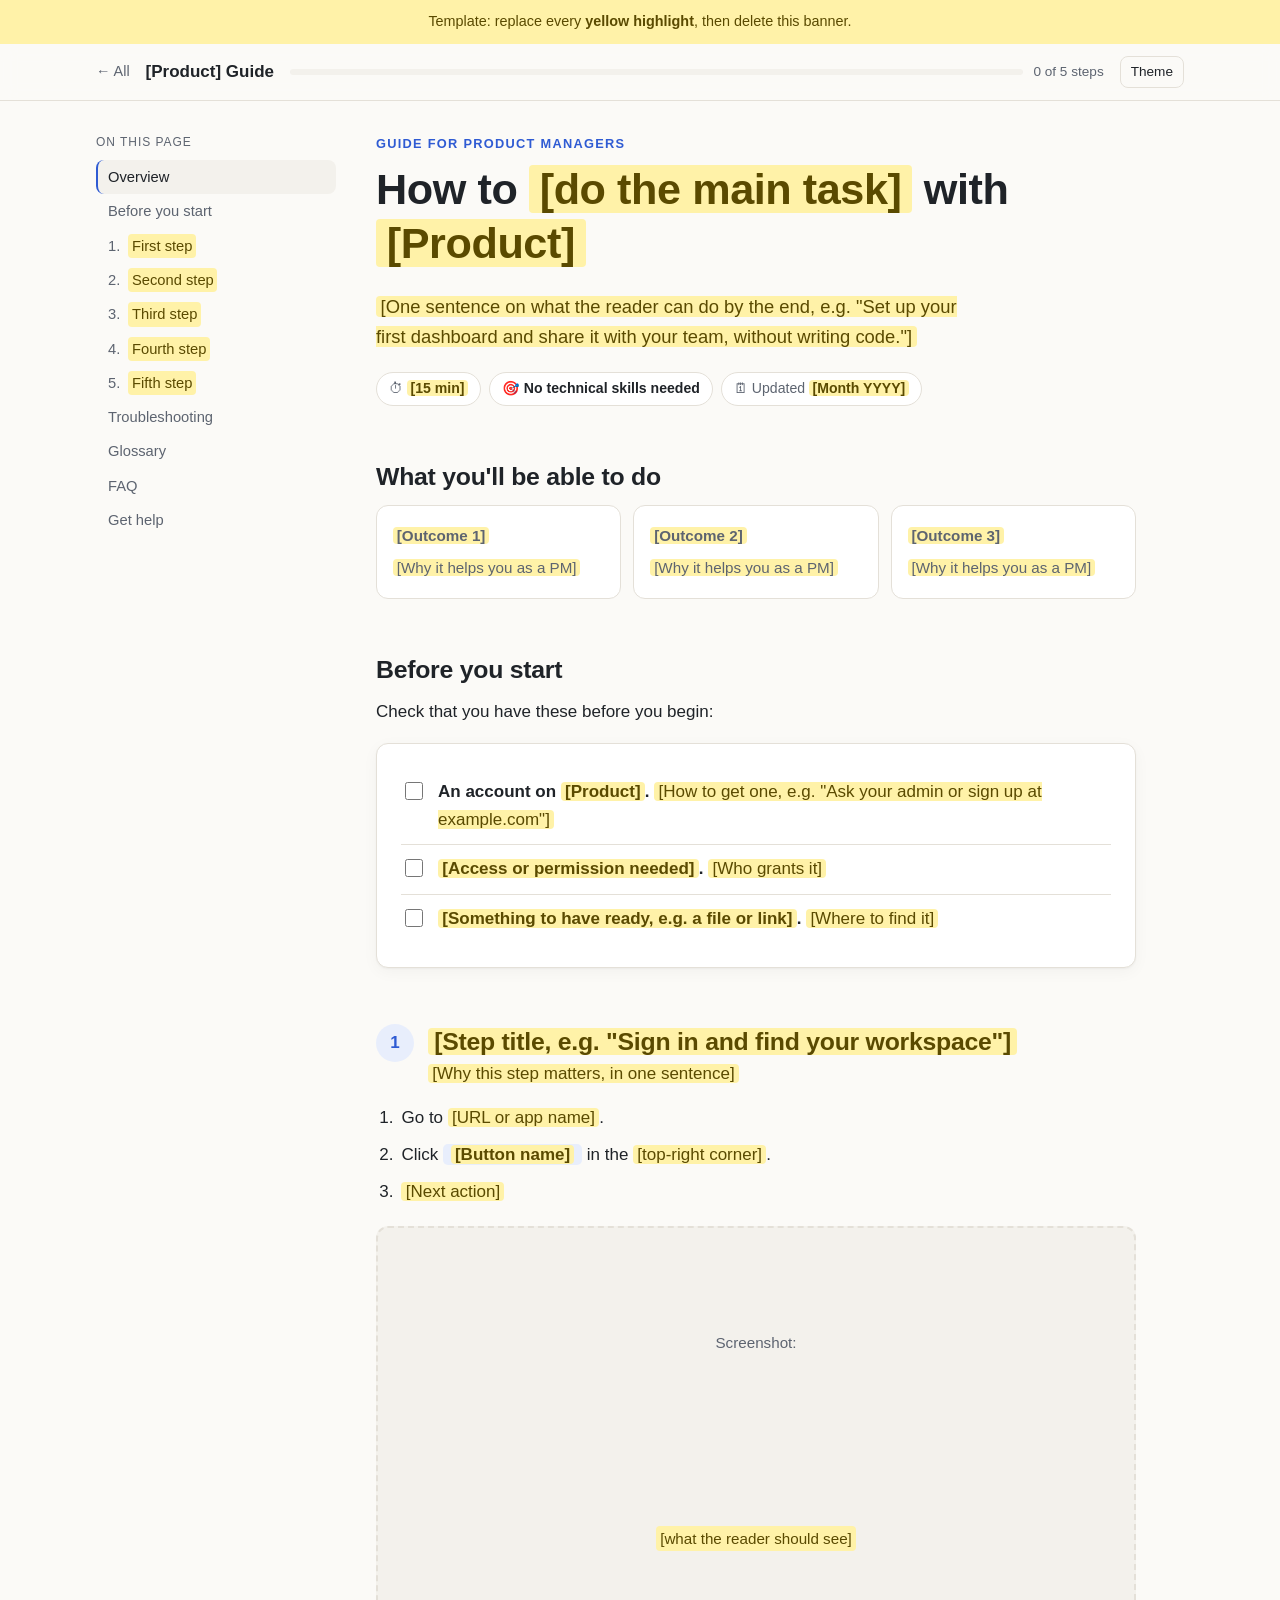
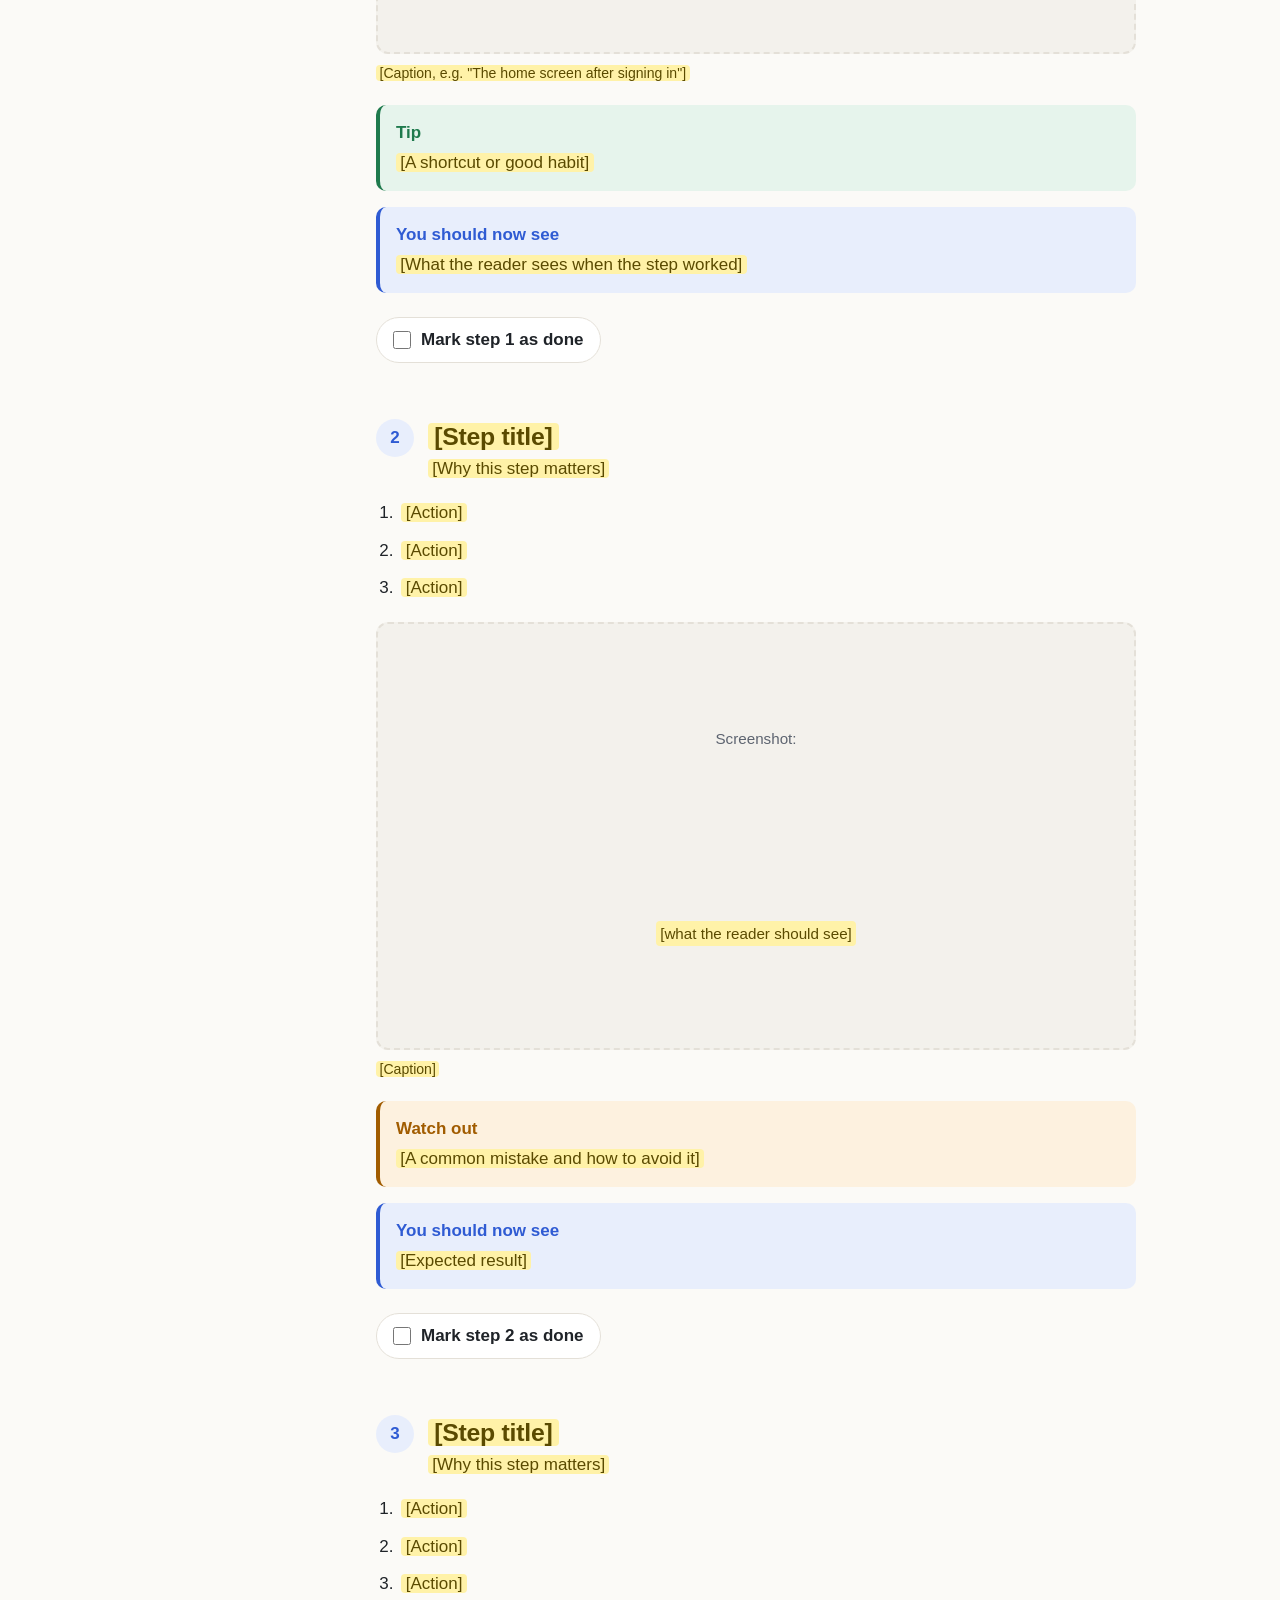
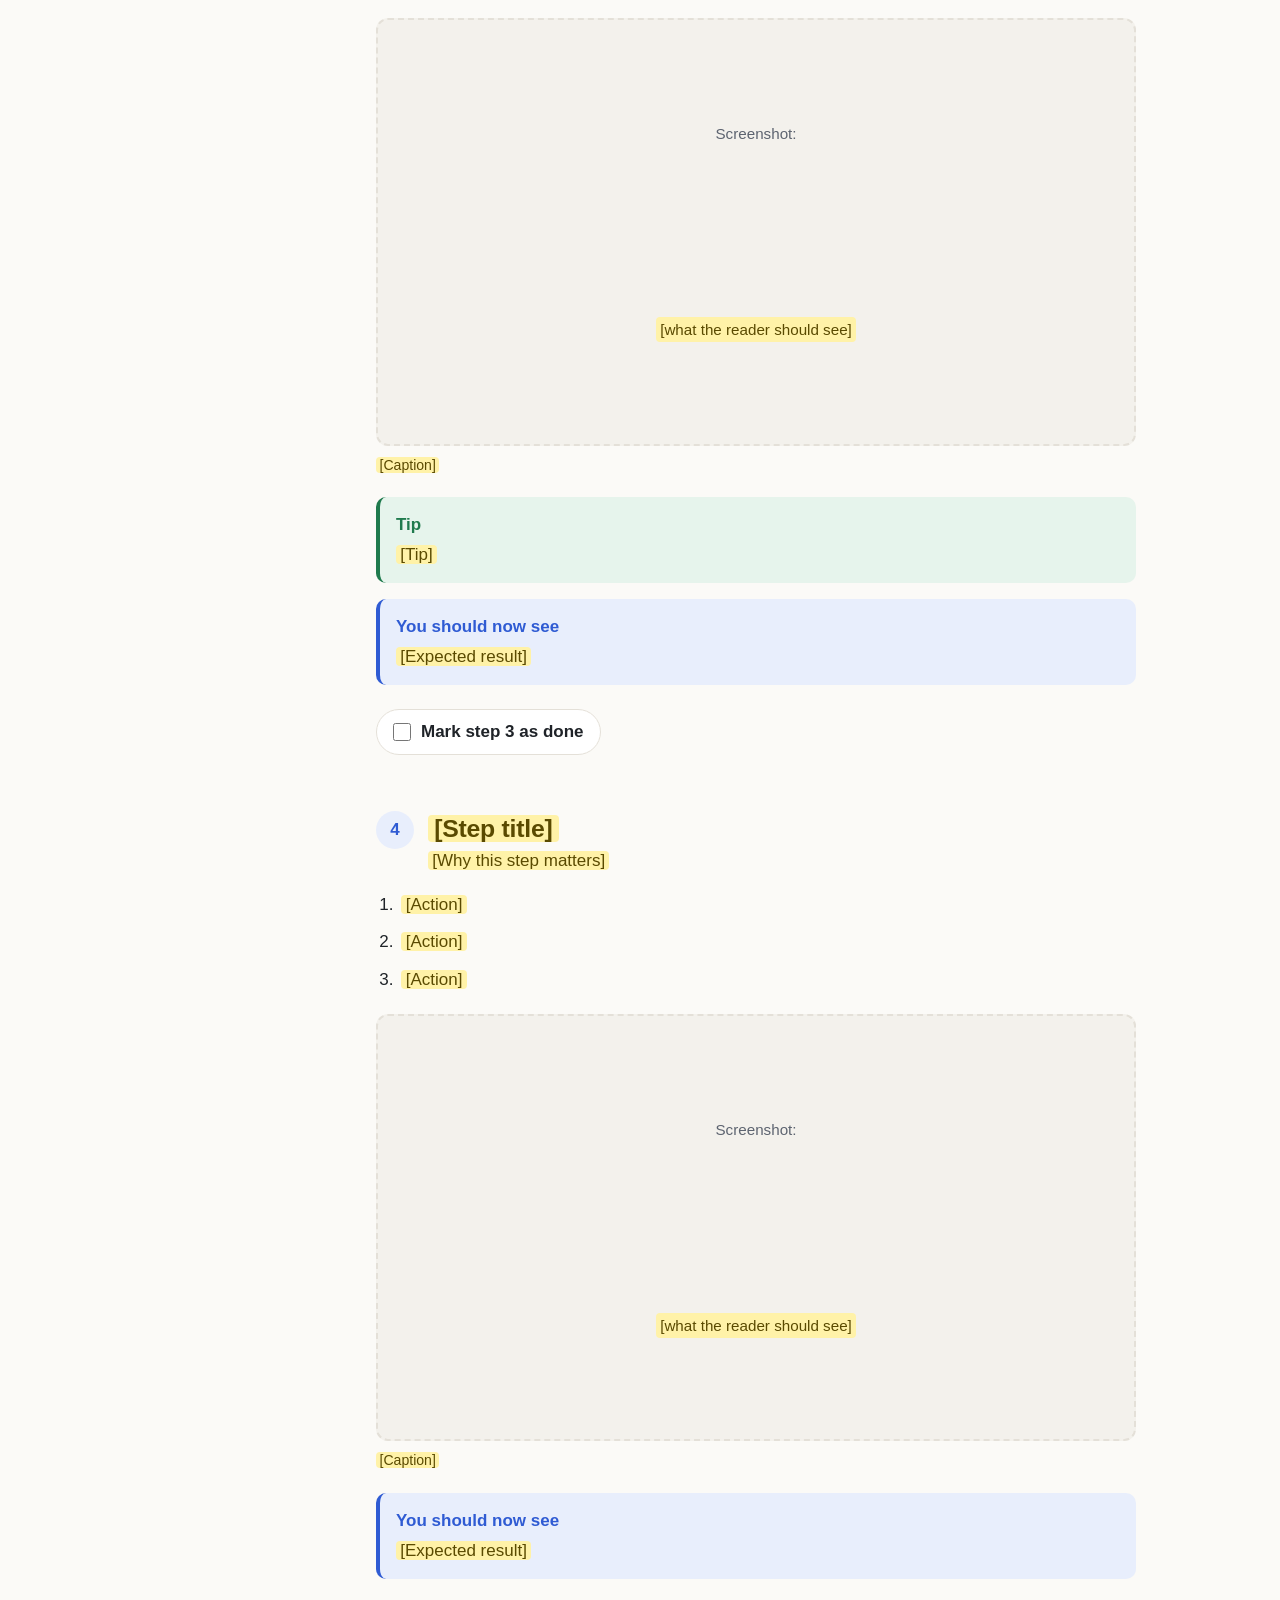
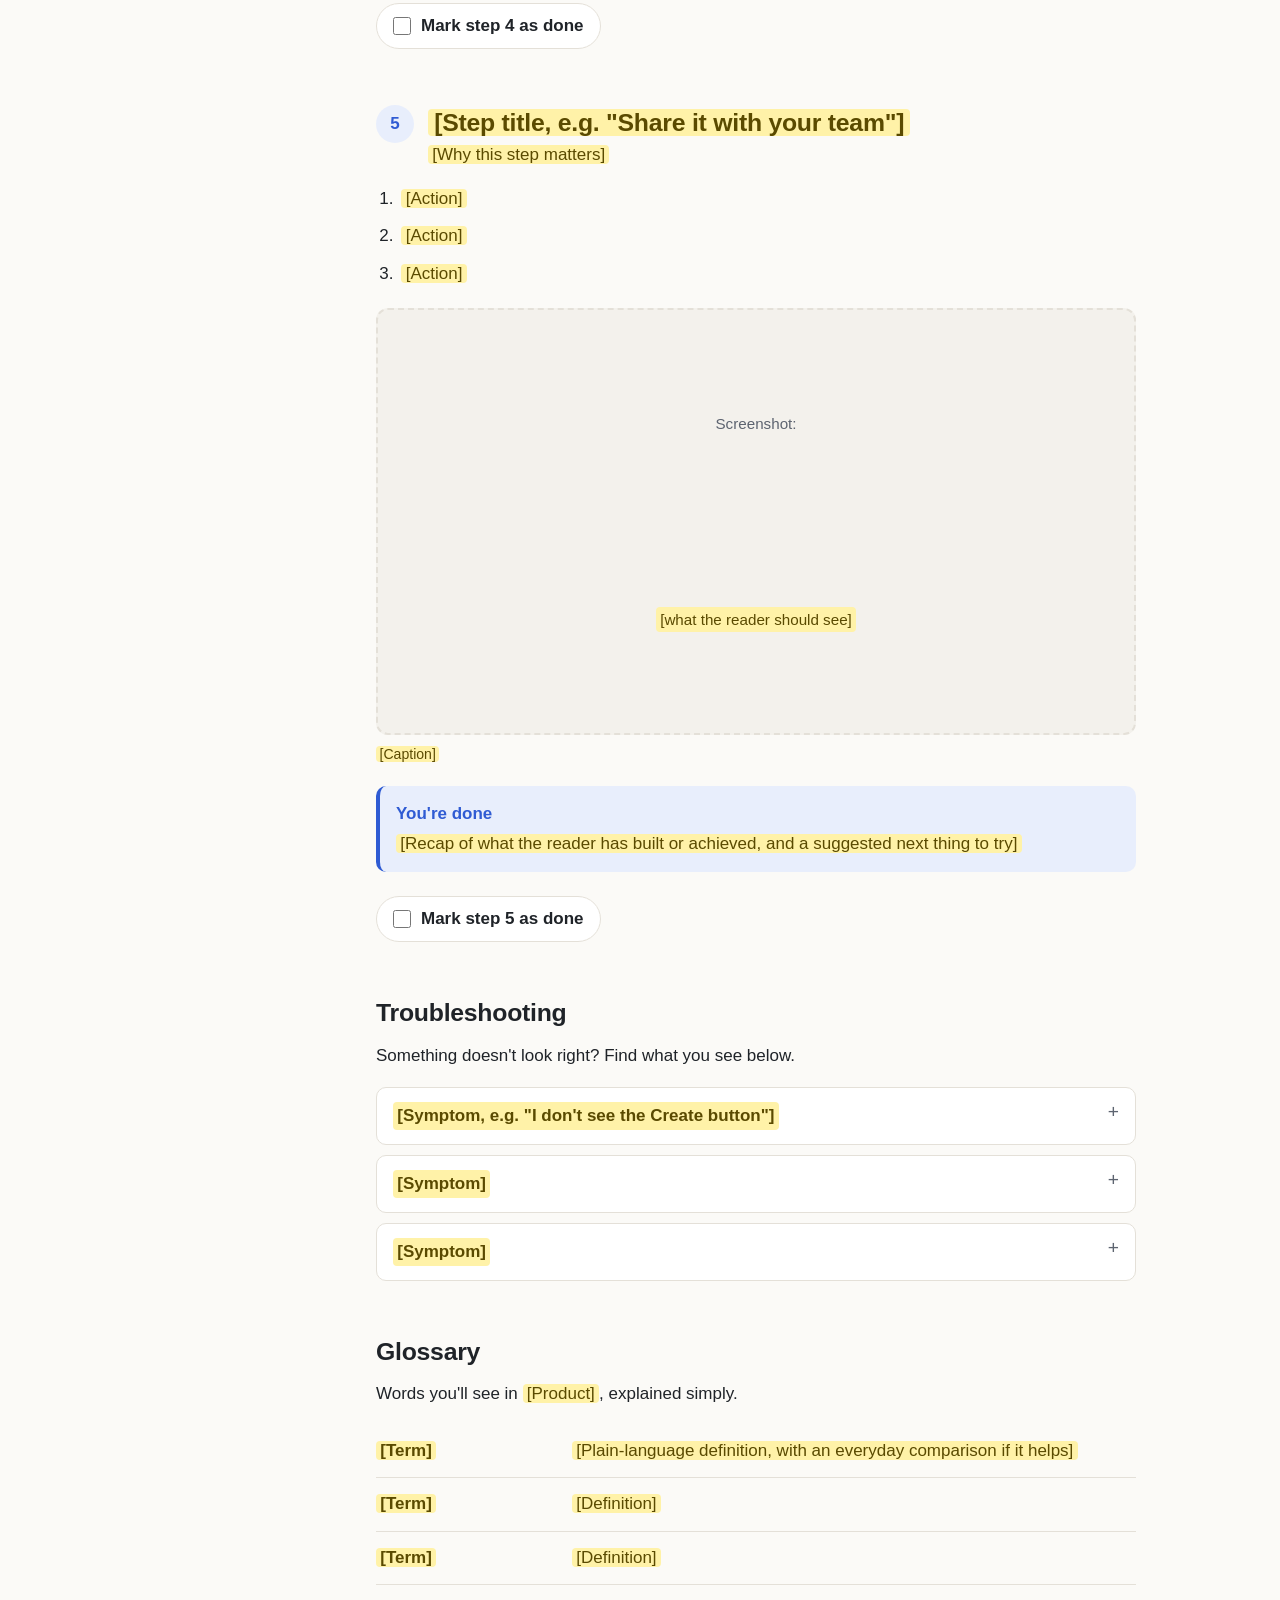
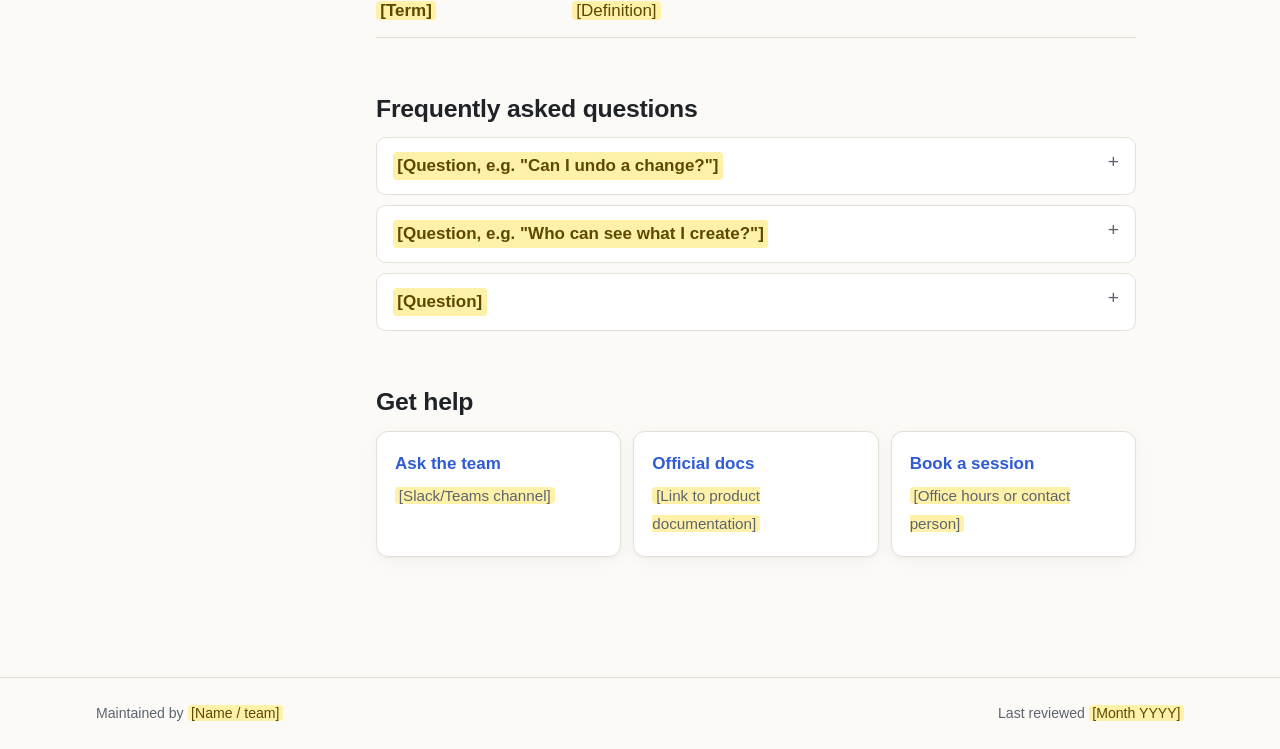
<file: tutorials/_template.html>
<!doctype html>
<html lang="en">
<head>
<meta charset="utf-8">
<meta name="viewport" content="width=device-width, initial-scale=1">
<!-- EDIT: page title and description -->
<title>[Product] Guide for PMs</title>
<meta name="description" content="A step-by-step guide to [Product] for product managers. No technical background needed.">
<link rel="stylesheet" href="../assets/css/theme.css">
</head>
<body>

<!-- EDIT: delete this banner once every yellow placeholder has been replaced -->
<div class="template-note">Template: replace every <strong>yellow highlight</strong>, then delete this banner.</div>

<header class="topbar">
  <div class="topbar-inner">
    <a class="back" href="../" aria-label="All tutorials">← All</a>
    <!-- EDIT: product name -->
    <a class="brand" href="#top">[Product] Guide</a>
    <div class="progress" aria-live="polite">
      <div class="progress-track"><div class="progress-bar" id="progressBar"></div></div>
      <span class="progress-label" id="progressLabel">0 of 5 steps</span>
    </div>
    <button class="theme-toggle" id="themeToggle" type="button" aria-label="Toggle dark mode">Theme</button>
  </div>
</header>

<div class="layout" id="top">

  <nav class="toc" aria-label="On this page">
    <p>On this page</p>
    <ol>
      <li><a href="#overview">Overview</a></li>
      <li><a href="#before">Before you start</a></li>
      <li><a href="#step-1">1. <span class="fill">First step</span></a></li>
      <li><a href="#step-2">2. <span class="fill">Second step</span></a></li>
      <li><a href="#step-3">3. <span class="fill">Third step</span></a></li>
      <li><a href="#step-4">4. <span class="fill">Fourth step</span></a></li>
      <li><a href="#step-5">5. <span class="fill">Fifth step</span></a></li>
      <li><a href="#troubleshooting">Troubleshooting</a></li>
      <li><a href="#glossary">Glossary</a></li>
      <li><a href="#faq">FAQ</a></li>
      <li><a href="#help">Get help</a></li>
    </ol>
  </nav>

  <main>

    <!-- ======================= OVERVIEW ======================= -->
    <section id="overview">
      <div class="eyebrow">Guide for product managers</div>
      <h1>How to <span class="fill">[do the main task]</span> with <span class="fill">[Product]</span></h1>
      <p class="lede"><span class="fill">[One sentence on what the reader can do by the end, e.g. "Set up your first dashboard and share it with your team, without writing code."]</span></p>
      <ul class="meta">
        <li>⏱ <strong><span class="fill">[15 min]</span></strong></li>
        <li>🎯 <strong>No technical skills needed</strong></li>
        <li>🗓 Updated <strong><span class="fill">[Month YYYY]</span></strong></li>
      </ul>
    </section>

    <section aria-labelledby="learn-title">
      <h2 id="learn-title">What you'll be able to do</h2>
      <ul class="goals">
        <li><strong><span class="fill">[Outcome 1]</span></strong><span><span class="fill">[Why it helps you as a PM]</span></span></li>
        <li><strong><span class="fill">[Outcome 2]</span></strong><span><span class="fill">[Why it helps you as a PM]</span></span></li>
        <li><strong><span class="fill">[Outcome 3]</span></strong><span><span class="fill">[Why it helps you as a PM]</span></span></li>
      </ul>
    </section>

    <!-- ======================= BEFORE YOU START ======================= -->
    <section id="before">
      <h2>Before you start</h2>
      <p>Check that you have these before you begin:</p>
      <div class="card">
        <ul class="checklist">
          <li><input type="checkbox" id="pre-1" data-persist><label for="pre-1"><strong>An account on <span class="fill">[Product]</span>.</strong> <span class="fill">[How to get one, e.g. "Ask your admin or sign up at example.com"]</span></label></li>
          <li><input type="checkbox" id="pre-2" data-persist><label for="pre-2"><strong><span class="fill">[Access or permission needed]</span>.</strong> <span class="fill">[Who grants it]</span></label></li>
          <li><input type="checkbox" id="pre-3" data-persist><label for="pre-3"><strong><span class="fill">[Something to have ready, e.g. a file or link]</span>.</strong> <span class="fill">[Where to find it]</span></label></li>
        </ul>
      </div>
    </section>

    <!-- ======================= STEPS =======================
         Each step has the same parts:
         title, why it matters, instructions, screenshot, tip or warning,
         expected result, and a "mark as done" checkbox.
         To add a step: copy a whole <section class="step">, give it the next id
         (step-6), and add a matching link in the table of contents at the top. -->

    <section class="step" id="step-1">
      <div class="step-head">
        <div class="step-num">1</div>
        <div>
          <h2><span class="fill">[Step title, e.g. "Sign in and find your workspace"]</span></h2>
          <p class="step-why"><span class="fill">[Why this step matters, in one sentence]</span></p>
        </div>
      </div>
      <ol class="instructions">
        <li>Go to <span class="fill">[URL or app name]</span>.</li>
        <li>Click <span class="btn-label"><span class="fill">[Button name]</span></span> in the <span class="fill">[top-right corner]</span>.</li>
        <li><span class="fill">[Next action]</span></li>
      </ol>
      <figure>
        <!-- EDIT: replace this <div class="shot"> with <img src="images/step-1.png" alt="Describe the screenshot"> -->
        <div class="shot">Screenshot: <span class="fill">[what the reader should see]</span></div>
        <figcaption><span class="fill">[Caption, e.g. "The home screen after signing in"]</span></figcaption>
      </figure>
      <div class="callout tip">
        <span class="callout-title">Tip</span>
        <p><span class="fill">[A shortcut or good habit]</span></p>
      </div>
      <div class="callout result">
        <span class="callout-title">You should now see</span>
        <p><span class="fill">[What the reader sees when the step worked]</span></p>
      </div>
      <label class="done-toggle"><input type="checkbox" data-step="step-1"> Mark step 1 as done</label>
    </section>

    <section class="step" id="step-2">
      <div class="step-head">
        <div class="step-num">2</div>
        <div>
          <h2><span class="fill">[Step title]</span></h2>
          <p class="step-why"><span class="fill">[Why this step matters]</span></p>
        </div>
      </div>
      <ol class="instructions">
        <li><span class="fill">[Action]</span></li>
        <li><span class="fill">[Action]</span></li>
        <li><span class="fill">[Action]</span></li>
      </ol>
      <figure>
        <div class="shot">Screenshot: <span class="fill">[what the reader should see]</span></div>
        <figcaption><span class="fill">[Caption]</span></figcaption>
      </figure>
      <div class="callout warn">
        <span class="callout-title">Watch out</span>
        <p><span class="fill">[A common mistake and how to avoid it]</span></p>
      </div>
      <div class="callout result">
        <span class="callout-title">You should now see</span>
        <p><span class="fill">[Expected result]</span></p>
      </div>
      <label class="done-toggle"><input type="checkbox" data-step="step-2"> Mark step 2 as done</label>
    </section>

    <section class="step" id="step-3">
      <div class="step-head">
        <div class="step-num">3</div>
        <div>
          <h2><span class="fill">[Step title]</span></h2>
          <p class="step-why"><span class="fill">[Why this step matters]</span></p>
        </div>
      </div>
      <ol class="instructions">
        <li><span class="fill">[Action]</span></li>
        <li><span class="fill">[Action]</span></li>
        <li><span class="fill">[Action]</span></li>
      </ol>
      <figure>
        <div class="shot">Screenshot: <span class="fill">[what the reader should see]</span></div>
        <figcaption><span class="fill">[Caption]</span></figcaption>
      </figure>
      <div class="callout tip">
        <span class="callout-title">Tip</span>
        <p><span class="fill">[Tip]</span></p>
      </div>
      <div class="callout result">
        <span class="callout-title">You should now see</span>
        <p><span class="fill">[Expected result]</span></p>
      </div>
      <label class="done-toggle"><input type="checkbox" data-step="step-3"> Mark step 3 as done</label>
    </section>

    <section class="step" id="step-4">
      <div class="step-head">
        <div class="step-num">4</div>
        <div>
          <h2><span class="fill">[Step title]</span></h2>
          <p class="step-why"><span class="fill">[Why this step matters]</span></p>
        </div>
      </div>
      <ol class="instructions">
        <li><span class="fill">[Action]</span></li>
        <li><span class="fill">[Action]</span></li>
        <li><span class="fill">[Action]</span></li>
      </ol>
      <figure>
        <div class="shot">Screenshot: <span class="fill">[what the reader should see]</span></div>
        <figcaption><span class="fill">[Caption]</span></figcaption>
      </figure>
      <div class="callout result">
        <span class="callout-title">You should now see</span>
        <p><span class="fill">[Expected result]</span></p>
      </div>
      <label class="done-toggle"><input type="checkbox" data-step="step-4"> Mark step 4 as done</label>
    </section>

    <section class="step" id="step-5">
      <div class="step-head">
        <div class="step-num">5</div>
        <div>
          <h2><span class="fill">[Step title, e.g. "Share it with your team"]</span></h2>
          <p class="step-why"><span class="fill">[Why this step matters]</span></p>
        </div>
      </div>
      <ol class="instructions">
        <li><span class="fill">[Action]</span></li>
        <li><span class="fill">[Action]</span></li>
        <li><span class="fill">[Action]</span></li>
      </ol>
      <figure>
        <div class="shot">Screenshot: <span class="fill">[what the reader should see]</span></div>
        <figcaption><span class="fill">[Caption]</span></figcaption>
      </figure>
      <div class="callout result">
        <span class="callout-title">You're done</span>
        <p><span class="fill">[Recap of what the reader has built or achieved, and a suggested next thing to try]</span></p>
      </div>
      <label class="done-toggle"><input type="checkbox" data-step="step-5"> Mark step 5 as done</label>
    </section>

    <!-- ======================= TROUBLESHOOTING ======================= -->
    <section id="troubleshooting">
      <h2>Troubleshooting</h2>
      <p>Something doesn't look right? Find what you see below.</p>
      <details>
        <summary><span class="fill">[Symptom, e.g. "I don't see the Create button"]</span></summary>
        <div><span class="fill">[Likely cause and the fix, in plain words]</span></div>
      </details>
      <details>
        <summary><span class="fill">[Symptom]</span></summary>
        <div><span class="fill">[Cause and fix]</span></div>
      </details>
      <details>
        <summary><span class="fill">[Symptom]</span></summary>
        <div><span class="fill">[Cause and fix]</span></div>
      </details>
    </section>

    <!-- ======================= GLOSSARY ======================= -->
    <section id="glossary">
      <h2>Glossary</h2>
      <p>Words you'll see in <span class="fill">[Product]</span>, explained simply.</p>
      <dl>
        <div><dt><span class="fill">[Term]</span></dt><dd><span class="fill">[Plain-language definition, with an everyday comparison if it helps]</span></dd></div>
        <div><dt><span class="fill">[Term]</span></dt><dd><span class="fill">[Definition]</span></dd></div>
        <div><dt><span class="fill">[Term]</span></dt><dd><span class="fill">[Definition]</span></dd></div>
        <div><dt><span class="fill">[Term]</span></dt><dd><span class="fill">[Definition]</span></dd></div>
      </dl>
    </section>

    <!-- ======================= FAQ ======================= -->
    <section id="faq">
      <h2>Frequently asked questions</h2>
      <details>
        <summary><span class="fill">[Question, e.g. "Can I undo a change?"]</span></summary>
        <div><span class="fill">[Answer]</span></div>
      </details>
      <details>
        <summary><span class="fill">[Question, e.g. "Who can see what I create?"]</span></summary>
        <div><span class="fill">[Answer]</span></div>
      </details>
      <details>
        <summary><span class="fill">[Question]</span></summary>
        <div><span class="fill">[Answer]</span></div>
      </details>
    </section>

    <!-- ======================= HELP ======================= -->
    <section id="help">
      <h2>Get help</h2>
      <div class="help-grid">
        <!-- EDIT: replace each href="#" with a real link -->
        <a href="#"><div class="card"><strong>Ask the team</strong><span><span class="fill">[Slack/Teams channel]</span></span></div></a>
        <a href="#"><div class="card"><strong>Official docs</strong><span><span class="fill">[Link to product documentation]</span></span></div></a>
        <a href="#"><div class="card"><strong>Book a session</strong><span><span class="fill">[Office hours or contact person]</span></span></div></a>
      </div>
    </section>

  </main>
</div>

<footer>
  <div class="inner">
    <!-- EDIT: owner and contact -->
    <span>Maintained by <span class="fill">[Name / team]</span></span>
    <span>Last reviewed <span class="fill">[Month YYYY]</span></span>
  </div>
</footer>

<script src="../assets/js/tutorial.js"></script>
</body>
</html>
</file>
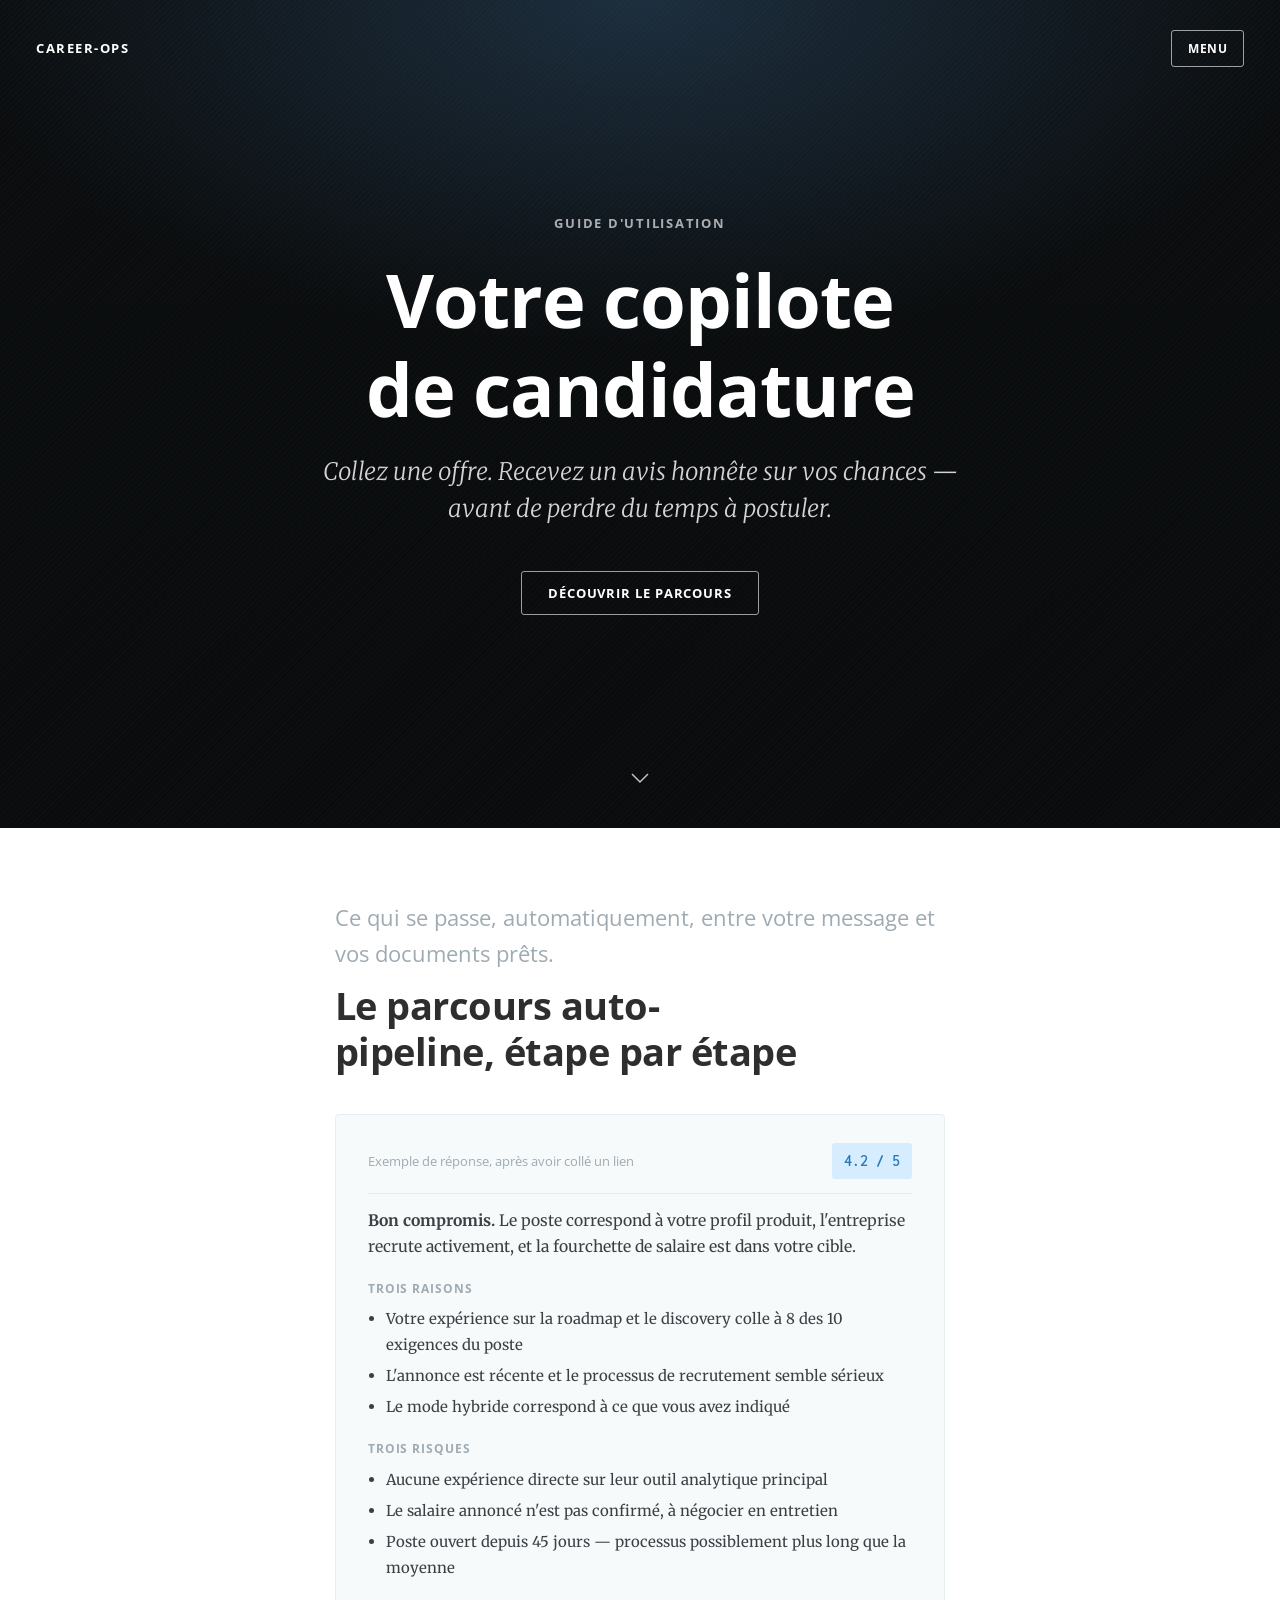
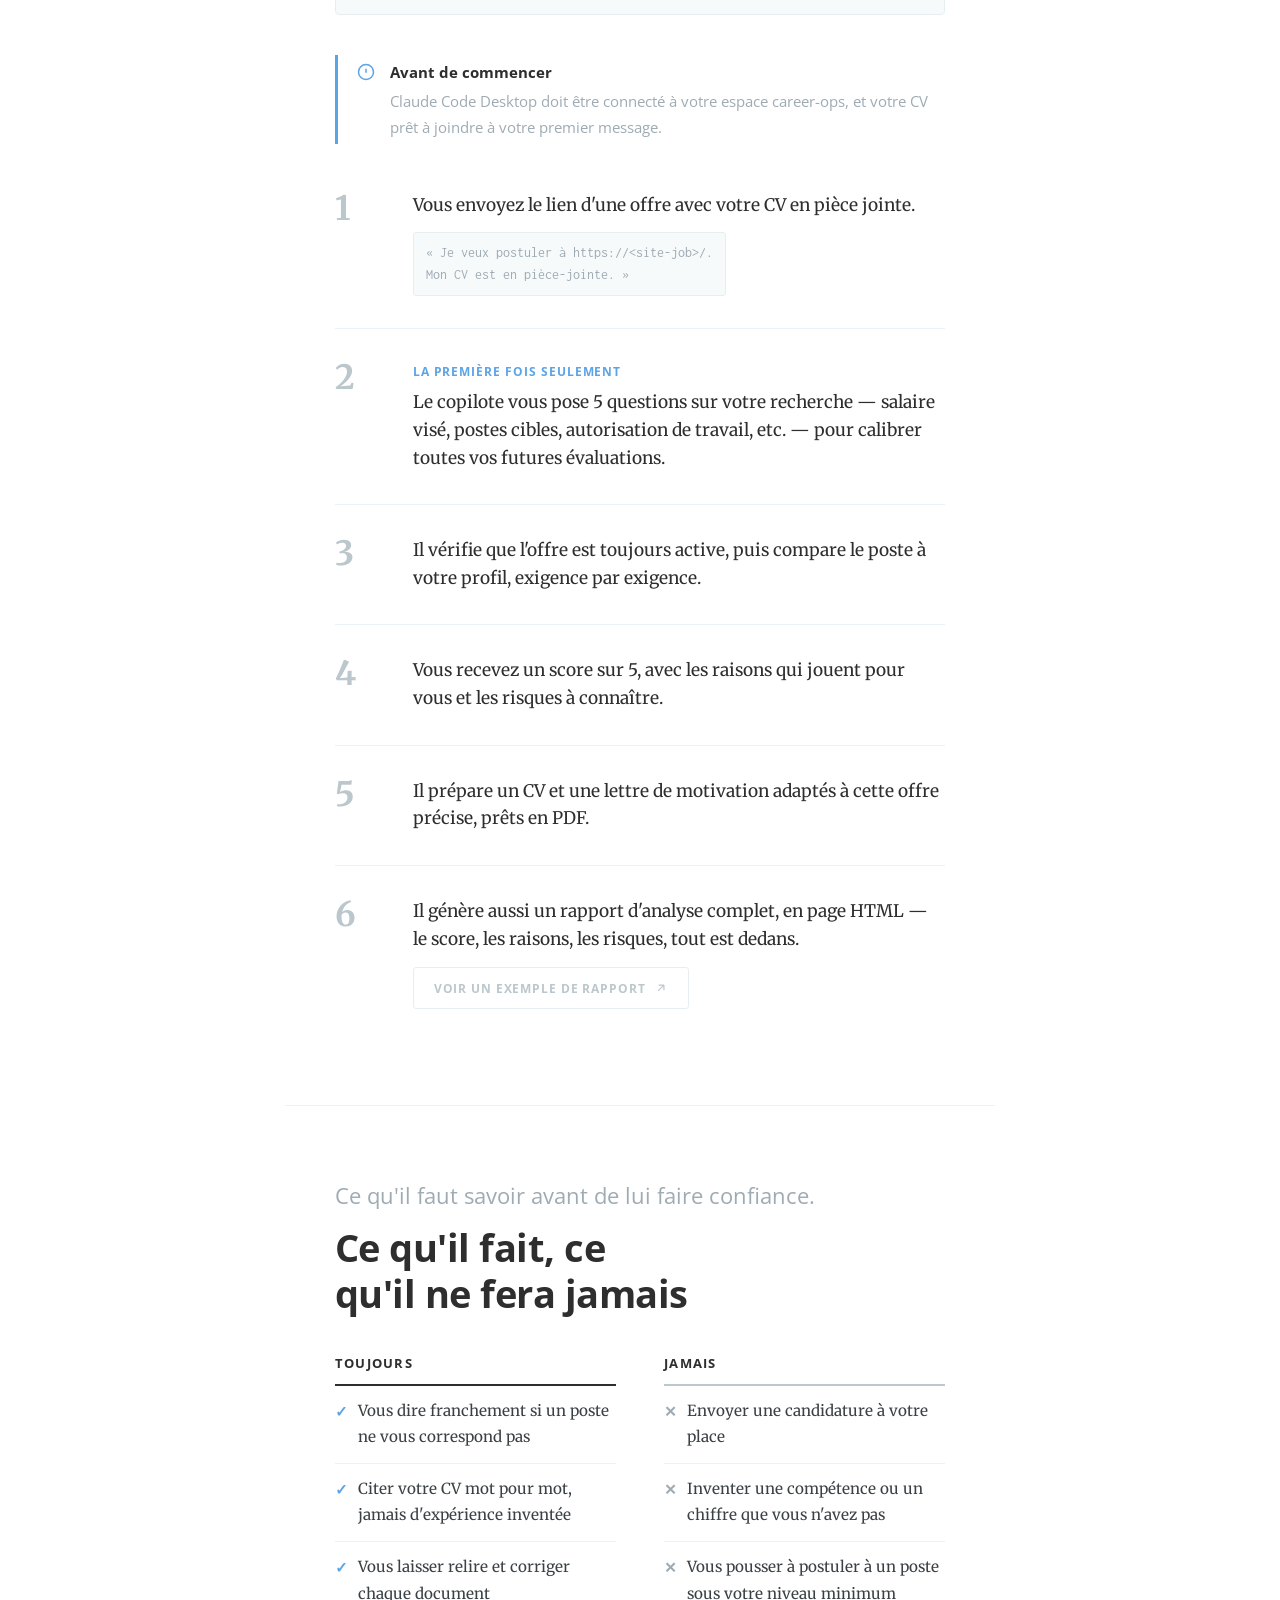
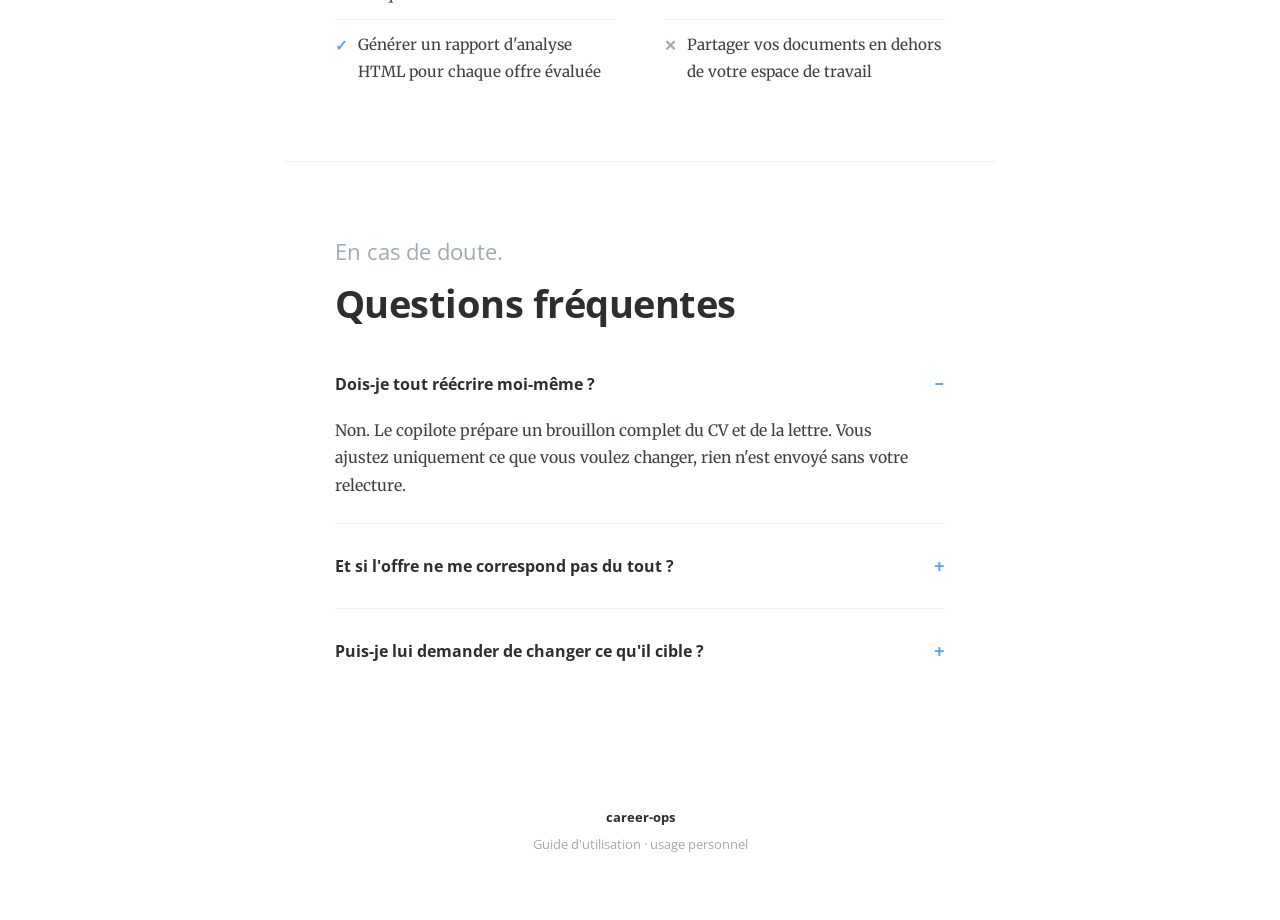
<file: tutorials/copilote-candidature.html>
<!doctype html>
<html lang="fr">
<head>
<meta charset="utf-8">
<meta name="viewport" content="width=device-width, initial-scale=1">
<title>Votre copilote de candidature</title>
<meta name="description" content="Guide d'utilisation du copilote de candidature career-ops : collez une offre, recevez un avis honnête sur vos chances avant de postuler.">
<link rel="preconnect" href="https://fonts.googleapis.com">
<link rel="preconnect" href="https://fonts.gstatic.com" crossorigin>
<link href="https://fonts.googleapis.com/css2?family=Merriweather:ital,wght@0,300;0,400;0,700;1,300;1,400&family=Open+Sans:wght@400;700&family=Inconsolata:wght@500;600&display=swap" rel="stylesheet">
<style>
  :root {
    --ink: #3a4145;
    --ink-strong: #2e2e2e;
    --black: #111111;
    --muted: #9eabb3;
    --muted-2: #bbc7cc;
    --line: #ebf2f6;
    --line-2: #e7eef2;
    --paper: #f7fafb;
    --surface: #ffffff;
    --accent: #5ba4e5;
    --accent-tint: #d6edff;
    color-scheme: light;
  }

  * { box-sizing: border-box; }
  body {
    margin: 0;
    background: var(--surface);
    color: var(--ink);
    font-family: "Merriweather", Georgia, serif;
    font-size: 16px;
    line-height: 1.75;
    -webkit-font-smoothing: antialiased;
  }
  .sans { font-family: "Open Sans", -apple-system, "Segoe UI", sans-serif; }
  .mono { font-family: "Inconsolata", ui-monospace, SFMono-Regular, monospace; }
  a { color: inherit; }

  h1, h2, h3 { color: var(--ink-strong); line-height: 1.2; text-wrap: balance; margin: 0; }

  /* ================= Hero ================= */
  .main-header {
    position: relative;
    min-height: 92vh;
    display: flex;
    flex-direction: column;
    justify-content: center;
    align-items: center;
    text-align: center;
    padding: 0 24px;
    background:
      radial-gradient(ellipse 90% 70% at 50% 0%, rgba(91,164,229,.22), transparent 60%),
      linear-gradient(rgba(0,0,0,.5), rgba(0,0,0,.55)),
      repeating-linear-gradient(135deg, #1a1f22 0px, #1a1f22 2px, #14181b 2px, #14181b 4px),
      linear-gradient(160deg, #23292d 0%, #14181b 55%, #0d1012 100%);
    color: #fff;
    overflow: hidden;
  }

  .main-nav {
    position: absolute;
    top: 0; left: 0; right: 0;
    display: flex;
    align-items: center;
    justify-content: space-between;
    padding: 30px 36px;
    z-index: 3;
  }
  .brand-mark {
    font-family: "Open Sans", sans-serif;
    font-weight: 700;
    font-size: 13px;
    letter-spacing: .12em;
    text-transform: uppercase;
    color: #fff;
    text-decoration: none;
  }
  .menu-button {
    font-family: "Open Sans", sans-serif;
    font-size: 12px;
    font-weight: 700;
    letter-spacing: .04em;
    text-transform: uppercase;
    color: #fff;
    background: transparent;
    border: 1px solid rgba(255,255,255,.6);
    border-radius: 3px;
    padding: 9px 16px;
    cursor: pointer;
    transition: background .2s ease, color .2s ease;
  }
  .menu-button:hover { background: #fff; color: #222; }

  .hero-inner { position: relative; z-index: 2; width: 100%; max-width: 720px; }
  .eyebrow {
    font-family: "Open Sans", sans-serif;
    font-size: 12.5px; font-weight: 700; letter-spacing: .14em; text-transform: uppercase;
    color: rgba(255,255,255,.65);
    margin-bottom: 22px;
    animation: fadeDown .6s .1s both;
  }
  .page-title {
    font-family: "Open Sans", sans-serif;
    font-weight: 700;
    font-size: clamp(2.2rem, 6.5vw, 4.6rem);
    letter-spacing: -1px;
    color: #fff;
    animation: fadeDown .7s .2s both;
  }
  .page-description {
    font-family: "Merriweather", serif;
    font-weight: 300;
    font-style: italic;
    font-size: clamp(1.15rem, 2.4vw, 1.5rem);
    line-height: 1.55;
    color: rgba(255,255,255,.82);
    max-width: 46ch;
    margin: 20px auto 0;
    animation: fadeDown .9s .3s both;
  }
  .header-button {
    display: inline-block;
    margin-top: 2.75rem;
    padding: 0 26px;
    height: 44px;
    line-height: 42px;
    font-family: "Open Sans", sans-serif;
    font-size: 13px;
    font-weight: 700;
    letter-spacing: .07em;
    text-transform: uppercase;
    color: #fff;
    text-decoration: none;
    border: 1px solid rgba(255,255,255,.6);
    border-radius: 3px;
    transition: all .2s ease;
    animation: fadeDown 1s .4s both;
  }
  .header-button:hover { color: #222; background: #fff; border-color: #fff; }

  .scroll-down {
    position: absolute;
    z-index: 3;
    bottom: 34px; left: 50%;
    transform: translateX(-50%);
    width: 32px; height: 32px;
    color: rgba(255,255,255,.75);
    animation: bounce 2.2s infinite;
  }
  .scroll-down:hover { color: #fff; }

  @keyframes fadeDown { from { opacity: 0; transform: translateY(-14px); } to { opacity: 1; transform: translateY(0); } }
  @keyframes bounce { 0%,100% { transform: translateX(-50%) translateY(0); } 50% { transform: translateX(-50%) translateY(8px); } }
  @media (prefers-reduced-motion: reduce) {
    .eyebrow, .page-title, .page-description, .header-button { animation: none; }
    .scroll-down { animation: none; }
  }

  /* ================= Slide-in index ================= */
  .site-wrapper {
    position: relative;
    background: var(--surface);
    transition: transform .3s ease;
  }
  body.nav-open .site-wrapper { transform: translateX(-240px); }
  body.nav-open { overflow-x: hidden; }

  .index-panel {
    position: fixed;
    top: 0; right: 0; bottom: 0;
    width: 240px;
    background: var(--black);
    transform: translateX(240px);
    transition: transform .3s ease;
    z-index: 20;
    padding: 90px 8% 5%;
  }
  body.nav-open .index-panel { transform: translateX(0); }
  .index-panel .nav-title {
    position: absolute; top: 40px; left: 30px;
    font-family: "Open Sans", sans-serif;
    font-size: 12px; letter-spacing: .12em; text-transform: uppercase;
    color: rgba(255,255,255,.45);
  }
  .index-panel .close-btn {
    position: absolute; top: 30px; right: 30px;
    background: none; border: none; color: rgba(255,255,255,.6);
    font-size: 22px; line-height: 1; cursor: pointer; padding: 4px;
  }
  .index-panel .close-btn:hover { color: #fff; }
  .index-panel ul { list-style: none; margin: 0; padding: 0; }
  .index-panel li a {
    display: block;
    font-family: "Open Sans", sans-serif;
    font-size: 1.05rem;
    color: #b8b8b8;
    text-decoration: none;
    padding: 10px 0;
    border-bottom: 1px solid rgba(255,255,255,.08);
    transition: color .15s ease;
  }
  .index-panel li a:hover { color: #fff; }

  .nav-cover {
    display: none;
    position: fixed; inset: 0; z-index: 15;
    background: rgba(0,0,0,.25);
  }
  body.nav-open .nav-cover { display: block; }

  /* ================= Content rhythm (post-style) ================= */
  .inner { width: 86%; max-width: 710px; margin: 0 auto; }

  section.block {
    width: 86%; max-width: 710px; margin: 4.5rem auto 0;
    padding-bottom: 4rem;
    border-bottom: var(--line) 1px solid;
  }
  section.block:last-of-type { border-bottom: none; }

  .kicker {
    font-family: "Open Sans", sans-serif;
    font-size: 1.4rem; line-height: 1.6;
    color: var(--muted);
    margin: 1.5rem 0 0;
  }
  h2.block-title {
    font-family: "Open Sans", sans-serif;
    font-weight: 700;
    font-size: clamp(1.7rem, 3.5vw, 2.4rem);
    letter-spacing: -.5px;
    margin-top: 10px;
  }

  /* verdict mock, styled like a quoted excerpt card */
  .verdict-mock {
    margin-top: 2.5rem;
    background: var(--paper);
    border: 1px solid var(--line-2);
    border-radius: 4px;
    padding: 1.75rem 2rem;
  }
  .verdict-mock .head {
    display: flex; align-items: baseline; justify-content: space-between; gap: 12px; flex-wrap: wrap;
    padding-bottom: 14px; margin-bottom: 14px; border-bottom: 1px solid var(--line-2);
    font-family: "Open Sans", sans-serif;
  }
  .verdict-mock .who { font-size: .82rem; color: var(--muted); }
  .score-pill {
    font-family: "Inconsolata", monospace; font-weight: 600; font-size: 1rem;
    background: var(--accent-tint); color: #2678b8;
    border-radius: 3px; padding: 4px 12px; white-space: nowrap;
  }
  .verdict-mock p { margin: 0 0 12px; font-size: .98rem; line-height: 1.65; }
  .verdict-mock .tag {
    font-family: "Open Sans", sans-serif; font-size: .74rem; font-weight: 700;
    letter-spacing: .08em; text-transform: uppercase; color: var(--muted);
    margin: 18px 0 8px;
  }
  .verdict-mock ul { margin: 0; padding-left: 1.2em; font-size: .93rem; color: var(--ink); }
  .verdict-mock li { margin-bottom: 5px; }

  .callout {
    margin-top: 2.5rem;
    display: flex; gap: 14px;
    border-left: 3px solid var(--accent);
    padding: 4px 0 4px 18px;
  }
  .callout svg { flex: none; margin-top: 3px; color: var(--accent); }
  .callout .t { font-family: "Open Sans", sans-serif; font-weight: 700; font-size: .95rem; margin-bottom: 3px; color: var(--ink-strong); }
  .callout .d { color: var(--muted); font-size: .92rem; font-family: "Open Sans", sans-serif; }

  /* ================= Steps ================= */
  .steps { margin-top: 3rem; }
  .step {
    display: grid;
    grid-template-columns: 56px 1fr;
    gap: 22px;
    padding: 2rem 0;
    border-top: 1px solid var(--line);
  }
  .step:first-child { border-top: none; padding-top: 0; }
  .step .num {
    font-family: "Merriweather", serif;
    font-weight: 700;
    font-size: 2.1rem;
    color: var(--muted-2);
    line-height: 1;
  }
  .step .body p { margin: 0; color: var(--ink-strong); font-size: 1.08rem; line-height: 1.6; }
  .step .body .example {
    margin-top: 12px;
    font-family: "Inconsolata", monospace;
    font-size: .85rem;
    line-height: 1.6;
    color: var(--muted);
    background: var(--paper);
    border: 1px solid var(--line-2);
    border-radius: 3px;
    padding: 9px 12px;
    display: inline-block;
  }
  .btn-report {
    display: inline-flex; align-items: center; gap: 9px;
    margin-top: 14px;
    padding: 0 20px; height: 42px;
    font-family: "Open Sans", sans-serif;
    font-size: .78rem; font-weight: 700; letter-spacing: .07em; text-transform: uppercase;
    color: var(--ink-strong);
    background: transparent;
    border: 1px solid var(--ink-strong);
    border-radius: 3px;
    cursor: pointer;
    transition: all .2s ease;
  }
  .btn-report:hover:not(:disabled) { background: var(--ink-strong); color: #fff; }
  .btn-report:disabled {
    cursor: not-allowed;
    color: var(--muted-2);
    border-color: var(--line-2);
  }
  .step .body .once {
    font-family: "Open Sans", sans-serif;
    font-size: .74rem; font-weight: 700; letter-spacing: .08em; text-transform: uppercase;
    color: var(--accent);
    margin-bottom: 8px; display: block;
  }

  /* ================= Trust grid ================= */
  .trust-grid {
    margin-top: 2.5rem;
    display: grid;
    grid-template-columns: 1fr 1fr;
    gap: 0 3rem;
  }
  .trust-col h3 {
    font-family: "Open Sans", sans-serif;
    font-weight: 700; font-size: .8rem;
    letter-spacing: .1em; text-transform: uppercase;
    padding-bottom: 12px; margin-bottom: 12px;
    border-bottom: 2px solid var(--ink-strong);
  }
  .trust-col.dont h3 { border-bottom-color: var(--muted-2); }
  .trust-col ul { margin: 0; padding: 0; list-style: none; }
  .trust-col li {
    font-size: .95rem; color: var(--ink);
    padding: 12px 0;
    border-top: 1px solid var(--line);
    display: flex; gap: 10px;
  }
  .trust-col li:first-child { border-top: none; padding-top: 0; }
  .trust-col.do li::before { content: "✓"; color: var(--accent); flex: none; font-weight: 700; font-family: "Open Sans", sans-serif; }
  .trust-col.dont li::before { content: "✕"; color: var(--muted); flex: none; font-weight: 700; font-family: "Open Sans", sans-serif; }

  /* ================= FAQ ================= */
  .faq-item { border-top: 1px solid var(--line); padding: 1.5rem 0; }
  .faq-item:first-of-type { border-top: none; padding-top: 0; }
  .faq-item summary {
    cursor: pointer; list-style: none;
    font-family: "Open Sans", sans-serif; font-weight: 700; font-size: 1.02rem; color: var(--ink-strong);
    display: flex; align-items: center; justify-content: space-between; gap: 12px;
  }
  .faq-item summary::-webkit-details-marker { display: none; }
  .faq-item summary::after { content: "+"; color: var(--accent); font-size: 1.3rem; font-family: "Inconsolata", monospace; flex: none; }
  .faq-item[open] summary::after { content: "–"; }
  .faq-item p { margin: 14px 0 0; color: var(--ink); font-size: .98rem; max-width: 58ch; }

  /* ================= Footer ================= */
  footer.site-footer {
    padding: 3rem 24px 4rem;
    text-align: center;
    font-family: "Open Sans", sans-serif;
    font-size: .82rem;
    color: var(--muted);
  }
  footer.site-footer .copyright { color: var(--ink-strong); font-weight: 700; margin-bottom: 4px; }

  @media (max-width: 560px) {
    .trust-grid { grid-template-columns: 1fr; gap: 2rem; }
    .step { grid-template-columns: 40px 1fr; gap: 14px; }
    .step .num { font-size: 1.5rem; }
    .main-nav { padding: 22px 20px; }
  }
</style>
</head>
<body>

<header class="main-header">
  <nav class="main-nav">
    <a class="brand-mark" href="../">career-ops</a>
    <button class="menu-button" id="openNav" aria-controls="indexPanel" aria-expanded="false">Menu</button>
  </nav>
  <div class="hero-inner">
    <div class="eyebrow">Guide d'utilisation</div>
    <h1 class="page-title">Votre copilote<br>de candidature</h1>
    <p class="page-description">Collez une offre. Recevez un avis honnête sur vos chances — avant de perdre du temps à postuler.</p>
    <a class="header-button" href="#etapes">Découvrir le parcours</a>
  </div>
  <a class="scroll-down" href="#content" aria-label="Défiler vers le contenu">
    <svg viewBox="0 0 32 32" fill="none" stroke="currentColor" stroke-width="1.5"><path d="M8 12l8 8 8-8"/></svg>
  </a>
</header>

<span class="nav-cover" id="navCover"></span>
<div class="index-panel" id="indexPanel">
  <span class="nav-title">Sommaire</span>
  <button class="close-btn" id="closeNav" aria-label="Fermer">&times;</button>
  <ul>
    <li><a href="#etapes">Le parcours</a></li>
    <li><a href="#confiance">Ce qu'il fait / ne fait jamais</a></li>
    <li><a href="#faq">Questions fréquentes</a></li>
    <li><a href="../">← Tous les tutoriels</a></li>
  </ul>
</div>

<div class="site-wrapper" id="siteWrapper">
  <main id="content">

    <section class="block" id="etapes">
      <div class="inner">
        <p class="kicker sans">Ce qui se passe, automatiquement, entre votre message et vos documents prêts.</p>
        <h2 class="block-title">Le parcours auto-pipeline, étape par étape</h2>

        <div class="verdict-mock">
          <div class="head">
            <span class="who">Exemple de réponse, après avoir collé un lien</span>
            <span class="score-pill">4.2 / 5</span>
          </div>
          <p><strong>Bon compromis.</strong> Le poste correspond à votre profil produit, l'entreprise recrute activement, et la fourchette de salaire est dans votre cible.</p>
          <div class="tag">Trois raisons</div>
          <ul>
            <li>Votre expérience sur la roadmap et le discovery colle à 8 des 10 exigences du poste</li>
            <li>L'annonce est récente et le processus de recrutement semble sérieux</li>
            <li>Le mode hybride correspond à ce que vous avez indiqué</li>
          </ul>
          <div class="tag">Trois risques</div>
          <ul>
            <li>Aucune expérience directe sur leur outil analytique principal</li>
            <li>Le salaire annoncé n'est pas confirmé, à négocier en entretien</li>
            <li>Poste ouvert depuis 45 jours — processus possiblement plus long que la moyenne</li>
          </ul>
        </div>

        <div class="callout">
          <svg width="20" height="20" viewBox="0 0 24 24" fill="none" stroke="currentColor" stroke-width="1.8"><circle cx="12" cy="12" r="9"/><path d="M12 8v5M12 16h.01"/></svg>
          <div>
            <div class="t">Avant de commencer</div>
            <div class="d">Claude Code Desktop doit être connecté à votre espace career-ops, et votre CV prêt à joindre à votre premier message.</div>
          </div>
        </div>

        <div class="steps">
          <div class="step">
            <div class="num">1</div>
            <div class="body">
              <p>Vous envoyez le lien d'une offre avec votre CV en pièce jointe.</p>
              <span class="example">« Je veux postuler à https://&lt;site-job&gt;/.<br>Mon CV est en pièce-jointe. »</span>
            </div>
          </div>
          <div class="step">
            <div class="num">2</div>
            <div class="body">
              <span class="once">La première fois seulement</span>
              <p>Le copilote vous pose 5 questions sur votre recherche — salaire visé, postes cibles, autorisation de travail, etc. — pour calibrer toutes vos futures évaluations.</p>
            </div>
          </div>
          <div class="step">
            <div class="num">3</div>
            <div class="body">
              <p>Il vérifie que l'offre est toujours active, puis compare le poste à votre profil, exigence par exigence.</p>
            </div>
          </div>
          <div class="step">
            <div class="num">4</div>
            <div class="body">
              <p>Vous recevez un score sur 5, avec les raisons qui jouent pour vous et les risques à connaître.</p>
            </div>
          </div>
          <div class="step">
            <div class="num">5</div>
            <div class="body">
              <p>Il prépare un CV et une lettre de motivation adaptés à cette offre précise, prêts en PDF.</p>
            </div>
          </div>
          <div class="step">
            <div class="num">6</div>
            <div class="body">
              <p>Il génère aussi un rapport d'analyse complet, en page HTML — le score, les raisons, les risques, tout est dedans.</p>
              <button type="button" class="btn-report" disabled>
                Voir un exemple de rapport
                <svg width="14" height="14" viewBox="0 0 24 24" fill="none" stroke="currentColor" stroke-width="2"><path d="M7 17L17 7M17 7H8M17 7v9"/></svg>
              </button>
            </div>
          </div>
        </div>
      </div>
    </section>

    <section class="block" id="confiance">
      <div class="inner">
        <p class="kicker sans">Ce qu'il faut savoir avant de lui faire confiance.</p>
        <h2 class="block-title">Ce qu'il fait, ce qu'il ne fera jamais</h2>
        <div class="trust-grid">
          <div class="trust-col do">
            <h3>Toujours</h3>
            <ul>
              <li>Vous dire franchement si un poste ne vous correspond pas</li>
              <li>Citer votre CV mot pour mot, jamais d'expérience inventée</li>
              <li>Vous laisser relire et corriger chaque document</li>
              <li>Générer un rapport d'analyse HTML pour chaque offre évaluée</li>
            </ul>
          </div>
          <div class="trust-col dont">
            <h3>Jamais</h3>
            <ul>
              <li>Envoyer une candidature à votre place</li>
              <li>Inventer une compétence ou un chiffre que vous n'avez pas</li>
              <li>Vous pousser à postuler à un poste sous votre niveau minimum</li>
              <li>Partager vos documents en dehors de votre espace de travail</li>
            </ul>
          </div>
        </div>
      </div>
    </section>

    <section class="block" id="faq">
      <div class="inner">
        <p class="kicker sans">En cas de doute.</p>
        <h2 class="block-title">Questions fréquentes</h2>
        <div class="faq-list" style="margin-top:2.5rem">
          <details class="faq-item" open>
            <summary>Dois-je tout réécrire moi-même ?</summary>
            <p>Non. Le copilote prépare un brouillon complet du CV et de la lettre. Vous ajustez uniquement ce que vous voulez changer, rien n'est envoyé sans votre relecture.</p>
          </details>
          <details class="faq-item">
            <summary>Et si l'offre ne me correspond pas du tout ?</summary>
            <p>Il vous le dit dès le score, avant que vous ne perdiez du temps sur des documents pour un poste qui ne vous convient pas.</p>
          </details>
          <details class="faq-item">
            <summary>Puis-je lui demander de changer ce qu'il cible ?</summary>
            <p>Oui. Dites-lui simplement ce que vous cherchez — un autre type de poste, une autre ville, une fourchette de salaire différente — et il ajuste ses évaluations en conséquence.</p>
          </details>
        </div>
      </div>
    </section>

  </main>

  <footer class="site-footer">
    <div class="copyright">career-ops</div>
    <div class="poweredby">Guide d'utilisation · usage personnel</div>
  </footer>
</div>

<script>
  (function () {
    var body = document.body;
    var openBtn = document.getElementById('openNav');
    var closeBtn = document.getElementById('closeNav');
    var cover = document.getElementById('navCover');
    function openNav() { body.classList.add('nav-open'); openBtn.setAttribute('aria-expanded', 'true'); }
    function closeNav() { body.classList.remove('nav-open'); openBtn.setAttribute('aria-expanded', 'false'); }
    openBtn.addEventListener('click', openNav);
    closeBtn.addEventListener('click', closeNav);
    cover.addEventListener('click', closeNav);
    document.querySelectorAll('.index-panel a').forEach(function (a) {
      a.addEventListener('click', closeNav);
    });
  })();
</script>
</body>
</html>
</file>
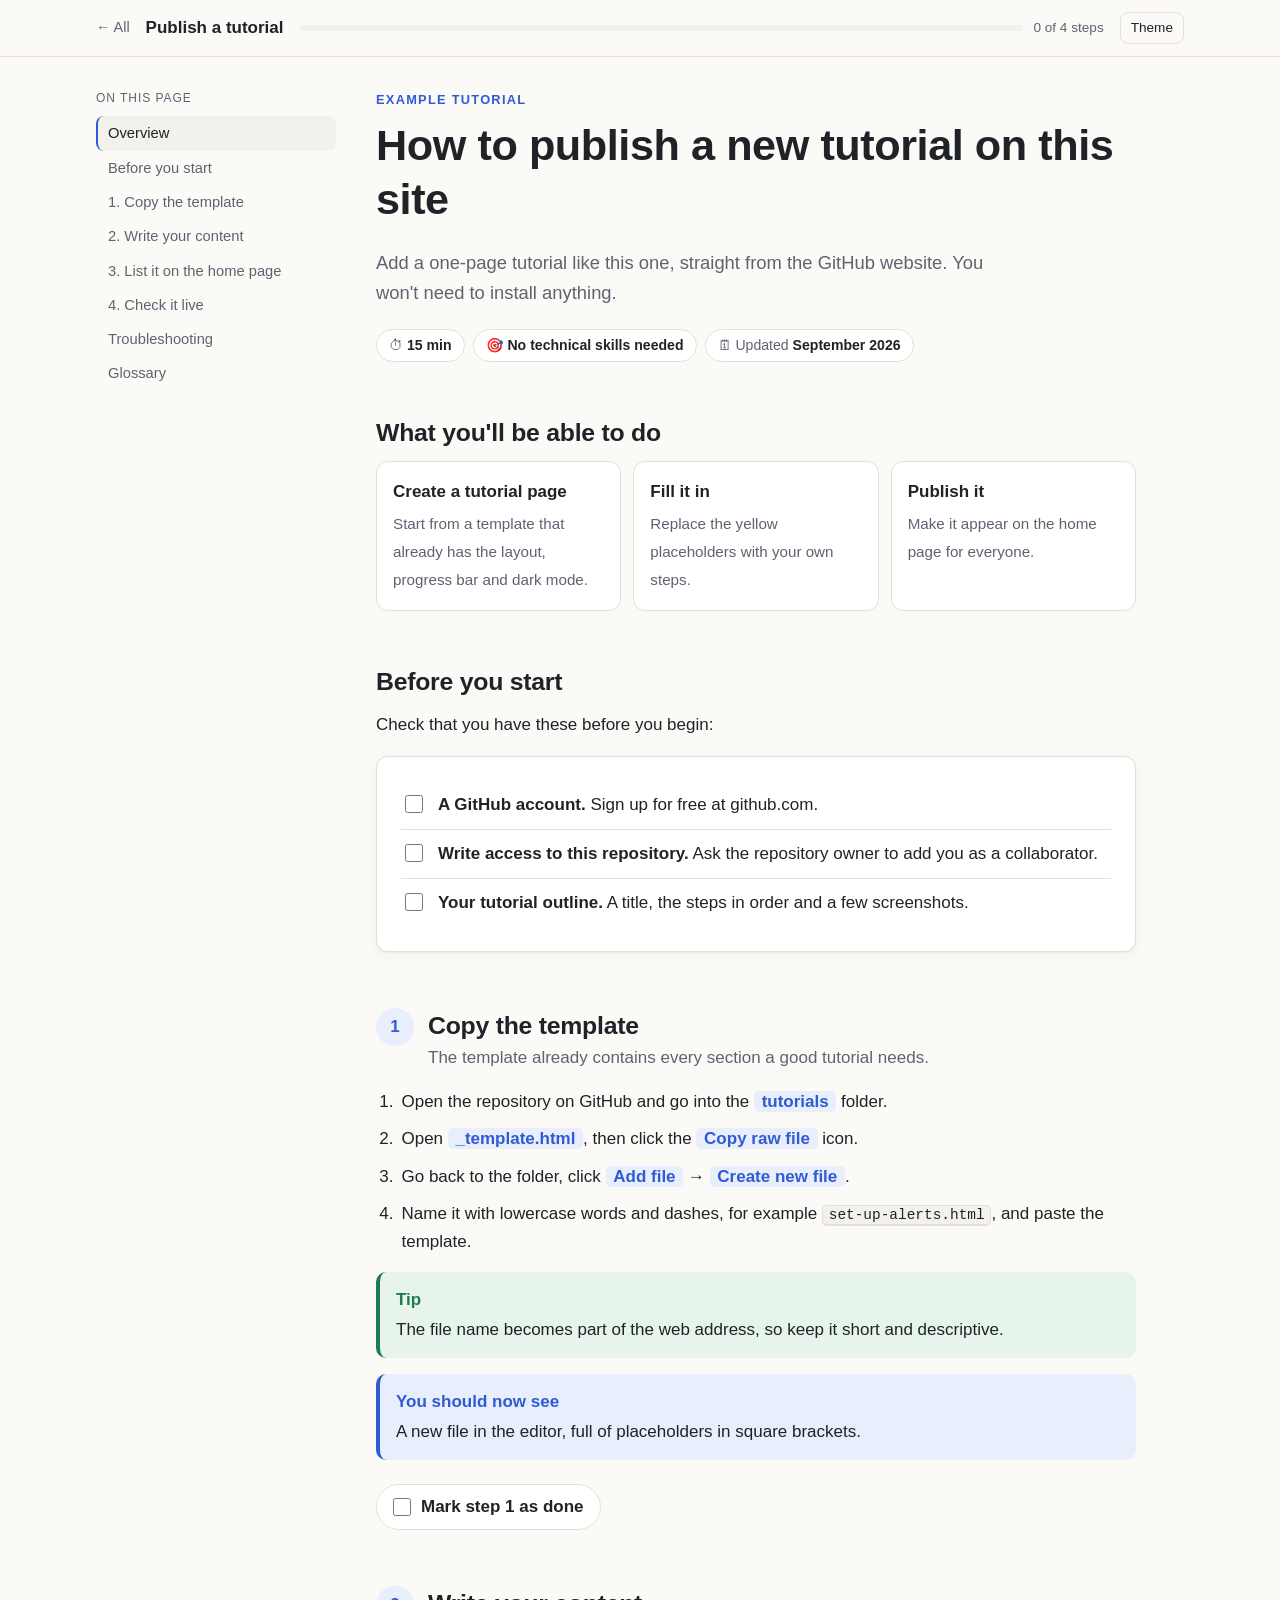
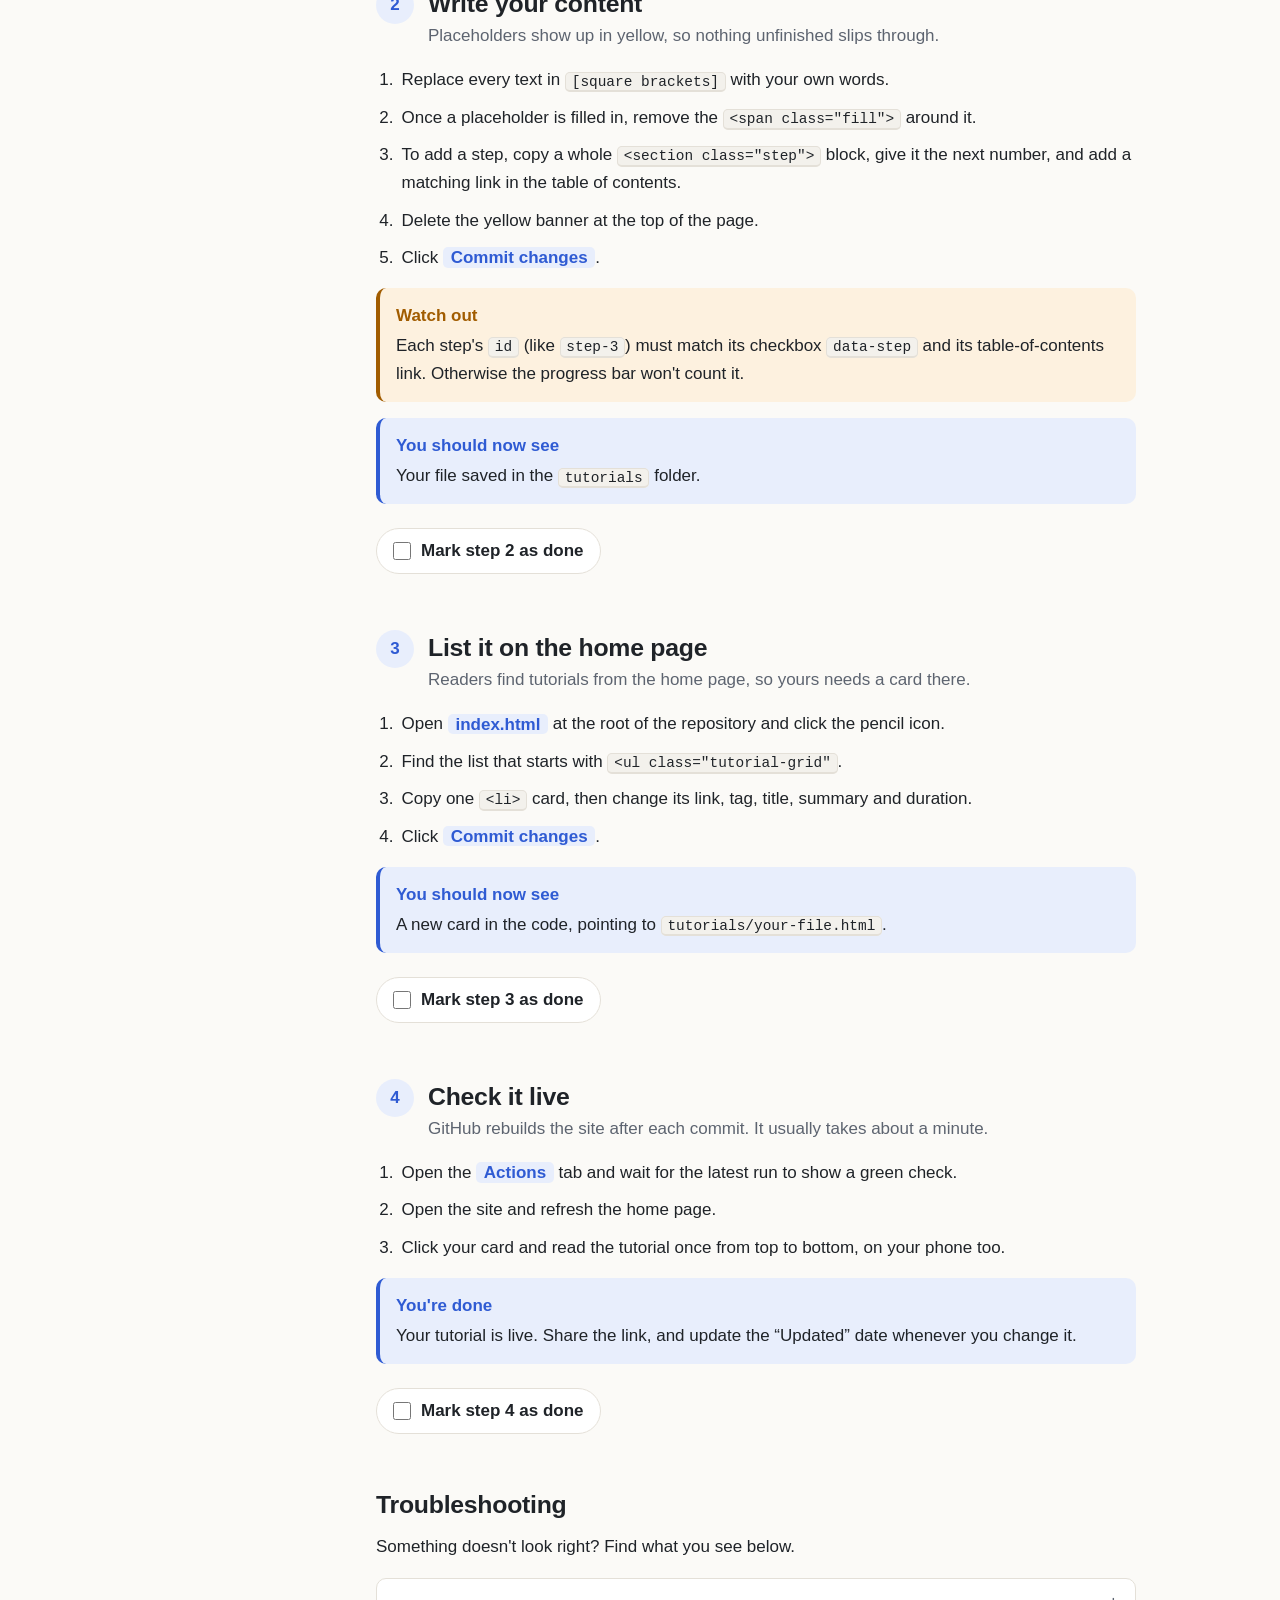
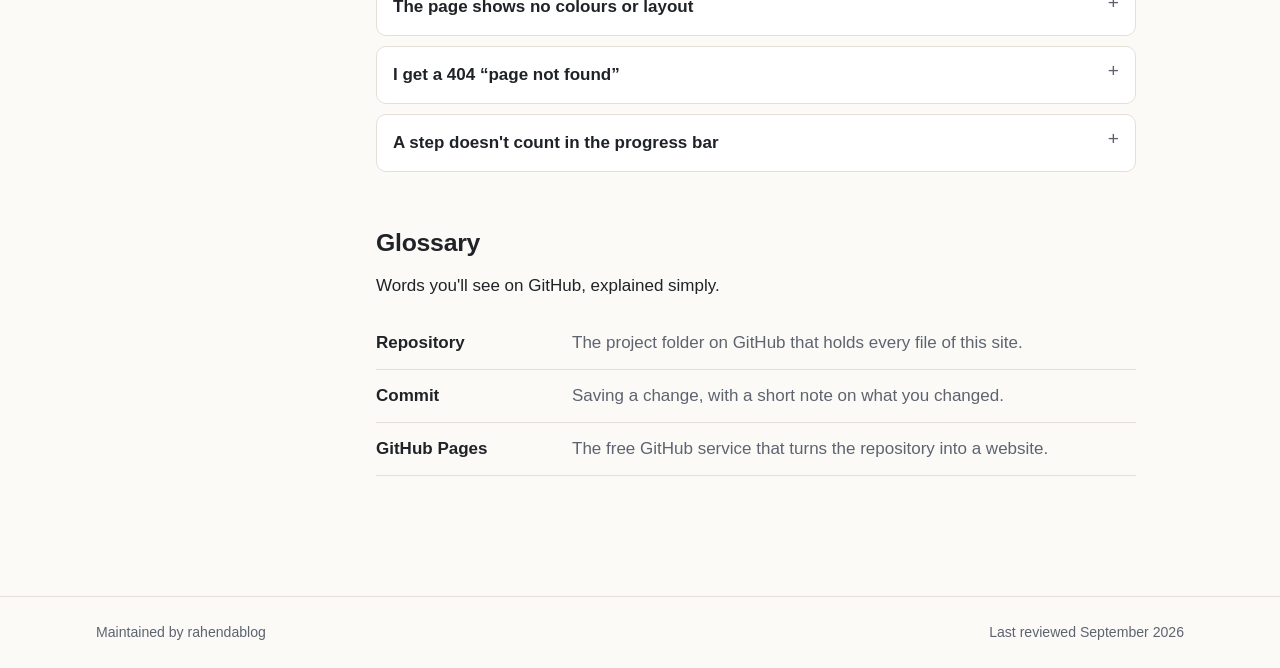
<file: tutorials/publish-a-tutorial.html>
<!doctype html>
<html lang="en">
<head>
<meta charset="utf-8">
<meta name="viewport" content="width=device-width, initial-scale=1">
<title>Publish a Tutorial</title>
<meta name="description" content="Add a new one-page tutorial to this site using only the GitHub website. No code editor needed.">
<link rel="stylesheet" href="../assets/css/theme.css">
</head>
<body>

<header class="topbar">
  <div class="topbar-inner">
    <a class="back" href="../" aria-label="All tutorials">← All</a>
    <a class="brand" href="#top">Publish a tutorial</a>
    <div class="progress" aria-live="polite">
      <div class="progress-track"><div class="progress-bar" id="progressBar"></div></div>
      <span class="progress-label" id="progressLabel">0 of 4 steps</span>
    </div>
    <button class="theme-toggle" id="themeToggle" type="button" aria-label="Toggle dark mode">Theme</button>
  </div>
</header>

<div class="layout" id="top">

  <nav class="toc" aria-label="On this page">
    <p>On this page</p>
    <ol>
      <li><a href="#overview">Overview</a></li>
      <li><a href="#before">Before you start</a></li>
      <li><a href="#step-1">1. Copy the template</a></li>
      <li><a href="#step-2">2. Write your content</a></li>
      <li><a href="#step-3">3. List it on the home page</a></li>
      <li><a href="#step-4">4. Check it live</a></li>
      <li><a href="#troubleshooting">Troubleshooting</a></li>
      <li><a href="#glossary">Glossary</a></li>
    </ol>
  </nav>

  <main>

    <section id="overview">
      <div class="eyebrow">Example tutorial</div>
      <h1>How to publish a new tutorial on this site</h1>
      <p class="lede">Add a one-page tutorial like this one, straight from the GitHub website. You won't need to install anything.</p>
      <ul class="meta">
        <li>⏱ <strong>15 min</strong></li>
        <li>🎯 <strong>No technical skills needed</strong></li>
        <li>🗓 Updated <strong>September 2026</strong></li>
      </ul>
    </section>

    <section aria-labelledby="learn-title">
      <h2 id="learn-title">What you'll be able to do</h2>
      <ul class="goals">
        <li><strong>Create a tutorial page</strong><span>Start from a template that already has the layout, progress bar and dark mode.</span></li>
        <li><strong>Fill it in</strong><span>Replace the yellow placeholders with your own steps.</span></li>
        <li><strong>Publish it</strong><span>Make it appear on the home page for everyone.</span></li>
      </ul>
    </section>

    <section id="before">
      <h2>Before you start</h2>
      <p>Check that you have these before you begin:</p>
      <div class="card">
        <ul class="checklist">
          <li><input type="checkbox" id="pre-1" data-persist><label for="pre-1"><strong>A GitHub account.</strong> Sign up for free at github.com.</label></li>
          <li><input type="checkbox" id="pre-2" data-persist><label for="pre-2"><strong>Write access to this repository.</strong> Ask the repository owner to add you as a collaborator.</label></li>
          <li><input type="checkbox" id="pre-3" data-persist><label for="pre-3"><strong>Your tutorial outline.</strong> A title, the steps in order and a few screenshots.</label></li>
        </ul>
      </div>
    </section>

    <section class="step" id="step-1">
      <div class="step-head">
        <div class="step-num">1</div>
        <div>
          <h2>Copy the template</h2>
          <p class="step-why">The template already contains every section a good tutorial needs.</p>
        </div>
      </div>
      <ol class="instructions">
        <li>Open the repository on GitHub and go into the <span class="btn-label">tutorials</span> folder.</li>
        <li>Open <span class="btn-label">_template.html</span>, then click the <span class="btn-label">Copy raw file</span> icon.</li>
        <li>Go back to the folder, click <span class="btn-label">Add file</span> → <span class="btn-label">Create new file</span>.</li>
        <li>Name it with lowercase words and dashes, for example <kbd>set-up-alerts.html</kbd>, and paste the template.</li>
      </ol>
      <div class="callout tip">
        <span class="callout-title">Tip</span>
        <p>The file name becomes part of the web address, so keep it short and descriptive.</p>
      </div>
      <div class="callout result">
        <span class="callout-title">You should now see</span>
        <p>A new file in the editor, full of placeholders in square brackets.</p>
      </div>
      <label class="done-toggle"><input type="checkbox" data-step="step-1"> Mark step 1 as done</label>
    </section>

    <section class="step" id="step-2">
      <div class="step-head">
        <div class="step-num">2</div>
        <div>
          <h2>Write your content</h2>
          <p class="step-why">Placeholders show up in yellow, so nothing unfinished slips through.</p>
        </div>
      </div>
      <ol class="instructions">
        <li>Replace every text in <kbd>[square brackets]</kbd> with your own words.</li>
        <li>Once a placeholder is filled in, remove the <kbd>&lt;span class="fill"&gt;</kbd> around it.</li>
        <li>To add a step, copy a whole <kbd>&lt;section class="step"&gt;</kbd> block, give it the next number, and add a matching link in the table of contents.</li>
        <li>Delete the yellow banner at the top of the page.</li>
        <li>Click <span class="btn-label">Commit changes</span>.</li>
      </ol>
      <div class="callout warn">
        <span class="callout-title">Watch out</span>
        <p>Each step's <kbd>id</kbd> (like <kbd>step-3</kbd>) must match its checkbox <kbd>data-step</kbd> and its table-of-contents link. Otherwise the progress bar won't count it.</p>
      </div>
      <div class="callout result">
        <span class="callout-title">You should now see</span>
        <p>Your file saved in the <kbd>tutorials</kbd> folder.</p>
      </div>
      <label class="done-toggle"><input type="checkbox" data-step="step-2"> Mark step 2 as done</label>
    </section>

    <section class="step" id="step-3">
      <div class="step-head">
        <div class="step-num">3</div>
        <div>
          <h2>List it on the home page</h2>
          <p class="step-why">Readers find tutorials from the home page, so yours needs a card there.</p>
        </div>
      </div>
      <ol class="instructions">
        <li>Open <span class="btn-label">index.html</span> at the root of the repository and click the pencil icon.</li>
        <li>Find the list that starts with <kbd>&lt;ul class="tutorial-grid"</kbd>.</li>
        <li>Copy one <kbd>&lt;li&gt;</kbd> card, then change its link, tag, title, summary and duration.</li>
        <li>Click <span class="btn-label">Commit changes</span>.</li>
      </ol>
      <div class="callout result">
        <span class="callout-title">You should now see</span>
        <p>A new card in the code, pointing to <kbd>tutorials/your-file.html</kbd>.</p>
      </div>
      <label class="done-toggle"><input type="checkbox" data-step="step-3"> Mark step 3 as done</label>
    </section>

    <section class="step" id="step-4">
      <div class="step-head">
        <div class="step-num">4</div>
        <div>
          <h2>Check it live</h2>
          <p class="step-why">GitHub rebuilds the site after each commit. It usually takes about a minute.</p>
        </div>
      </div>
      <ol class="instructions">
        <li>Open the <span class="btn-label">Actions</span> tab and wait for the latest run to show a green check.</li>
        <li>Open the site and refresh the home page.</li>
        <li>Click your card and read the tutorial once from top to bottom, on your phone too.</li>
      </ol>
      <div class="callout result">
        <span class="callout-title">You're done</span>
        <p>Your tutorial is live. Share the link, and update the “Updated” date whenever you change it.</p>
      </div>
      <label class="done-toggle"><input type="checkbox" data-step="step-4"> Mark step 4 as done</label>
    </section>

    <section id="troubleshooting">
      <h2>Troubleshooting</h2>
      <p>Something doesn't look right? Find what you see below.</p>
      <details>
        <summary>The page shows no colours or layout</summary>
        <div>The stylesheet link is broken. Make sure the file is directly inside the <kbd>tutorials</kbd> folder and still has <kbd>href="../assets/css/theme.css"</kbd>.</div>
      </details>
      <details>
        <summary>I get a 404 “page not found”</summary>
        <div>Wait a minute for the build to finish, then check the web address matches the file name exactly, including <kbd>.html</kbd>.</div>
      </details>
      <details>
        <summary>A step doesn't count in the progress bar</summary>
        <div>Its checkbox is missing <kbd>data-step</kbd>, or the value doesn't match the step's <kbd>id</kbd>.</div>
      </details>
    </section>

    <section id="glossary">
      <h2>Glossary</h2>
      <p>Words you'll see on GitHub, explained simply.</p>
      <dl>
        <div><dt>Repository</dt><dd>The project folder on GitHub that holds every file of this site.</dd></div>
        <div><dt>Commit</dt><dd>Saving a change, with a short note on what you changed.</dd></div>
        <div><dt>GitHub Pages</dt><dd>The free GitHub service that turns the repository into a website.</dd></div>
      </dl>
    </section>

  </main>
</div>

<footer>
  <div class="inner">
    <span>Maintained by rahendablog</span>
    <span>Last reviewed September 2026</span>
  </div>
</footer>

<script src="../assets/js/tutorial.js"></script>
</body>
</html>
</file>
<file: assets/css/theme.css>
/* ---------- Theme tokens ---------- */
:root {
  --bg: #fbfaf7;
  --surface: #ffffff;
  --surface-2: #f3f1ec;
  --text: #1f2328;
  --muted: #5d6470;
  --border: #e4e0d8;
  --accent: #2f5bd3;
  --accent-soft: #e8eefc;
  --tip: #1f7a4d;
  --tip-soft: #e6f4ec;
  --warn: #a15c00;
  --warn-soft: #fdf1df;
  --fill: #fff2a8;
  --fill-text: #5a4a00;
  --done: #1f7a4d;
  --radius: 12px;
  --shadow: 0 1px 2px rgba(20, 20, 20, .04), 0 4px 16px rgba(20, 20, 20, .04);
}
@media (prefers-color-scheme: dark) {
  :root:not([data-theme="light"]) {
    --bg: #14161a;
    --surface: #1b1e23;
    --surface-2: #23272e;
    --text: #e7e9ec;
    --muted: #9aa2ad;
    --border: #2e333b;
    --accent: #7ea2ff;
    --accent-soft: #1f2a44;
    --tip: #5fcf94;
    --tip-soft: #17302a;
    --warn: #f0b35a;
    --warn-soft: #3a2c16;
    --fill: #4a4212;
    --fill-text: #fff0a0;
    --done: #5fcf94;
    --shadow: none;
  }
}
:root[data-theme="dark"] {
  --bg: #14161a;
  --surface: #1b1e23;
  --surface-2: #23272e;
  --text: #e7e9ec;
  --muted: #9aa2ad;
  --border: #2e333b;
  --accent: #7ea2ff;
  --accent-soft: #1f2a44;
  --tip: #5fcf94;
  --tip-soft: #17302a;
  --warn: #f0b35a;
  --warn-soft: #3a2c16;
  --fill: #4a4212;
  --fill-text: #fff0a0;
  --done: #5fcf94;
  --shadow: none;
}

/* ---------- Base ---------- */
*, *::before, *::after { box-sizing: border-box; }
html { scroll-behavior: smooth; scroll-padding-top: 76px; }
body {
  margin: 0;
  background: var(--bg);
  color: var(--text);
  font: 17px/1.65 -apple-system, BlinkMacSystemFont, "Segoe UI", Roboto, "Helvetica Neue", Arial, sans-serif;
  -webkit-font-smoothing: antialiased;
}
h1, h2, h3 { line-height: 1.25; margin: 0 0 .5em; letter-spacing: -.01em; }
h1 { font-size: clamp(1.9rem, 4.5vw, 2.7rem); }
h2 { font-size: 1.55rem; }
h3 { font-size: 1.1rem; }
p { margin: 0 0 1em; }
a { color: var(--accent); }
img { max-width: 100%; height: auto; border-radius: 8px; }
kbd {
  font: .85em ui-monospace, SFMono-Regular, Menlo, monospace;
  background: var(--surface-2); border: 1px solid var(--border);
  border-bottom-width: 2px; border-radius: 5px; padding: .05em .4em;
}
.btn-label {
  font-weight: 600; background: var(--accent-soft); color: var(--accent);
  padding: .05em .45em; border-radius: 5px; white-space: nowrap;
}

/* Highlighted placeholder text: remove the class once you have filled it in */
.fill { background: var(--fill); color: var(--fill-text); border-radius: 4px; padding: 0 .25em; }

/* ---------- Top bar ---------- */
.topbar {
  position: sticky; top: 0; z-index: 10;
  background: color-mix(in srgb, var(--bg) 88%, transparent);
  backdrop-filter: blur(8px);
  border-bottom: 1px solid var(--border);
}
.topbar-inner {
  max-width: 1120px; margin: 0 auto; padding: 12px 16px;
  display: flex; align-items: center; gap: 16px;
}
.brand { font-weight: 700; text-decoration: none; color: var(--text); white-space: nowrap; }
.progress { flex: 1; display: flex; align-items: center; gap: 10px; min-width: 0; }
.progress-track { flex: 1; height: 6px; background: var(--surface-2); border-radius: 99px; overflow: hidden; }
.progress-bar { height: 100%; width: 0; background: var(--done); transition: width .3s ease; }
.progress-label { font-size: .85rem; color: var(--muted); white-space: nowrap; }
.theme-toggle {
  background: none; border: 1px solid var(--border); color: var(--text);
  border-radius: 8px; padding: 4px 10px; font: inherit; font-size: .85rem; cursor: pointer;
}

/* ---------- Layout ---------- */
.layout {
  max-width: 1120px; margin: 0 auto; padding: 32px 16px 64px;
  display: grid; grid-template-columns: 1fr; gap: 40px;
}
@media (min-width: 960px) {
  .layout { grid-template-columns: 240px minmax(0, 1fr); }
}
.toc { display: none; }
@media (min-width: 960px) {
  .toc { display: block; position: sticky; top: 84px; align-self: start; font-size: .92rem; }
}
.toc p { font-size: .75rem; text-transform: uppercase; letter-spacing: .08em; color: var(--muted); margin-bottom: .6em; }
.toc ol { list-style: none; margin: 0; padding: 0; }
.toc a {
  display: flex; align-items: center; gap: 8px; padding: 5px 10px; border-radius: 8px;
  color: var(--muted); text-decoration: none; border-left: 2px solid transparent;
}
.toc a:hover { color: var(--text); background: var(--surface-2); }
.toc a.active { color: var(--text); border-left-color: var(--accent); background: var(--surface-2); }
.toc a.is-done::after { content: "✓"; margin-left: auto; color: var(--done); font-weight: 700; }
main { min-width: 0; max-width: 760px; }
section { margin-bottom: 56px; }

/* ---------- Hero ---------- */
.eyebrow { font-size: .8rem; font-weight: 600; text-transform: uppercase; letter-spacing: .1em; color: var(--accent); margin-bottom: .6em; }
.lede { font-size: 1.15rem; color: var(--muted); max-width: 60ch; }
.meta { display: flex; flex-wrap: wrap; gap: 8px; margin: 20px 0 0; padding: 0; list-style: none; }
.meta li {
  font-size: .88rem; background: var(--surface); border: 1px solid var(--border);
  border-radius: 99px; padding: 4px 12px; color: var(--muted);
}
.meta strong { color: var(--text); font-weight: 600; }

/* ---------- Cards ---------- */
.card {
  background: var(--surface); border: 1px solid var(--border); border-radius: var(--radius);
  padding: 24px; box-shadow: var(--shadow);
}
.goals { display: grid; gap: 12px; grid-template-columns: repeat(auto-fit, minmax(200px, 1fr)); margin: 0; padding: 0; list-style: none; }
.goals li { background: var(--surface); border: 1px solid var(--border); border-radius: var(--radius); padding: 16px; }
.goals li strong { display: block; margin-bottom: 4px; }
.goals li span { color: var(--muted); font-size: .95rem; }

.checklist { list-style: none; margin: 0; padding: 0; }
.checklist li { display: flex; gap: 12px; padding: 10px 0; border-bottom: 1px solid var(--border); }
.checklist li:last-child { border-bottom: 0; }
.checklist input { width: 18px; height: 18px; margin-top: 4px; accent-color: var(--done); flex-shrink: 0; }

/* ---------- Steps ---------- */
.step { position: relative; }
.step-head { display: flex; align-items: flex-start; gap: 14px; margin-bottom: 12px; }
.step-num {
  flex-shrink: 0; width: 38px; height: 38px; border-radius: 50%;
  display: grid; place-items: center; font-weight: 700;
  background: var(--accent-soft); color: var(--accent);
}
.step.is-done .step-num { background: var(--tip-soft); color: var(--done); }
.step-head h2 { margin: 3px 0 2px; }
.step-why { color: var(--muted); margin: 0; }
.instructions { padding-left: 1.3em; margin: 16px 0; }
.instructions li { margin-bottom: .55em; padding-left: .2em; }

figure { margin: 20px 0; }
.shot {
  border: 2px dashed var(--border); border-radius: var(--radius); background: var(--surface-2);
  aspect-ratio: 16 / 9; display: grid; place-items: center; text-align: center;
  color: var(--muted); font-size: .95rem; padding: 16px;
}
figcaption { font-size: .88rem; color: var(--muted); margin-top: 8px; }

.callout { border-radius: 10px; padding: 14px 16px; margin: 16px 0; border-left: 4px solid; }
.callout p:last-child { margin-bottom: 0; }
.callout-title { font-weight: 700; display: block; margin-bottom: 2px; }
.callout.tip { background: var(--tip-soft); border-color: var(--tip); }
.callout.tip .callout-title { color: var(--tip); }
.callout.warn { background: var(--warn-soft); border-color: var(--warn); }
.callout.warn .callout-title { color: var(--warn); }
.callout.result { background: var(--accent-soft); border-color: var(--accent); }
.callout.result .callout-title { color: var(--accent); }

.done-toggle {
  display: inline-flex; align-items: center; gap: 10px; margin-top: 8px;
  font-weight: 600; cursor: pointer; user-select: none;
  border: 1px solid var(--border); background: var(--surface); border-radius: 99px; padding: 8px 16px;
}
.done-toggle input { width: 18px; height: 18px; accent-color: var(--done); margin: 0; }
.step.is-done .done-toggle { border-color: var(--done); color: var(--done); }

/* ---------- Troubleshooting / FAQ ---------- */
details {
  background: var(--surface); border: 1px solid var(--border); border-radius: 10px;
  margin-bottom: 10px; padding: 0 16px;
}
summary { cursor: pointer; padding: 14px 0; font-weight: 600; list-style: none; display: flex; justify-content: space-between; gap: 12px; }
summary::-webkit-details-marker { display: none; }
summary::after { content: "+"; color: var(--muted); font-weight: 400; font-size: 1.2rem; line-height: 1; }
details[open] summary::after { content: "−"; }
details > div { padding-bottom: 14px; color: var(--text); }

/* ---------- Glossary ---------- */
dl { margin: 0; display: grid; gap: 0; }
dl > div { display: grid; grid-template-columns: 1fr; gap: 2px; padding: 12px 0; border-bottom: 1px solid var(--border); }
@media (min-width: 640px) { dl > div { grid-template-columns: 180px 1fr; gap: 16px; } }
dt { font-weight: 700; }
dd { margin: 0; color: var(--muted); }

/* ---------- Help ---------- */
.help-grid { display: grid; gap: 12px; grid-template-columns: repeat(auto-fit, minmax(210px, 1fr)); }
.help-grid a { text-decoration: none; color: inherit; }
.help-grid .card { height: 100%; padding: 18px; transition: border-color .15s; }
.help-grid a:hover .card { border-color: var(--accent); }
.help-grid strong { display: block; color: var(--accent); margin-bottom: 4px; }
.help-grid span { color: var(--muted); font-size: .95rem; }

footer { border-top: 1px solid var(--border); color: var(--muted); font-size: .88rem; }
footer .inner { max-width: 1120px; margin: 0 auto; padding: 24px 16px; display: flex; flex-wrap: wrap; justify-content: space-between; gap: 8px; }

/* ---------- Back link (tutorial pages) ---------- */
.back { color: var(--muted); text-decoration: none; font-size: .9rem; white-space: nowrap; }
.back:hover { color: var(--accent); }

/* ---------- Home page ---------- */
.home { max-width: 1120px; margin: 0 auto; padding: 56px 16px 72px; }
.home-hero { max-width: 720px; margin-bottom: 40px; }
.home-tools { display: flex; flex-wrap: wrap; gap: 12px; align-items: center; justify-content: space-between; margin-bottom: 20px; }
.home-tools h2 { margin: 0; }
.search {
  font: inherit; font-size: .95rem; color: var(--text); background: var(--surface);
  border: 1px solid var(--border); border-radius: 10px; padding: 8px 12px; width: min(100%, 280px);
}
.search:focus { outline: 2px solid var(--accent); outline-offset: 1px; border-color: transparent; }
.tutorial-grid { display: grid; gap: 16px; grid-template-columns: repeat(auto-fill, minmax(280px, 1fr)); margin: 0; padding: 0; list-style: none; }
.tutorial-grid a { text-decoration: none; color: inherit; display: block; height: 100%; }
.tutorial-grid .card { height: 100%; display: flex; flex-direction: column; gap: 8px; transition: border-color .15s, transform .15s; }
.tutorial-grid a:hover .card, .tutorial-grid a:focus-visible .card { border-color: var(--accent); transform: translateY(-2px); }
.tutorial-grid h3 { margin: 0; font-size: 1.15rem; }
.tutorial-grid p { color: var(--muted); margin: 0; font-size: .95rem; flex: 1; }
.tag { align-self: flex-start; font-size: .75rem; font-weight: 600; text-transform: uppercase; letter-spacing: .06em; color: var(--accent); background: var(--accent-soft); border-radius: 99px; padding: 2px 10px; }
.card-meta { font-size: .85rem; color: var(--muted); }
.empty { color: var(--muted); }

/* Template banner: delete the whole <div class="template-note"> when done */
.template-note {
  background: var(--fill); color: var(--fill-text); font-size: .9rem;
  padding: 10px 16px; text-align: center;
}

@media print {
  .topbar, .toc, .done-toggle, .theme-toggle, .template-note { display: none !important; }
  .layout { display: block; padding: 0; }
  details { border: 0; padding: 0; }
  details > div { display: block; }
  body { background: #fff; color: #000; }
}
</file>
